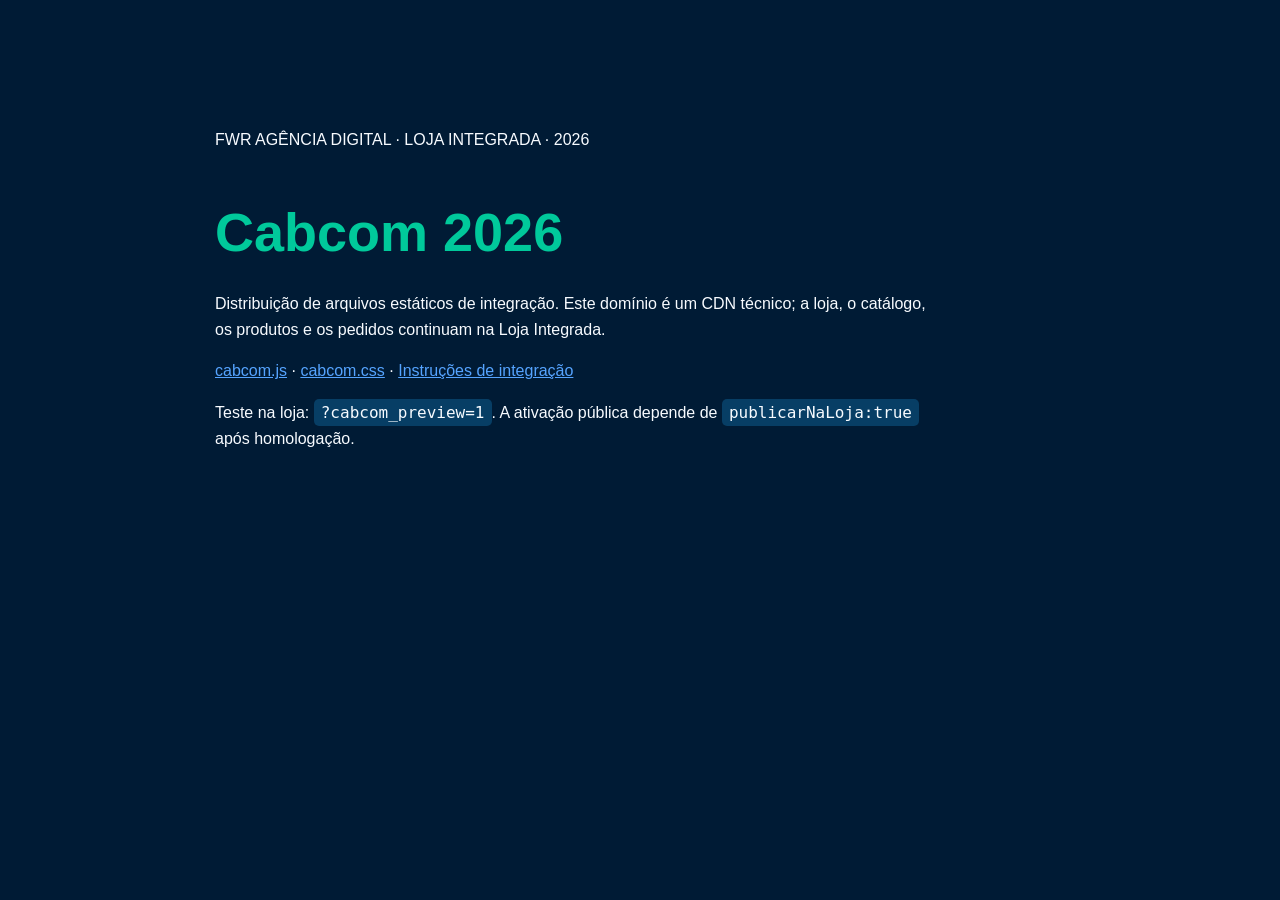
<file: Cabcom/index.html>
<!doctype html><html lang="pt-BR"><head><meta charset="utf-8"><meta name="viewport" content="width=device-width,initial-scale=1"><meta name="robots" content="noindex,nofollow"><title>Cabcom 2026 | FWR Agência Digital</title><style>body{margin:0;background:#001b35;color:#f7fbff;font:16px/1.6 Arial,sans-serif}.wrap{max-width:850px;margin:9vh auto;padding:30px}h1{font-size:clamp(34px,5vw,54px);color:#00c99b;margin-bottom:5px}a{color:#55a4ff}p{max-width:720px}code{background:#073e65;padding:4px 7px;border-radius:5px}</style></head><body><main class="wrap"><p>FWR AGÊNCIA DIGITAL · LOJA INTEGRADA · 2026</p><h1>Cabcom 2026</h1><p>Distribuição de arquivos estáticos de integração. Este domínio é um CDN técnico; a loja, o catálogo, os produtos e os pedidos continuam na Loja Integrada.</p><p><a href="./cabcom.js">cabcom.js</a> · <a href="./cabcom.css">cabcom.css</a> · <a href="./INTEGRACAO-LOJA-INTEGRADA.html">Instruções de integração</a></p><p>Teste na loja: <code>?cabcom_preview=1</code>. A ativação pública depende de <code>publicarNaLoja:true</code> após homologação.</p></main></body></html>
</file>
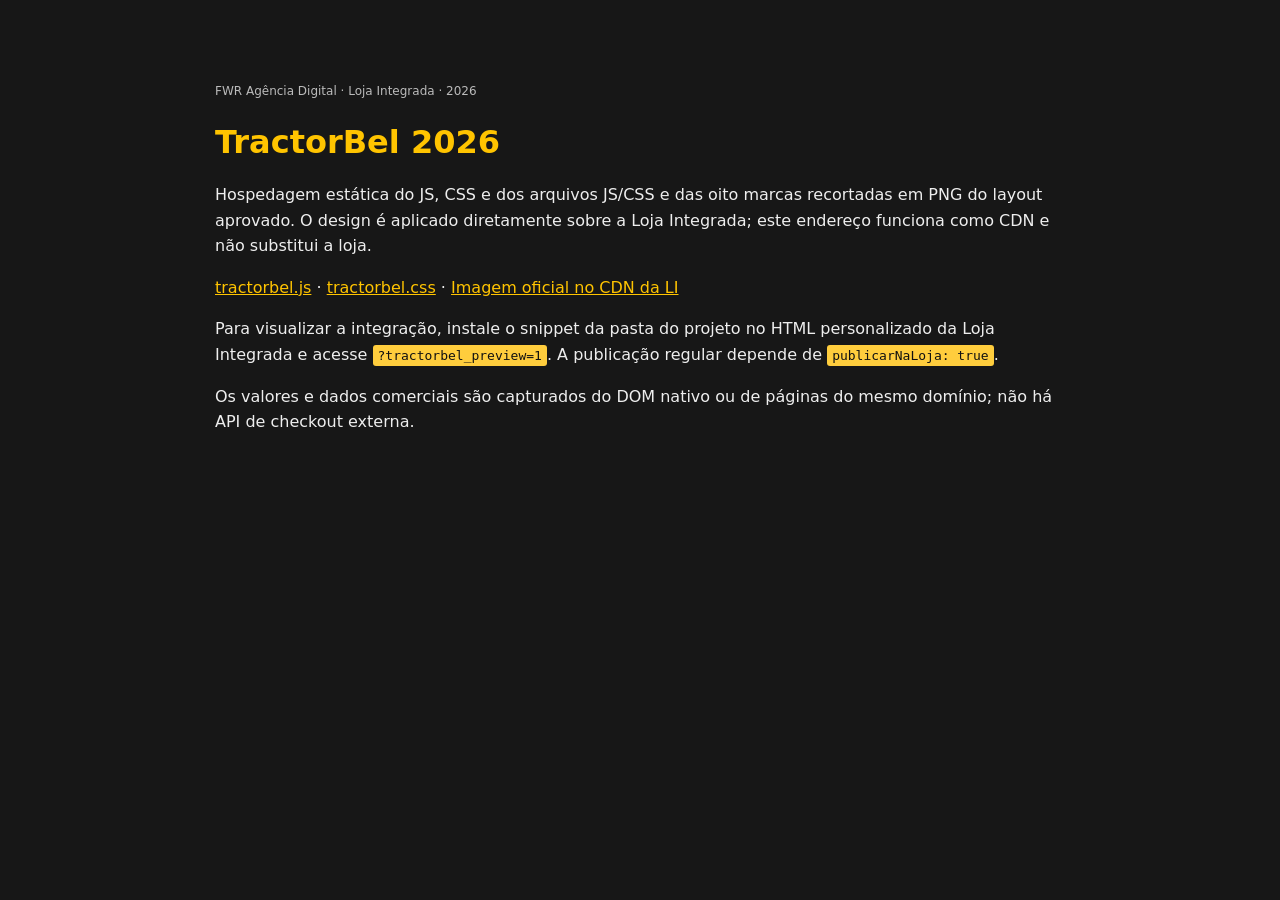
<file: TractorBel/index.html>
<!doctype html>
<html lang="pt-BR">
<head>
<meta charset="utf-8"><meta name="viewport" content="width=device-width,initial-scale=1">
<meta name="robots" content="noindex,nofollow">
<title>TractorBel 2026 · v1.9 — Arquivos de integração | FWR</title>
<style>body{font-family:system-ui,Arial,sans-serif;background:#171717;color:#eee;margin:0}.wrap{max-width:850px;margin:auto;padding:70px 25px}h1{color:#ffc400;font-size:32px}p{line-height:1.6}a{color:#ffc400}code{color:#111;background:#ffcd3d;padding:3px 5px;border-radius:3px}.tag{color:#bbb;font-size:12px}</style>
</head>
<body><main class="wrap"><p class="tag">FWR Agência Digital · Loja Integrada · 2026</p><h1>TractorBel 2026</h1><p>Hospedagem estática do JS, CSS e dos arquivos JS/CSS e das oito marcas recortadas em PNG do layout aprovado. O design é aplicado diretamente sobre a Loja Integrada; este endereço funciona como CDN e não substitui a loja.</p><p><a href="./tractorbel.js">tractorbel.js</a> · <a href="./tractorbel.css">tractorbel.css</a> · <a href="https://cdn.awsli.com.br/901/901888/arquivos/vendedores.jpg">Imagem oficial no CDN da LI</a></p><p>Para visualizar a integração, instale o snippet da pasta do projeto no HTML personalizado da Loja Integrada e acesse <code>?tractorbel_preview=1</code>. A publicação regular depende de <code>publicarNaLoja: true</code>.</p><p>Os valores e dados comerciais são capturados do DOM nativo ou de páginas do mesmo domínio; não há API de checkout externa.</p></main></body></html>
</file>
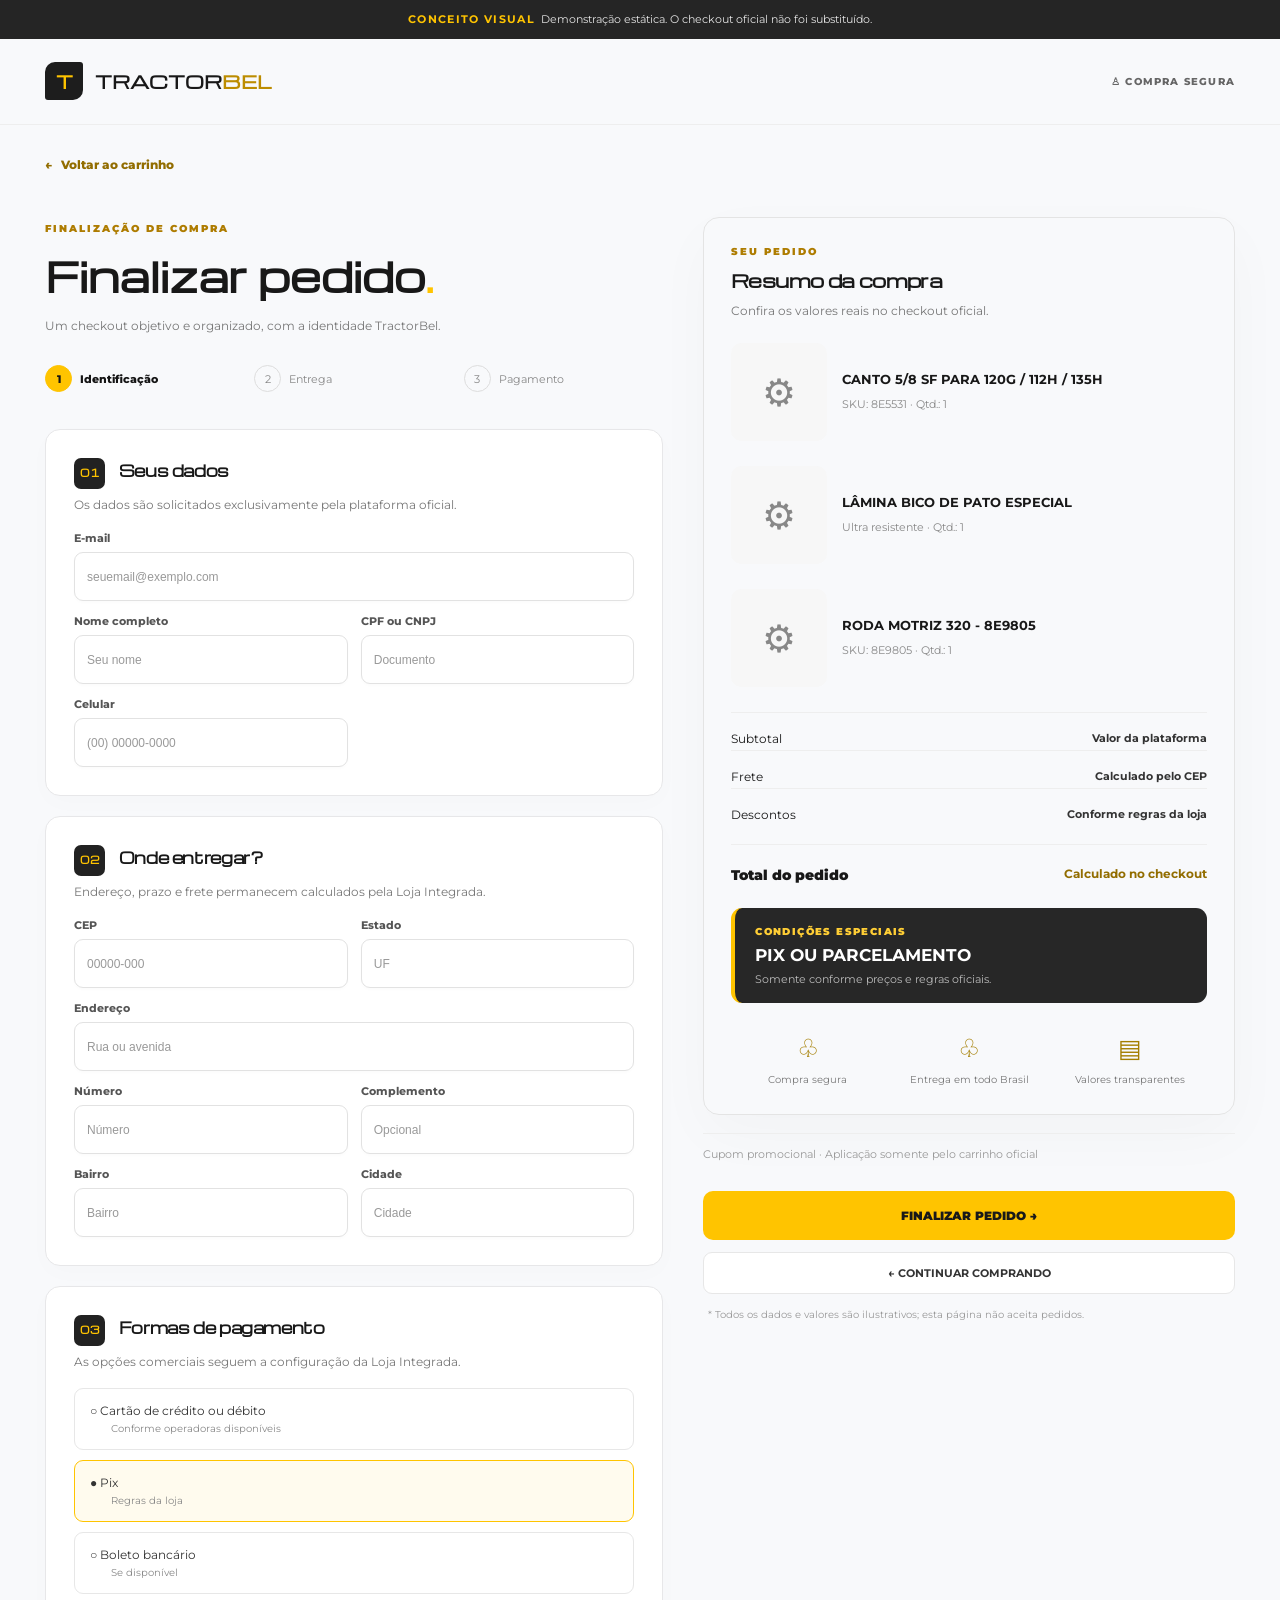
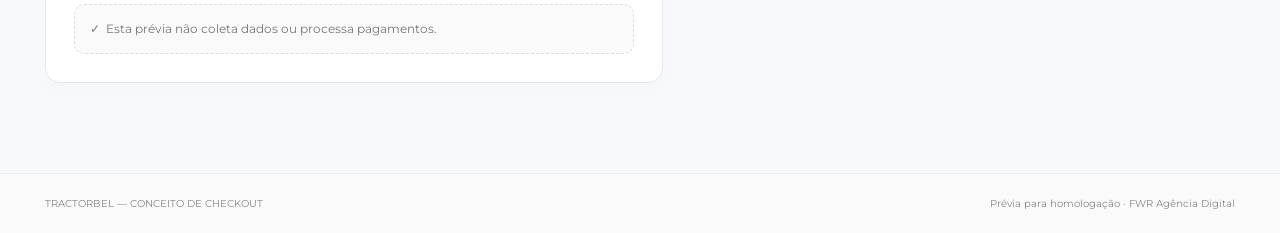
<file: TractorBel/checkout-preview.html>
<!doctype html>
<html lang="pt-BR"><head><meta charset="utf-8"><meta name="viewport" content="width=device-width,initial-scale=1">
<meta name="robots" content="noindex,nofollow"><title>TractorBel | Conceito visual de checkout</title>
<link rel="preconnect" href="https://fonts.googleapis.com">
<link rel="preconnect" href="https://fonts.gstatic.com" crossorigin>
<link href="https://fonts.googleapis.com/css2?family=Michroma&amp;family=Montserrat:ital,wght@0,100..900;1,100..900&amp;display=swap" rel="stylesheet">
<style>
:root{--y:#ffc400;--ink:#181818;--muted:#707070;--line:#e7e7e7}*{box-sizing:border-box}html{font-family:'Montserrat',Arial,sans-serif;-webkit-text-size-adjust:100%}body{margin:0;background:#fff;color:var(--ink)}a{color:inherit;text-decoration:none}.shell{width:min(1190px,calc(100% - 44px));margin:auto}.notice{background:#252525;color:#e3e3e3;padding:11px 20px;text-align:center;font-size:11px;line-height:1.5}.notice strong{color:var(--y);letter-spacing:.12em}.head{border-bottom:1px solid #eee}.head>div{height:85px;display:flex;align-items:center;justify-content:space-between}.brand{display:flex;gap:12px;align-items:center;letter-spacing:.12em;font-size:22px;font-weight:900}.brand i{font-style:normal;background:#1d1d1d;border-radius:10px 3px;width:38px;height:38px;display:grid;place-items:center;color:var(--y)}.brand b{color:#bc8c00}.secure{font-size:10px;letter-spacing:.12em;color:#666;font-weight:800}main{padding:32px 0 70px}.back{font-size:12px;font-weight:800;color:#926d00;margin:0 0 45px}.cols{display:grid;grid-template-columns:minmax(0,1fr) minmax(310px,420px);gap:clamp(36px,6vw,110px);align-items:start}.eyebrow{font-size:10px;font-weight:900;letter-spacing:.2em;color:#ae7c00}h1{font-size:clamp(33px,4vw,50px);letter-spacing:-.055em;margin:11px 0 10px;line-height:1.08}h1 em{color:var(--y);font-style:normal}.sub{font-size:12px;color:#777;line-height:1.55}.steps{display:flex;align-items:center;gap:10px;margin:30px 0 37px}.step{flex:1 1 0;display:flex;gap:8px;align-items:center;white-space:nowrap;font-size:11px;color:#888}.step span{display:grid;place-items:center;border:1px solid #ddd;border-radius:50%;width:27px;height:27px;flex:0 0 27px;font-size:11px}.step:first-child{color:#151515;font-weight:800}.step:first-child span{background:var(--y);border-color:var(--y)}.group{margin:0 0 32px}.group h2{font-size:18px;letter-spacing:-.025em;margin:0 0 7px}.group h2 i{display:inline-grid;place-items:center;font-style:normal;font-size:10px;background:#222;color:var(--y);width:31px;height:31px;border-radius:7px;margin-right:10px}.group p{margin:0 0 17px;font-size:12px;line-height:1.5;color:#777}.fields{display:grid;grid-template-columns:repeat(2,minmax(0,1fr));gap:13px}.fields label{display:block;font-size:11px;font-weight:750;color:#555}.fields label.wide{grid-column:1/-1}.fields input{width:100%;height:49px;margin-top:7px;padding:0 12px;border:1px solid #e2e2e2;border-radius:9px;background:#fff;color:#8a8a8a;box-shadow:0 2px 3px #00000004;font-size:12px;opacity:1;-webkit-text-fill-color:#999}.fields input::placeholder{color:#9a9a9a}.native{padding:15px;background:#fafafa;border:1px dashed #ddd;border-radius:10px;font-size:12px;color:#777;line-height:1.5}.cta{background:var(--y);border-radius:10px;min-height:57px;display:grid;place-items:center;text-align:center;font-weight:900;font-size:13px;color:#181818;opacity:.84;cursor:not-allowed;padding:12px}.footnote{text-align:center;font-size:10px;color:#888;line-height:1.5}.summary{padding:27px;border:1px solid #e4e4e4;border-radius:18px;box-shadow:0 20px 60px #00000007}.summary .eyebrow{display:block}.summary h2{font-size:22px;letter-spacing:-.035em;margin:9px 0}.summary .sub{margin:0 0 23px}.item{display:flex;align-items:center;gap:15px;padding:0 0 25px}.item .thumb{height:98px;width:96px;flex:0 0 96px;border-radius:10px;background:#f7f7f7;display:grid;place-items:center;font-size:38px;color:#888}.item strong{display:block;font-size:13px}.item small{display:block;font-size:11px;line-height:1.5;color:#888;margin-top:9px}.line{border-top:1px solid #eee;padding:18px 0 0;margin:0 0 4px;display:flex;justify-content:space-between;gap:12px;font-size:12px}.line strong{text-align:right;font-size:11px;max-width:60%;color:#333}.total{border-top:1px solid #eee;margin-top:22px;padding-top:21px;display:flex;justify-content:space-between;gap:12px;font-size:14px;font-weight:900}.total strong{font-size:12px;color:#926d00;text-align:right}.pix{margin-top:24px;background:#272727;border-radius:11px;border-left:4px solid var(--y);padding:17px 20px;color:#fff}.pix small{display:block;font-size:10px;letter-spacing:.14em;color:#ffce35;font-weight:900}.pix strong{display:block;font-size:17px;margin:7px 0}.pix p{margin:0;color:#bbb;font-size:11px}.trust{display:grid;grid-template-columns:repeat(3,1fr);gap:8px;margin-top:28px;text-align:center;color:#777;font-size:10px;line-height:1.4}.trust b{display:block;color:#a47e00;font-size:25px;font-weight:400;margin-bottom:7px}.alert{font-size:10px;color:#999;line-height:1.6;margin:13px 5px}.bottom{border-top:1px solid #eee;background:#fafafa;padding:23px 0;font-size:10px;color:#888}.bottom>div{display:flex;justify-content:space-between;flex-wrap:wrap;gap:10px}
@media(max-width:900px){.cols{grid-template-columns:minmax(0,1fr) minmax(280px,340px);gap:30px}.summary{padding:20px}}
@media(max-width:740px){.head>div{height:69px}.shell{width:min(650px,calc(100% - 30px))}.cols{display:flex;flex-direction:column;gap:35px}.cols>*{width:100%}.back{margin-bottom:28px}.steps{margin:25px 0 33px}.summary{padding:21px}main{padding:23px 0 47px}}
@media(max-width:430px){.brand{font-size:17px;gap:8px}.brand i{width:34px;height:34px}.secure{font-size:0}.secure:before{content:'🔒';font-size:17px}.step{font-size:9px;gap:6px}.step span{width:25px;height:25px;flex-basis:25px}.steps{gap:4px}h1{font-size:33px}.fields{gap:12px 10px}.item .thumb{width:76px;height:81px;flex-basis:76px}.trust{font-size:9px}}
html h1,html h2,html h3,html h4,html h5,html h6,html .brand{font-family:'Michroma',Arial,sans-serif!important;letter-spacing:0;line-height:1.45}html .brand{font-size:clamp(12px,1.4vw,18px)}html h1{font-size:clamp(24px,3.2vw,40px)}html .summary h2{font-size:18px}html .group h2{font-size:15px}@media(max-width:430px){html h1{font-size:23px}html .brand{font-size:11px}}

/* Referencia 2 colunas: dados à esquerda, resumo e CTA à direita */
body{background:#f8f9fb!important}
.cols{grid-template-columns:minmax(0,1fr) minmax(320px,.86fr);gap:clamp(20px,3.1vw,43px)}
.group{background:#fff;border:1px solid #e7e7e9;padding:clamp(17px,2.2vw,28px);border-radius:15px;margin:0 0 20px;box-shadow:0 7px 25px #00000004}
.summary{border-radius:16px}
.payment-choice{padding:14px 15px;border:1px solid #e7e7e7;border-radius:9px;margin:10px 0;color:#333;font-size:12px}
.payment-choice.active{border-color:#ffc400;background:#fffbee}
.payment-choice small{display:block;margin:4px 0 0 21px;color:#888;font-size:10px}
.preview-checkout-cta{background:#ffc400;border-radius:10px;margin-top:17px;padding:17px;text-align:center;font-weight:900;color:#191919;font-size:12px;cursor:not-allowed}
.preview-checkout-back{display:block;margin-top:12px;padding:13px;border:1px solid #e7e7e7;background:#fff;border-radius:9px;color:#333;text-align:center;font-weight:700;text-decoration:none;font-size:11px}
.preview-coupon{padding:13px 0;margin-top:18px;border-top:1px solid #eee;color:#999;font-size:11px}
@media(max-width:767px){.cols{grid-template-columns:minmax(0,1fr)}.group{padding:18px}.summary{padding:17px}}
</style></head><body>
<div class="notice"><strong>CONCEITO VISUAL</strong> &nbsp;Demonstração estática. O checkout oficial não foi substituído.</div>
<header class="head"><div class="shell"><a class="brand" href="https://www.lojatractorbel.com.br/" aria-label="Loja TractorBel"><i>T</i><span>TRACTOR<b>BEL</b></span></a><span class="secure">♙ COMPRA SEGURA</span></div></header>
<main class="shell"><div class="back"><a href="https://www.lojatractorbel.com.br/carrinho/index?tractorbel_preview=1">← &nbsp; Voltar ao carrinho</a></div><div class="cols">
<section><span class="eyebrow">FINALIZAÇÃO DE COMPRA</span><h1>Finalizar pedido<em>.</em></h1><p class="sub">Um checkout objetivo e organizado, com a identidade TractorBel.</p>
<div class="steps" aria-label="Etapas ilustrativas"><div class="step"><span>1</span> Identificação</div><div class="step"><span>2</span> Entrega</div><div class="step"><span>3</span> Pagamento</div></div>
<div class="group"><h2><i>01</i> Seus dados</h2><p>Os dados são solicitados exclusivamente pela plataforma oficial.</p><div class="fields">
<label class="wide">E-mail<input disabled placeholder="seuemail@exemplo.com"></label><label>Nome completo<input disabled placeholder="Seu nome"></label><label>CPF ou CNPJ<input disabled placeholder="Documento"></label><label>Celular<input disabled placeholder="(00) 00000-0000"></label></div></div>
<div class="group"><h2><i>02</i> Onde entregar?</h2><p>Endereço, prazo e frete permanecem calculados pela Loja Integrada.</p><div class="fields">
<label>CEP<input disabled placeholder="00000-000"></label><label>Estado<input disabled placeholder="UF"></label><label class="wide">Endereço<input disabled placeholder="Rua ou avenida"></label><label>Número<input disabled placeholder="Número"></label><label>Complemento<input disabled placeholder="Opcional"></label><label>Bairro<input disabled placeholder="Bairro"></label><label>Cidade<input disabled placeholder="Cidade"></label></div></div>
<div class="group"><h2><i>03</i> Formas de pagamento</h2><p>As opções comerciais seguem a configuração da Loja Integrada.</p><div class="payment-choice">○ Cartão de crédito ou débito<small>Conforme operadoras disponíveis</small></div><div class="payment-choice active">● Pix<small>Regras da loja</small></div><div class="payment-choice">○ Boleto bancário<small>Se disponível</small></div><div class="native">✓ &nbsp;Esta prévia não coleta dados ou processa pagamentos.</div></div>
</section>
<aside><div class="summary"><span class="eyebrow">SEU PEDIDO</span><h2>Resumo da compra</h2><p class="sub">Confira os valores reais no checkout oficial.</p>
<div class="item"><div class="thumb" aria-hidden="true">⚙</div><div><strong>CANTO 5/8 SF PARA 120G / 112H / 135H</strong><small>SKU: 8E5531 · Qtd.: 1</small></div></div><div class="item"><div class="thumb" aria-hidden="true">⚙</div><div><strong>LÂMINA BICO DE PATO ESPECIAL</strong><small>Ultra resistente · Qtd.: 1</small></div></div><div class="item"><div class="thumb" aria-hidden="true">⚙</div><div><strong>RODA MOTRIZ 320 - 8E9805</strong><small>SKU: 8E9805 · Qtd.: 1</small></div></div>
<div class="line"><span>Subtotal</span><strong>Valor da plataforma</strong></div><div class="line"><span>Frete</span><strong>Calculado pelo CEP</strong></div><div class="line"><span>Descontos</span><strong>Conforme regras da loja</strong></div><div class="total"><span>Total do pedido</span><strong>Calculado no checkout</strong></div>
<div class="pix"><small>CONDIÇÕES ESPECIAIS</small><strong>PIX OU PARCELAMENTO</strong><p>Somente conforme preços e regras oficiais.</p></div>
<div class="trust"><div><b>♧</b>Compra segura</div><div><b>♧</b>Entrega em todo Brasil</div><div><b>▤</b>Valores transparentes</div></div></div><div class="preview-coupon">Cupom promocional · Aplicação somente pelo carrinho oficial</div><div class="preview-checkout-cta" aria-disabled="true">FINALIZAR PEDIDO →</div><a class="preview-checkout-back" href="https://www.lojatractorbel.com.br/carrinho/index">← CONTINUAR COMPRANDO</a><p class="alert">* Todos os dados e valores são ilustrativos; esta página não aceita pedidos.</p></aside></div></main>
<footer class="bottom"><div class="shell"><span>TRACTORBEL — CONCEITO DE CHECKOUT</span><span>Prévia para homologação · FWR Agência Digital</span></div></footer>
</body></html>
</file>
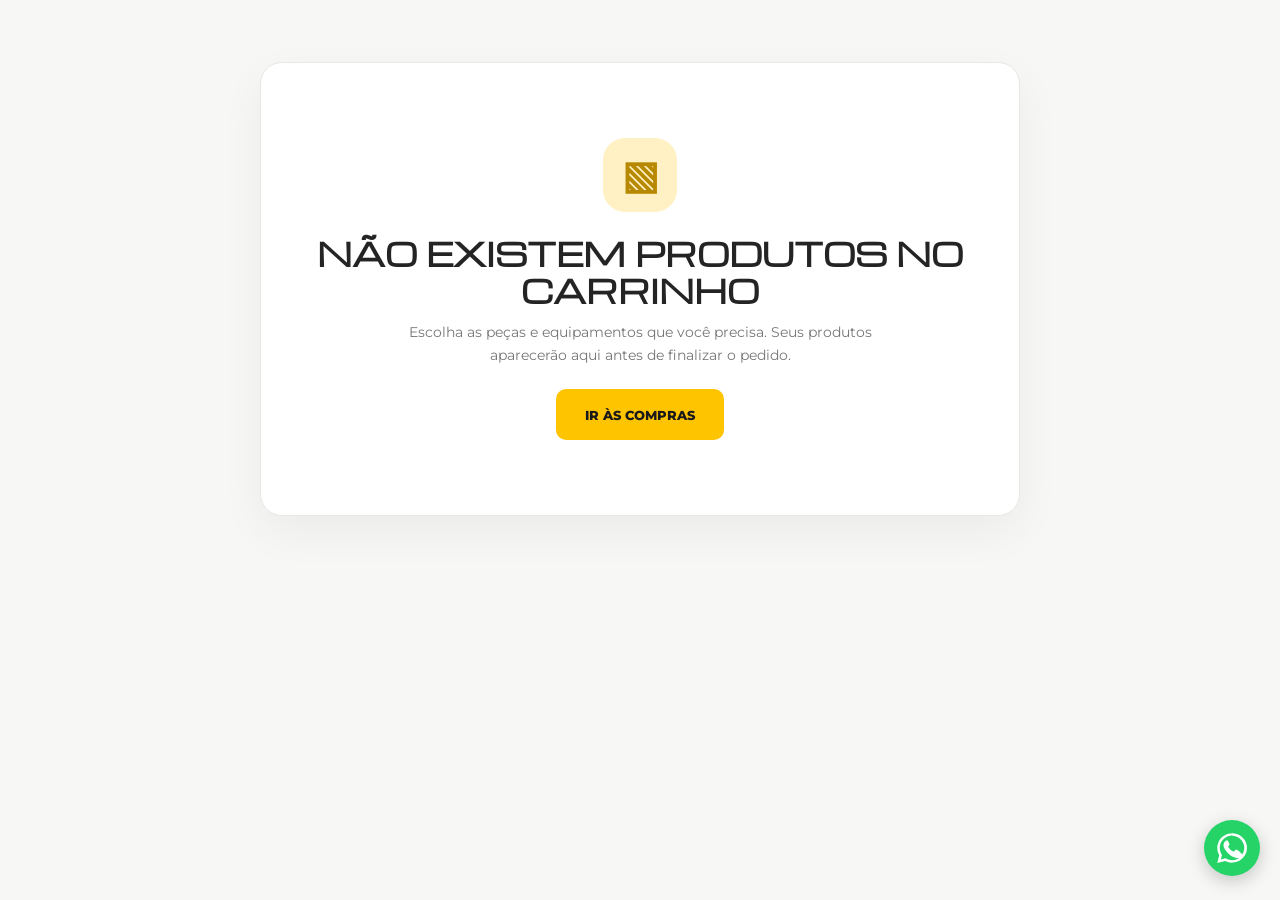
<file: TractorBel/tests/cart-empty-fixture-v115.html>
<!DOCTYPE html><html lang="pt-BR"><head><meta charset="utf-8"><meta name="viewport" content="width=device-width,initial-scale=1"><link rel="stylesheet" href="../tractorbel.css"><style>body{margin:0;font-family:Arial,sans-serif}</style></head><body class="pagina-carrinho"><main id="corpo"><div class="conteiner"><div class="secao-principal row-fluid sem-coluna"><div class="caixa-destaque"><h1>Não existem produtos no carrinho</h1><br><br><a href="/" class="botao principal">Ir às compras</a></div></div></div></main><script>window.TractorBelSettings={topo:{ativo:false},rodape:{ativo:false}};</script><script src="../tractorbel.js"></script></body></html>
</file>
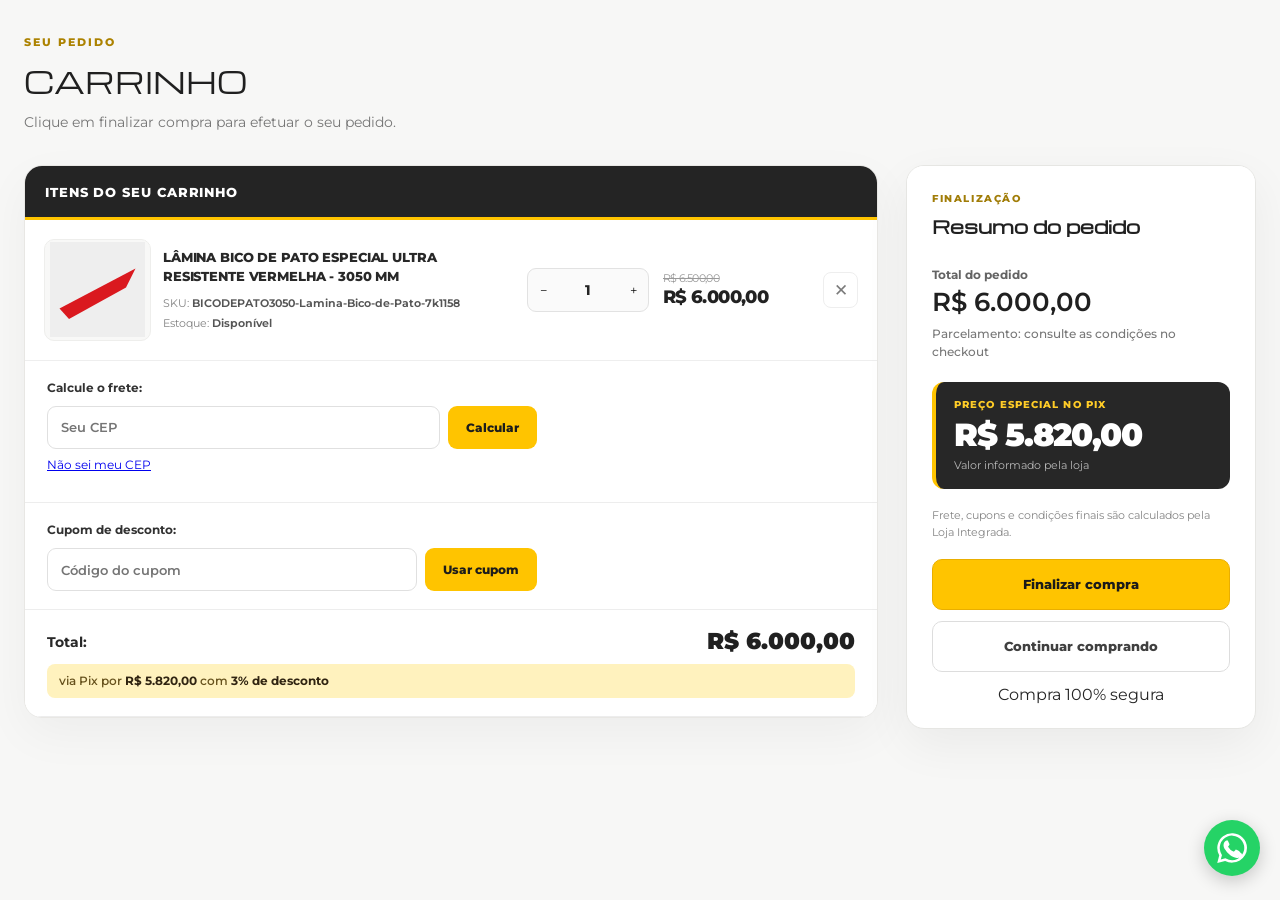
<file: TractorBel/tests/cart-fixture-v115.html>
<!DOCTYPE html><html lang="pt-BR"><head><meta charset="utf-8"><meta name="viewport" content="width=device-width,initial-scale=1"><title>Carrinho TractorBel — teste local</title><link rel="stylesheet" href="../tractorbel.css"><style>body{margin:0;font-family:Arial,sans-serif;color:#222} .conteiner{max-width:1200px;margin:auto} #corpo{padding:24px 0}.table{width:100%}.table td,.table th{padding:8px;border-bottom:1px solid #eee}.botao{display:inline-block;padding:12px;border:1px solid #ddd}.hidden-phone{display:table-row}.caixa-sombreada{padding:15px}.produto-info ul{padding-left:0;list-style:none}</style></head>
<body class="pagina-carrinho"><main id="corpo"><div class="conteiner"><div class="secao-principal row-fluid sem-coluna"><div class="finalizar-compra"><div class="cabecalho-interno row-fluid"><div class="span12"><h1 class="titulo cor-secundaria">Carrinho <small>Clique em finalizar compra para efetuar o seu pedido.</small></h1></div></div><div class="caixa-sombreada"><table class="table tabela-carrinho border-alpha"><thead><th colspan="2">Produto</th><th>Quantidade</th><th>Preço</th><th>Excluir</th></thead><tbody>
<tr data-produto-id="398845017" data-produto-quantidade="1"><td class="sem-borda conteiner-imagem"><div class="imagem"><a href="/lamina"><img src="data:image/svg+xml,%3Csvg xmlns='http://www.w3.org/2000/svg' width='100' height='100'%3E%3Crect width='100' height='100' fill='%23eeeeee'/%3E%3Cpath d='M10 70L90 28L80 48L20 81Z' fill='%23da191f'/%3E%3C/svg%3E" alt="Lâmina Vermelha"></a></div></td><td class="sem-borda"><div class="produto-info"><a href="/lamina" class="cor-secundaria">LÂMINA BICO DE PATO ESPECIAL ULTRA RESISTENTE VERMELHA - 3050 MM</a><ul><li><span>SKU: <strong>BICODEPATO3050-Lamina-Bico-de-Pato-7k1158</strong></span></li><li><span>Estoque: <strong>Disponível</strong></span></li></ul></div></td><td class="clearfix"><form action="/carrinho/produto/398845017/atualizar" method="post"><div class="quantidade"><a href="/quantidade/menos" class="cor-secundaria icon-minus">−</a><input type="hidden" name="quantidade_atual" value="1"><input type="text" class="input-mini" name="quantidade" value="1"><a href="/quantidade/mais" class="cor-secundaria icon-plus">+</a><button class="botao principal pequeno atualizar-quantidade">Atualizar quantidade</button></div></form></td><td class="col-item-unit-price" data-item-unit-valor="6000"><div class="preco-produto"><strong class="preco-promocional cor-principal titulo"><div class="preco-produto destaque-preco com-promocao"><div><s class="preco-venda titulo">R$ 6.500,00</s><strong class="preco-promocional cor-principal titulo">R$ 6.000,00</strong></div></div></strong></div></td><td><div class="excluir"><a href="/carrinho/produto/398845017/remover" class="icon-trash cor-secundaria">✕</a></div></td></tr>
<tr class="hidden-phone bg-dark"><td colspan="3">&nbsp;</td><td colspan="3"><div class="subtotal"><span>Subtotal:</span> <strong class="titulo cor-principal valor-subtotal" data-subtotal-valor="6000">R$ 6.000,00</strong></div></td></tr>
<tr class="bg-dark"><td colspan="3"><form class="form-horizontal" id="formCalcularFrete"><div class="control-group"><label class="control-label" for="calcularFrete"><b>Calcule o frete:</b></label><div class="controls"><div class="input-append"><input type="tel" id="calcularFrete" class="input-small input-cep" placeholder="Seu CEP"><button class="btn" id="btn-frete" type="submit">Calcular</button></div><span class="help-inline"><a href="/nao_sei_o_cep/">Não sei meu CEP</a></span></div></div></form></td><td colspan="2"><div class="formas-envio"><ul></ul></div></td></tr>
<tr class="bg-dark"><td colspan="3"><form class="form-horizontal" action="/carrinho/cupom/validar"><div class="control-group"><label for="usarCupom" class="control-label"><b>Cupom de desconto:</b></label><div class="controls"><div class="input-append"><input type="text" id="usarCupom" name="cupom" placeholder="Código do cupom"><button class="btn" id="btn-cupom" type="submit">Usar cupom</button></div></div></div></form></td><td colspan="3"></td></tr>
<tr class="bg-dark"><td colspan="6"><div class="total"><span>Total:</span> <strong class="titulo cor-principal valor-total" data-total-valor="6.000,00">R$ 6.000,00</strong></div><div class="valores-descontos"><div class="descontos avista"><span>via Pix por <strong class="cor-principal titulo font-15">R$ 5.820,00</strong> com <strong>3% de desconto</strong></span></div></div></td></tr>
</tbody></table></div><div id="li-box-payment-minimum-value" class="alert" style="display:none">Mensagem da plataforma</div><form action="/checkout/redirect/" method="post"><div class="acao-editar row-fluid"><div class="span12"><a href="/" class="botao">Continuar comprando</a><button class="botao principal grande" type="submit"><i class="icon-ok"></i> Finalizar compra</button></div><div class="selo-ssl hidden-phone">Compra 100% segura</div></div></form></div></div></div></main>
<script>window.TractorBelSettings={topo:{ativo:false},home:{ativo:false},rodape:{ativo:false},catalogo:{ativo:false},produto:{ativo:false}};document.addEventListener('submit',e=>{if(e.target.closest('form')){e.preventDefault();window.__lastForm=e.target.getAttribute('action')||e.target.id}},true);document.addEventListener('click',e=>{if(e.target.closest('.quantidade a,.excluir a')){e.preventDefault();window.__lastLink=e.target.closest('a').getAttribute('href')}},true)</script><script src="../tractorbel.js"></script></body></html>
</file>
<file: TractorBel/tractorbel.css>
@import url('https://fonts.googleapis.com/css2?family=Michroma&family=Montserrat:ital,wght@0,100..900;1,100..900&display=swap');
/* TractorBel 2026 - FWR Agencia Digital v1.9.0 - CSS escopado */
:root{--tb26-yellow:#ffbc00;--tb26-yellow-strong:#ffc400;--tb26-dark:#191919;--tb26-ink:#252525;--tb26-muted:#929292;--tb26-width:1760px;--tb26-gutter:clamp(16px,4vw,70px)}
.tb26-active{overflow-x:clip}
.tb26-active .tb26-home,.tb26-active .tb26-header,.tb26-active .tb26-footer{box-sizing:border-box;font-family:'Montserrat',Arial,sans-serif}
.tb26-active .tb26-home *, .tb26-active .tb26-header *, .tb26-active .tb26-footer *{box-sizing:border-box}
.tb26-active .tb26-home img,.tb26-active .tb26-header img,.tb26-active .tb26-footer img{max-width:100%;display:block}
.tb26-container{width:min(100%,calc(var(--tb26-width) + var(--tb26-gutter)*2));margin-inline:auto;padding-inline:var(--tb26-gutter)}
.tb26-with-header #cabecalho.tb26-native-header{display:none!important}
.tb26-with-home #corpo.tb26-native-home{display:none!important}
.tb26-with-footer #rodape.tb26-native-footer{display:none!important}
.tb26-active .tb26-home a:focus-visible,.tb26-active .tb26-header a:focus-visible,.tb26-active .tb26-header button:focus-visible,.tb26-active .tb26-home button:focus-visible,.tb26-active .tb26-footer a:focus-visible{outline:3px solid var(--tb26-yellow);outline-offset:3px}
.tb26-header{position:sticky;top:0;z-index:990;isolation:isolate;border-top:5px solid var(--tb26-yellow);background:#1d1d1d;color:#fff;min-height:118px}
.tb26-header__wrap{height:118px;display:flex;align-items:center;gap:clamp(20px,2.4vw,48px)}
.tb26-logo{flex:0 0 clamp(180px,15vw,270px);display:block}
.tb26-logo img{width:100%;height:auto;aspect-ratio:741/176;object-fit:contain}
.tb26-nav{display:flex;align-items:center;justify-content:space-between;flex:1;gap:clamp(8px,1vw,20px)}
.tb26-nav__link{font-size:clamp(10px,.8vw,14px);white-space:nowrap;line-height:1.2;text-decoration:none!important;color:#eee!important;padding:9px 0 11px;border-bottom:2px solid var(--tb26-yellow);transition:color .2s}
.tb26-nav__link:hover{color:var(--tb26-yellow)!important}
.tb26-actions{display:flex;align-items:center;gap:6px;flex:none}
.tb26-icon{width:33px;height:38px;display:grid;place-items:center;position:relative;border:0;background:transparent;cursor:pointer;color:var(--tb26-yellow);padding:3px;font-size:34px;font-weight:300;text-decoration:none!important}
.tb26-icon svg{width:27px;height:27px;fill:none;stroke:var(--tb26-yellow);stroke-linecap:round;stroke-linejoin:round;stroke-width:1.8}
.tb26-cart__count{position:absolute;top:-7px;right:-5px;background:#434343;color:#fff;border-radius:100px;font:11px/1 'Montserrat',Arial,sans-serif;padding:4px 5px;min-width:18px;text-align:center}
.tb26-mobile-toggle{display:none}
.tb26-search{position:absolute;right:max(20px,calc((100vw - var(--tb26-width))/2));top:100%;width:min(440px,calc(100vw - 30px));padding:13px;background:#202020;box-shadow:0 10px 30px #0006;display:none;gap:8px}
.tb26-search-visible .tb26-search{display:flex}
.tb26-search input{min-width:0;flex:1;height:44px;border:1px solid #555;background:#fff;color:#222;padding:10px 14px;font-size:15px;border-radius:2px}
.tb26-search button{background:var(--tb26-yellow);color:#131313;border:0;padding:9px 18px;font-weight:750;cursor:pointer}
.tb26-home{background:#fff;color:var(--tb26-ink);min-height:600px;overflow:hidden}
.tb26-brands{background:linear-gradient(180deg,#202020 0%,#292929 62%,#676767 100%);color:#fff;padding:20px 0 36px}
.tb26-brands__title{font-size:clamp(19px,2vw,38px);font-weight:400;text-align:center;letter-spacing:.01em;margin:0 0 21px;line-height:1.25;color:#fff}
.tb26-benefits{background:linear-gradient(#545454,#ededed);padding:27px 0 38px}
.tb26-benefits__grid{display:grid;grid-template-columns:repeat(4,1fr);gap:24px}
.tb26-benefits__item{display:flex;align-items:center;gap:9px;color:#e3e3e3;font:600 clamp(11px,.9vw,16px)/1.25 'Montserrat',Arial,sans-serif;text-transform:uppercase}
.tb26-benefits__item b{font-size:31px;font-weight:500;color:#e6e6e6;line-height:1}
.tb26-institutional-banner{padding-top:36px;padding-bottom:44px;position:relative;z-index:1}
.tb26-institutional-banner img{width:100%;height:auto;aspect-ratio:1719/402;object-fit:cover}
.tb26-section{padding-block:clamp(55px,6vw,105px)}
.tb26-title{display:table;position:relative;margin:0 auto clamp(34px,4vw,76px);color:#fff;font-size:clamp(20px,1.6vw,30px);font-weight:400;line-height:1.25;text-transform:uppercase;text-align:center;letter-spacing:-.03em}
.tb26-title:after{content:'';display:block;height:5px;width:33%;min-width:95px;background:var(--tb26-yellow);margin:14px auto 0}
.tb26-title--dark{color:#242424}
.tb26-title--left{margin-left:0;text-align:left}
.tb26-title--left:after{margin-left:0}
.tb26-carousel{background:#202020 var(--tb26-bg-featured,none) center/cover no-repeat}
.tb26-carousel__track{display:flex;gap:12px;overflow-x:auto;scrollbar-width:none;scroll-snap-type:x mandatory;overscroll-behavior-x:contain;scroll-behavior:smooth;padding:6px 0 8px}
.tb26-carousel__track::-webkit-scrollbar{display:none}
.tb26-product{display:flex;flex-flow:column nowrap;flex:0 0 calc((100% - 48px)/5);min-width:0;background:#fff;color:#242424!important;text-decoration:none!important;scroll-snap-align:start;position:relative;clip-path:polygon(0 0,100% 0,100% calc(100% - 18px),calc(100% - 18px) 100%,0 100%);transition:transform .2s}
.tb26-product:hover{transform:translateY(-3px)}
.tb26-product__image{width:100%;aspect-ratio:1/1;background:linear-gradient(125deg,#f9f9f9,#f0f0f0);display:grid;place-items:center;overflow:hidden}
.tb26-product__image img{width:100%;height:100%;object-fit:contain;padding:9px}
.tb26-product__details{padding:14px 14px 20px;flex:1;min-height:125px}
.tb26-product__title{margin:0 0 12px!important;font:750 clamp(11px,.84vw,14px)/1.25 'Montserrat',Arial,sans-serif!important;color:#353535!important;height:2.6em;overflow:hidden;display:-webkit-box;-webkit-box-orient:vertical;-webkit-line-clamp:2}
.tb26-product__price{display:block;font:900 clamp(18px,1.5vw,27px)/1.05 'Montserrat',Arial,sans-serif;color:#242424}
.tb26-product__pix{display:block;margin-top:5px;color:#777;font:400 12px/1.2 'Montserrat',Arial,sans-serif}
.tb26-product__consult{display:block;font:750 17px/1.1 'Montserrat',Arial,sans-serif;color:#333}
.tb26-product__cta{display:block;position:relative;background:var(--tb26-yellow);color:#252525;font-weight:600;font-size:clamp(12px,1vw,17px);padding:12px 16px;clip-path:polygon(0 0,60% 0,75% 100%,100% 100%,0 100%);margin-right:12px}
.tb26-carousel__controls{display:flex;justify-content:flex-end;gap:12px;margin-top:20px}
.tb26-arrow{border:2px solid var(--tb26-yellow);background:#222;color:var(--tb26-yellow);font:400 37px/1 'Montserrat',Arial,sans-serif;border-radius:50%;width:43px;height:43px;display:grid;place-items:center;cursor:pointer;padding:0 0 4px}
.tb26-categories{padding:clamp(60px,7vw,116px) 0;background-position:center;background-size:cover}
.tb26-categories__grid{display:grid;grid-template-columns:repeat(3,minmax(0,1fr));align-items:end;gap:clamp(24px,5.5vw,110px)}
.tb26-categories__card{display:block;transition:transform .2s ease;text-align:center}
.tb26-categories__card:hover{transform:translateY(-5px)}
.tb26-categories__card img{width:100%;height:auto;aspect-ratio:592/530;object-fit:contain}
.tb26-miniatures{padding:clamp(55px,5.5vw,105px) 0;background:#050505;color:#fff}
.tb26-miniatures .tb26-title{margin-bottom:40px}
.tb26-miniatures__layout{display:grid;grid-template-columns:36% minmax(0,64%);gap:20px;align-items:center;min-height:470px}
.tb26-miniatures__art{width:100%;height:100%;min-height:420px;background-position:left center;background-size:cover;background-repeat:no-repeat}
.tb26-miniatures__products{min-width:0}
.tb26-miniatures__products .tb26-section{padding:0;background:none}
.tb26-miniatures__products .tb26-title{display:none}
.tb26-miniatures__products .tb26-container{padding:0}
.tb26-miniatures__products .tb26-product{flex-basis:calc((100% - 24px)/3)}
.tb26-miniatures__fallback{display:block;padding:25px;font-size:18px;color:var(--tb26-yellow)!important;text-decoration:none}
.tb26-carousel--best{background:#222 var(--tb26-bg-best,none) center/cover no-repeat}
.tb26-solutions{padding:clamp(65px,7vw,130px) 0;background:#fff}
.tb26-solutions__grid{display:grid;grid-template-columns:repeat(4,minmax(0,1fr));gap:clamp(14px,2vw,38px);align-items:end}
.tb26-solutions__card{display:block;transition:transform .2s ease}
.tb26-solutions__card:hover{transform:translateY(-4px)}
.tb26-solutions__card img{width:100%;aspect-ratio:480/685;height:auto;object-fit:contain}
.tb26-company{background:linear-gradient(to bottom,#fff 0%,#fff 16%,#ffc400 16%,#ffc400 90%,#fff 90%);padding:0 0 70px}
.tb26-company__grid{display:grid;grid-template-columns:62% 36%;gap:2%;align-items:center}
.tb26-company__info{min-height:460px;background:#171717 var(--tb26-bg-company,none) center/cover no-repeat;padding:clamp(32px,4vw,70px);color:#ddd;display:flex;flex-direction:column;justify-content:center}
.tb26-company__info img{width:min(100%,530px);height:auto;aspect-ratio:698/103;margin-bottom:50px}
.tb26-company__info p{font:400 clamp(12px,1vw,16px)/1.65 'Montserrat',Arial,sans-serif;color:#eee;margin:0 0 22px}
.tb26-company__contact{position:relative;min-height:520px;max-width:490px;width:100%;margin:0 auto;display:flex;align-items:flex-end;overflow:hidden;border-radius:42px 40px 75px 40px;background:#222}
.tb26-company__contact>img{position:absolute;inset:0;width:100%;height:100%;object-fit:cover}
.tb26-company__contact-text{position:relative;z-index:1;display:flex;flex-direction:column;padding:38px clamp(22px,2vw,47px) 46px;color:#fff;width:100%;background:linear-gradient(transparent,#1e1e1ed1 18%,#1e1e1ee8 78%)}
.tb26-company__contact-text small{font-size:13px}
.tb26-company__contact-text h2{font-weight:400;font-size:clamp(27px,2.5vw,44px);line-height:1.1;color:var(--tb26-yellow);margin:4px 0 24px}
.tb26-company__contact-text a{color:#fff!important;text-decoration:none!important;font-size:clamp(11px,1vw,17px);padding:7px 0;overflow-wrap:anywhere}
.tb26-company__contact-text a:hover{color:var(--tb26-yellow)!important}
.tb26-instagram{padding:clamp(40px,6vw,90px) 0 clamp(65px,8vw,130px);background:#fff}
.tb26-instagram__feed{display:block;text-decoration:none}
.tb26-instagram__feed img{width:100%;height:auto;aspect-ratio:1720/522;object-fit:contain}
.tb26-footer{display:grid;grid-template-columns:28% 72%;background:#191919;color:#ececec;min-height:530px}
.tb26-footer__art{background-color:var(--tb26-yellow);background-size:cover;background-position:center;display:flex;align-items:flex-end;justify-content:center;min-height:530px}
.tb26-footer__social{padding:35px;color:#141414;font-size:13px;display:flex;gap:9px;align-items:center;flex-wrap:wrap}
.tb26-footer__social a{color:#141414!important;font-weight:800;text-decoration:none}
.tb26-footer__right{padding:90px clamp(25px,6vw,130px) 35px;display:flex;flex-direction:column;justify-content:space-between}
.tb26-footer__grid{display:grid;grid-template-columns:1fr 1fr 1.25fr;gap:clamp(24px,3vw,55px)}
.tb26-footer__col{display:flex;flex-direction:column;gap:22px;min-width:0}
.tb26-footer__col:not(:first-child){border-left:1px solid #9a7d38;padding-left:clamp(17px,3vw,55px)}
.tb26-footer__col h3{font-size:clamp(13px,1vw,18px);font-weight:600;color:var(--tb26-yellow);margin:0 0 9px;line-height:1.2}
.tb26-footer__col a{color:#eee!important;text-decoration:none!important;font:400 clamp(12px,.9vw,15px)/1.5 'Montserrat',Arial,sans-serif}
.tb26-footer__col a:hover{color:var(--tb26-yellow)!important}
.tb26-footer__col p{color:#bbb;font-size:12px;line-height:1.5;margin:0}
.tb26-footer__native-seals{display:flex;align-items:center;gap:8px;flex-wrap:wrap}
.tb26-footer__native-seals img{max-height:31px;max-width:65px;width:auto;height:auto;object-fit:contain}
.tb26-footer__bottom{display:flex;align-items:center;justify-content:space-between;gap:25px;color:#bbb;font:11px/1.4 'Montserrat',Arial,sans-serif;margin-top:45px}
.tb26-footer__bottom span{white-space:nowrap;color:#fff;font-weight:700}
@media(max-width:1450px){.tb26-header__wrap{gap:16px}.tb26-logo{flex-basis:210px}.tb26-nav{gap:9px}.tb26-nav__link{font-size:10px}.tb26-product{flex-basis:calc((100% - 36px)/4)}}
@media(max-width:1100px){.tb26-header,.tb26-header__wrap{min-height:85px}.tb26-header__wrap{height:85px}.tb26-logo{flex-basis:195px}.tb26-nav{position:absolute;top:100%;left:0;right:0;display:none;flex-direction:column;align-items:stretch;background:#191919;padding:18px var(--tb26-gutter) 25px;box-shadow:0 15px 20px #0005}.tb26-menu-open .tb26-nav{display:flex}.tb26-nav__link{font-size:14px;padding:14px 5px;border-bottom:1px solid #444}.tb26-actions{margin-left:auto}.tb26-mobile-toggle{display:grid;font-size:27px}.tb26-benefits__grid{grid-template-columns:repeat(2,1fr)}.tb26-product{flex-basis:calc((100% - 24px)/3)}.tb26-footer__right{padding:55px 30px}.tb26-footer__grid{gap:20px}.tb26-footer__col:not(:first-child){padding-left:18px}}
@media(max-width:767px){:root{--tb26-gutter:16px}.tb26-header,.tb26-header__wrap{min-height:72px}.tb26-header__wrap{height:72px;gap:8px}.tb26-logo{flex-basis:clamp(160px,47vw,205px)}.tb26-icon{width:30px;height:34px;font-size:29px}.tb26-account{display:none}.tb26-header__wrap{gap:5px}.tb26-icon svg{width:25px;height:25px}.tb26-brands{padding:25px 0 18px}.tb26-brands__title{font-size:clamp(18px,5vw,24px);margin-bottom:20px}.tb26-benefits{padding:18px 0;background:#454545}.tb26-benefits__grid{grid-template-columns:repeat(2,minmax(0,1fr));gap:16px}.tb26-benefits__item{font-size:10px;gap:5px}.tb26-benefits__item b{font-size:23px}.tb26-institutional-banner{padding-top:25px;padding-bottom:24px}.tb26-institutional-banner img{aspect-ratio:1719/402;min-height:130px;object-position:center}.tb26-section{padding-block:42px}.tb26-title{font-size:20px;margin-bottom:28px}.tb26-title:after{height:4px;margin-top:10px}.tb26-product{flex-basis:clamp(180px,68vw,250px)}.tb26-product__title{font-size:12px!important}.tb26-product__details{min-height:120px}.tb26-product__price{font-size:22px}.tb26-product__cta{font-size:14px}.tb26-categories{padding:48px 0}.tb26-categories__grid{grid-template-columns:repeat(3,minmax(0,1fr));gap:6px}.tb26-categories__card img{width:100%}.tb26-miniatures{padding:45px 0}.tb26-miniatures__layout{grid-template-columns:1fr;gap:20px;min-height:0}.tb26-miniatures__art{min-height:220px;background-position:left center;background-size:cover}.tb26-miniatures__products .tb26-product{flex-basis:clamp(170px,65vw,255px)}.tb26-solutions{padding:50px 0}.tb26-solutions__grid{display:grid;grid-auto-flow:column;grid-auto-columns:clamp(180px,62vw,270px);grid-template-columns:none;overflow-x:auto;scroll-snap-type:x mandatory;padding-bottom:12px;gap:18px}.tb26-solutions__card{scroll-snap-align:start}.tb26-company{padding:30px 0 45px}.tb26-company__grid{grid-template-columns:1fr;gap:20px}.tb26-company__info{min-height:330px;padding:32px 24px}.tb26-company__info img{margin-bottom:25px}.tb26-company__contact{max-width:440px;min-height:550px}.tb26-instagram{padding:40px 0 65px}.tb26-instagram__feed{width:100%;overflow:hidden}.tb26-instagram__feed img{width:200%;max-width:none!important;aspect-ratio:1720/522}.tb26-footer{grid-template-columns:1fr}.tb26-footer__art{min-height:220px;background-position:center 35%;background-size:cover}.tb26-footer__social{padding:22px}.tb26-footer__right{padding:42px 23px 28px}.tb26-footer__grid{grid-template-columns:repeat(2,minmax(0,1fr));gap:30px 20px}.tb26-footer__col:not(:first-child){border-left:0;padding-left:0}.tb26-footer__secure{grid-column:1/-1}.tb26-footer__col{gap:15px}.tb26-footer__bottom{align-items:flex-start;flex-direction:column;margin-top:38px;gap:12px}}
@media(max-width:390px){.tb26-logo{flex-basis:151px}.tb26-header__wrap{padding-inline:12px}.tb26-actions{gap:1px}.tb26-benefits__item{font-size:9px}.tb26-brands__title{font-size:17px}}
@media(prefers-reduced-motion:reduce){.tb26-active .tb26-home *,.tb26-active .tb26-header *{scroll-behavior:auto!important;transition:none!important;animation:none!important}}

/* === Motion System v1.1 | fade-in sob demanda, sem deslocar o layout === */
/* Somente componentes criados pela TractorBel; nada da vitrine nativa e afetado. */
.tb26-motion-ready .tb26-reveal{
  transition-property:opacity,transform;
  transition-duration:var(--tb26-reveal-duration,740ms);
  transition-timing-function:cubic-bezier(.22,1,.36,1);
  transition-delay:var(--tb26-reveal-delay,0ms);
}
.tb26-motion-ready .tb26-reveal:not(.tb26-visible){
  opacity:0;
  transform:translate3d(0,var(--tb26-reveal-distance,25px),0);
}
.tb26-motion-ready .tb26-reveal.tb26-visible{
  opacity:1;
  transform:translate3d(0,0,0);
}
/* Microinteracoes so em dispositivos com hover, sem animacao infinita. */
@media (hover:hover) and (pointer:fine){
  .tb26-hover-motion .tb26-product__image img{
    transition:transform .5s cubic-bezier(.22,1,.36,1);
  }
  .tb26-hover-motion .tb26-product:hover .tb26-product__image img{transform:scale(1.055)}
  .tb26-hover-motion .tb26-product__cta{overflow:hidden}
  .tb26-hover-motion .tb26-product__cta::after{
    content:"";position:absolute;inset:-50% -40%;pointer-events:none;
    background:linear-gradient(100deg,transparent 40%,#fff8 50%,transparent 60%);
    transform:translateX(-130%) skewX(-12deg);
    transition:transform .7s cubic-bezier(.22,1,.36,1)
  }
  .tb26-hover-motion .tb26-product:hover .tb26-product__cta::after{transform:translateX(130%) skewX(-12deg)}
  .tb26-hover-motion .tb26-arrow{transition:background-color .25s ease,color .25s ease,transform .25s ease}
  .tb26-hover-motion .tb26-arrow:hover{background:var(--tb26-yellow);color:#161616;transform:scale(1.06)}
  .tb26-hover-motion .tb26-categories__card img,
  .tb26-hover-motion .tb26-solutions__card img{transition:filter .35s ease}
  .tb26-hover-motion .tb26-categories__card:hover img,
  .tb26-hover-motion .tb26-solutions__card:hover img{filter:brightness(1.075)}
  /* Preserva os hovers existentes mesmo apos o fade-in controlar transform. */
  .tb26-motion-ready .tb26-product.tb26-visible:hover{transform:translate3d(0,-4px,0)}
  .tb26-motion-ready .tb26-categories__card.tb26-visible:hover{transform:translate3d(0,-6px,0)}
  .tb26-motion-ready .tb26-solutions__card.tb26-visible:hover{transform:translate3d(0,-5px,0)}
}
@media(prefers-reduced-motion:reduce){
  .tb26-motion-ready .tb26-reveal,
  .tb26-motion-ready .tb26-reveal:not(.tb26-visible),
  .tb26-motion-ready .tb26-reveal.tb26-visible{opacity:1!important;transform:none!important;transition:none!important;animation:none!important}
  .tb26-hover-motion .tb26-product__image img,
  .tb26-hover-motion .tb26-arrow,
  .tb26-hover-motion .tb26-product__cta::after{transition:none!important;transform:none!important}
  .tb26-hover-motion .tb26-product__cta::after{content:none!important}
}

/* TractorBel v1.3 - Drawer de carrinho nativo LI. Isolado para não alterar checkout. */
.tb26-cart-drawer,.tb26-cart-drawer *{box-sizing:border-box}
.tb26-cart-drawer{position:fixed;inset:0;z-index:2147483000;visibility:hidden;pointer-events:none;font-family:'Montserrat',Arial,sans-serif;color:#242424}
.tb26-cart-drawer.is-open{visibility:visible;pointer-events:auto}
.tb26-cart-drawer__backdrop{position:absolute;inset:0;width:100%;height:100%;border:0;background:rgba(10,10,10,.63);opacity:0;transition:opacity .28s ease;cursor:pointer}
.tb26-cart-drawer.is-open .tb26-cart-drawer__backdrop{opacity:1}
.tb26-cart-drawer__panel{position:absolute;right:0;top:0;height:100%;height:100dvh;width:min(100%,460px);display:flex;flex-direction:column;background:#fff;box-shadow:-16px 0 56px rgba(0,0,0,.22);transform:translate3d(102%,0,0);transition:transform .34s cubic-bezier(.2,.75,.25,1);outline:none;overflow:hidden}
.tb26-cart-drawer.is-open .tb26-cart-drawer__panel{transform:translate3d(0,0,0)}
.tb26-cart-drawer__head{flex:none;display:flex;justify-content:space-between;align-items:flex-start;gap:18px;padding:26px 26px 21px;border-top:5px solid var(--tb26-yellow,#ffbc00);border-bottom:1px solid #efefef;background:#1d1d1d;color:#fff}
.tb26-cart-drawer__titles{min-width:0}
.tb26-cart-drawer__eyebrow{font-size:10px;font-weight:800;color:var(--tb26-yellow,#ffbc00);letter-spacing:2.2px}
.tb26-cart-drawer__title{font-size:24px;line-height:1.12;color:#fff;margin:8px 0 6px;font-weight:850}
.tb26-cart-drawer__subtitle{font-size:12px;line-height:1.5;color:#d1d1d1;margin:0}
.tb26-cart-drawer__close{flex:none;width:38px;height:38px;display:grid;place-items:center;background:transparent;border:1px solid #555;border-radius:50%;font:normal 30px/1 'Montserrat',Arial,sans-serif;color:#fff;cursor:pointer;transition:background .2s,border-color .2s,transform .2s}
.tb26-cart-drawer__close:hover{background:#3a3a3a;border-color:var(--tb26-yellow,#ffbc00);transform:rotate(90deg)}
.tb26-cart-drawer__body{flex:1;min-height:0;overflow-y:auto;overscroll-behavior:contain;padding:8px 24px 24px;background:#fff}
.tb26-cart-drawer__list{display:flex;flex-direction:column}
.tb26-cart-drawer__item{display:grid;grid-template-columns:88px minmax(0,1fr);gap:16px;align-items:center;padding:22px 0;border-bottom:1px solid #ededed;min-width:0}
.tb26-cart-drawer__image{height:88px;width:88px;background:#f7f7f7;border:1px solid #eee;border-radius:8px;display:grid;place-items:center;color:#aaa;font-size:29px;overflow:hidden}
.tb26-cart-drawer__image img{width:100%;height:100%;object-fit:contain;display:block}
.tb26-cart-drawer__info{display:flex;flex-direction:column;gap:8px;min-width:0}
.tb26-cart-drawer__item-title{color:#222;font-weight:750;font-size:13px;line-height:1.45;text-decoration:none;overflow-wrap:anywhere}
.tb26-cart-drawer__item-title:hover{color:#b38300}
.tb26-cart-drawer__qty{font-size:12px;color:#777}
.tb26-cart-drawer__price{font-size:16px;font-weight:850;color:#171717}
.tb26-cart-drawer__summary{display:flex;justify-content:space-between;align-items:center;gap:12px;margin-top:24px;padding:20px 16px;background:#f5f5f5;border-radius:8px;font-size:13px;color:#666}
.tb26-cart-drawer__summary strong{font-size:22px;font-weight:850;color:#181818;white-space:nowrap}
.tb26-cart-drawer__status{min-height:240px;display:flex;flex-direction:column;align-items:center;justify-content:center;text-align:center;gap:10px;padding:38px 20px;color:#383838}
.tb26-cart-drawer__status h3{font-size:19px;margin:4px 0;font-weight:850;line-height:1.25}
.tb26-cart-drawer__status p{font-size:13px;line-height:1.6;color:#777;margin:0;max-width:280px}
.tb26-cart-drawer__empty-icon{font-size:35px;color:#777}
.tb26-cart-drawer__spinner{height:32px;width:32px;border-radius:50%;border:3px solid #eee;border-top-color:var(--tb26-yellow,#ffbc00);animation:tb26-cart-spin .75s linear infinite}
@keyframes tb26-cart-spin{to{transform:rotate(360deg)}}
.tb26-cart-drawer__foot{flex:none;display:flex;flex-direction:column;gap:10px;padding:18px 24px max(22px,env(safe-area-inset-bottom));border-top:1px solid #ededed;background:#fff;box-shadow:0 -5px 17px #00000008}
.tb26-cart-drawer__note{font-size:11px;line-height:1.5;color:#858585;text-align:center;padding-bottom:4px}
.tb26-cart-drawer__checkout{display:flex;justify-content:center;align-items:center;min-height:52px;border:0;border-radius:4px;padding:13px 18px;background:var(--tb26-yellow,#ffbc00);font-size:13px;font-weight:900;letter-spacing:.03em;text-align:center;color:#181818!important;text-decoration:none!important;transition:background .2s,transform .2s}
.tb26-cart-drawer__checkout:hover{background:#f4ac00;transform:translateY(-1px)}
.tb26-cart-drawer__continue{min-height:42px;background:#fff;border:1px solid #ddd;border-radius:4px;color:#373737;font-size:12px;font-weight:750;cursor:pointer;transition:border-color .2s,background .2s}
.tb26-cart-drawer__continue:hover{border-color:#999;background:#fafafa}
.tb26-cart-drawer a:focus-visible,.tb26-cart-drawer button:focus-visible{outline:3px solid var(--tb26-yellow,#ffbc00);outline-offset:3px}
.tb26-cart__count[hidden]{display:none!important}
@media(max-width:767px){.tb26-cart-drawer__panel{width:min(100%,420px)}.tb26-cart-drawer__head{padding:22px 20px 19px}.tb26-cart-drawer__body{padding:6px 18px 20px}.tb26-cart-drawer__foot{padding:15px 18px max(18px,env(safe-area-inset-bottom))}.tb26-cart-drawer__item{grid-template-columns:74px minmax(0,1fr);gap:13px}.tb26-cart-drawer__image{width:74px;height:74px}}
@media(prefers-reduced-motion:reduce){.tb26-cart-drawer__backdrop,.tb26-cart-drawer__panel,.tb26-cart-drawer__close,.tb26-cart-drawer__checkout{transition:none!important}.tb26-cart-drawer__spinner{animation:none!important}}

/* === TractorBel 1.4 | Navegacao nativa, sticky header e subtotal/parcelamento === */
.tb26-header{box-shadow:0 0 0 transparent;transition:box-shadow .23s ease,background .23s ease}
.tb26-header.is-scrolled{box-shadow:0 12px 24px rgba(0,0,0,.27);background:#191919}
.tb26-nav{min-width:0}
.tb26-nav__group{position:relative;display:flex;align-items:center;min-width:0;flex:none}
.tb26-nav__group>.tb26-nav__link{display:block;max-width:100%}
.tb26-nav__toggle{flex:none;margin-left:3px;width:18px;height:26px;padding:0;background:transparent;border:0;color:var(--tb26-yellow);display:grid;place-items:center;cursor:pointer}
.tb26-nav__toggle svg{width:15px;height:15px;transition:transform .22s ease}
.tb26-nav__group.is-expanded .tb26-nav__toggle svg{transform:rotate(180deg)}
.tb26-nav__submenu{position:absolute;z-index:999;left:0;top:100%;display:none;list-style:none;margin:0;padding:22px;box-shadow:0 22px 45px rgba(0,0,0,.36);background:#202020;border-top:3px solid var(--tb26-yellow);color:#fff;width:min(720px,calc(100vw - 42px));max-height:min(68vh,660px);overflow-y:auto;overscroll-behavior:contain;grid-template-columns:repeat(3,minmax(0,1fr));gap:6px 20px}
.tb26-nav__group:nth-last-child(-n+3)>.tb26-nav__submenu{left:auto;right:0}
.tb26-nav__group.is-expanded>.tb26-nav__submenu,.tb26-nav__group:focus-within>.tb26-nav__submenu{display:grid}
@media(hover:hover) and (pointer:fine){.tb26-nav__group:hover>.tb26-nav__submenu{display:grid}}
.tb26-nav__submenu-item{list-style:none;min-width:0;padding:0;margin:0}
.tb26-nav__submenu-link{display:block;padding:10px 7px;color:#e9e9e9!important;font:500 12px/1.25 'Montserrat',Arial,sans-serif;text-decoration:none!important;border-bottom:1px solid #373737;white-space:normal;overflow-wrap:anywhere}
.tb26-nav__submenu-link:hover,.tb26-nav__submenu-link:focus-visible{color:var(--tb26-yellow)!important;background:#2c2c2c}
.tb26-nav__sublist{list-style:none;margin:0;padding:0 0 4px 10px;border-left:1px solid #444}
.tb26-nav__sublist .tb26-nav__submenu-link{font-size:11px}
.tb26-nav__submenu::-webkit-scrollbar{width:7px}.tb26-nav__submenu::-webkit-scrollbar-thumb{background:#655316;border-radius:7px}
.tb26-benefits__icon{display:inline-grid;place-items:center;flex:none;width:32px;height:32px;color:#e3e3e3}
.tb26-benefits__icon svg{display:block;width:30px;height:30px}
.tb26-cart-drawer__foot .tb26-cart-drawer__summary{margin:0;padding:15px 14px;align-items:center}
.tb26-cart-drawer__foot .tb26-cart-drawer__summary strong{font-size:24px}
.tb26-cart-drawer__pending{font-size:12px;color:#666;font-weight:650}
.tb26-cart-drawer__installments{display:flex;align-items:flex-start;gap:9px;padding:2px 7px 5px;color:#444;font:650 12px/1.45 'Montserrat',Arial,sans-serif}
.tb26-cart-drawer__installments-icon{font-size:18px;line-height:1.1;color:#b68800}
.tb26-cart-drawer__note{padding-bottom:0}
@media(min-width:1281px){
 .tb26-nav__group>.tb26-nav__link{font-size:clamp(10px,.72vw,13px)}
 .tb26-header__wrap{gap:clamp(10px,1.7vw,34px)}
}
@media(max-width:1279px){
 .tb26-header,.tb26-header__wrap{min-height:85px}
 .tb26-header__wrap{height:85px}
 .tb26-logo{flex-basis:195px}
 .tb26-nav{position:absolute;top:100%;left:0;right:0;display:none;flex-direction:column;align-items:stretch;justify-content:flex-start;gap:0;background:#1b1b1b;padding:10px var(--tb26-gutter) 26px;max-height:calc(100dvh - 85px);overflow-y:auto;overscroll-behavior:contain;box-shadow:0 20px 30px rgba(0,0,0,.4)}
 .tb26-menu-open .tb26-nav{display:flex}
 .tb26-nav__group{width:100%;display:grid;grid-template-columns:minmax(0,1fr) 42px;border-bottom:1px solid #393939;align-items:center}
 .tb26-nav__group>.tb26-nav__link{font-size:14px;padding:15px 5px;border:0;white-space:normal}
 .tb26-nav__toggle{width:42px;height:42px;margin:0;border:1px solid #474747;border-radius:4px}
 .tb26-nav__toggle svg{width:20px;height:20px}
 .tb26-nav__submenu{grid-column:1/-1;position:static;left:auto!important;right:auto!important;width:100%;max-height:none;display:none!important;grid-template-columns:repeat(2,minmax(0,1fr));padding:8px 9px 16px;margin-bottom:9px;box-shadow:none;border-top:1px solid #574913;background:#242424;overflow:visible;gap:2px 10px}
 .tb26-nav__group.is-expanded>.tb26-nav__submenu{display:grid!important}
 .tb26-nav__group:not(.is-expanded):focus-within>.tb26-nav__submenu{display:none!important}
 .tb26-mobile-toggle{display:grid}
}
@media(max-width:767px){
 .tb26-nav{max-height:calc(100dvh - 72px)}
 .tb26-nav__submenu{grid-template-columns:1fr}
 .tb26-nav__submenu-link{font-size:13px;padding:12px 9px}
 .tb26-cart-drawer__foot .tb26-cart-drawer__summary strong{font-size:21px}
 .tb26-benefits__icon{width:25px;height:25px}
 .tb26-benefits__icon svg{width:23px;height:23px}
}
@media(prefers-reduced-motion:reduce){.tb26-header,.tb26-nav__toggle svg{transition:none!important}}

/* Links de redes sociais são renderizados apenas com URL real da loja. */
.tb26-footer__social-icon{display:inline-flex;align-items:center;justify-content:center;padding:8px 10px;border:1px solid #3a3324;border-radius:50px;font-size:12px;text-decoration:none}
.tb26-footer__social-icon:hover{background:#191919;color:#ffbc00!important}

.tb26-miniatures__loading{display:block;padding:18px 10px;color:#d7d7d7;font-size:13px;min-height:70px}

/* === TractorBel 1.5 | Topo limpo e logo do painel da Loja Integrada === */
/* Essas áreas são independentes de #cabecalho, por isso a regra anterior
   que escondia só o header nativo deixava faixas acima da marca personalizada. */
body.tb26-with-header #bar-top,
body.tb26-with-header .barra-inicial,
body.tb26-with-header #full-page-loading{display:none!important}
.tb26-logo img{aspect-ratio:auto;max-height:88px;object-position:left center}
.tb26-logo__fallback{display:block;color:#fff;font:800 clamp(18px,1.8vw,27px)/1.05 'Montserrat',Arial,sans-serif;letter-spacing:-.02em}
@media(max-width:767px){.tb26-logo img{max-height:63px}.tb26-logo__fallback{font-size:18px}}


/* === TractorBel 1.6 | Carrossel de marcas com PNGs individuais === */
.tb26-brands{padding:clamp(23px,2.5vw,43px) 0 clamp(26px,2.9vw,46px)}
.tb26-brands__title{margin-bottom:clamp(18px,2.2vw,33px)}
.tb26-brands__frame{min-width:0;position:relative}
.tb26-brands__track{
  --tb26-brand-gap:clamp(9px,1.5vw,24px);
  display:flex;gap:var(--tb26-brand-gap);align-items:center;
  overflow-x:auto;scroll-behavior:smooth;scroll-snap-type:x mandatory;
  overscroll-behavior-inline:contain;-webkit-overflow-scrolling:touch;
  scrollbar-width:none;min-width:0;touch-action:pan-x;
  padding:2px 1px 7px;outline-offset:3px;
}
.tb26-brands__track::-webkit-scrollbar{display:none}
.tb26-brands__item{
  flex:0 0 calc((100% - 7 * var(--tb26-brand-gap)) / 8);
  min-width:0;scroll-snap-align:start;aspect-ratio:1/1;
  display:grid;place-items:center;overflow:hidden;
}
.tb26-brands__item img{display:block;width:100%;height:100%;max-width:160px;max-height:160px;object-fit:contain;transition:transform .32s ease;}
@media(hover:hover){.tb26-brands__item:hover img{transform:translateY(-3px) scale(1.045)}}
.tb26-brands__fallback{display:grid;place-items:center;width:100%;height:100%;border-radius:50%;background:#ffc400;color:#141414;text-align:center;font:800 clamp(11px,1.1vw,16px)/1.1 'Montserrat',Arial,sans-serif;padding:7px}
.tb26-brands__controls{display:flex;align-items:center;justify-content:center;gap:20px;margin-top:12px;min-height:32px}
.tb26-brands__arrow{width:36px;height:36px;border:1.5px solid var(--tb26-yellow);background:transparent;color:var(--tb26-yellow);border-radius:50%;font:400 27px/30px 'Montserrat',Arial,sans-serif;cursor:pointer;display:grid;place-items:center;transition:background .2s,color .2s}
.tb26-brands__arrow:hover:not(:disabled){background:var(--tb26-yellow);color:#1e1e1e}
.tb26-brands__arrow:disabled{opacity:.3;cursor:default}
.tb26-brands__status{font:500 11px/1.3 'Montserrat',Arial,sans-serif;color:#d4d4d4;min-width:122px;text-align:center}
@media(max-width:1199px){
 .tb26-brands__item{flex-basis:calc((100% - 4 * var(--tb26-brand-gap)) / 5)}
}
@media(max-width:767px){
 .tb26-brands{padding:24px 0 22px}
 .tb26-brands__title{margin-bottom:18px;font-size:clamp(16px,4.2vw,22px)}
 .tb26-brands__track{--tb26-brand-gap:8px;}
 .tb26-brands__item{flex-basis:calc((100% - 2 * var(--tb26-brand-gap)) / 3);scroll-snap-align:none}
 .tb26-brands__item:nth-child(3n + 1){scroll-snap-align:start}
 .tb26-brands__item img{width:100%;height:100%;transform:none}
 .tb26-brands__controls{margin-top:10px}
}
@media(prefers-reduced-motion:reduce){.tb26-brands__track{scroll-behavior:auto}.tb26-brands__item img{transition:none!important;transform:none!important}}

/* === TractorBel 1.7 | Sequencia aprovada: marcas, beneficios, institucional === */
.tb26-intro{
  background:linear-gradient(to bottom,
    #242424 0%,#292929 19%,#626262 31%,#9a9a9a 49%,
    #dfdfdf 74%,#2b2b2b 74%,#292929 100%);
  isolation:isolate;padding-bottom:clamp(22px,3.8vw,64px);
}
.tb26-intro>.tb26-brands{background:transparent;padding-top:clamp(22px,2.2vw,36px);padding-bottom:clamp(24px,3.3vw,52px)}
.tb26-intro>.tb26-benefits{background:transparent;padding:clamp(5px,1.1vw,14px) 0 clamp(38px,4.5vw,80px)}
.tb26-intro .tb26-benefits__grid{gap:clamp(14px,2vw,30px)}
.tb26-intro .tb26-benefits__item{color:#e3e3e3;font-weight:500;line-height:1.32}
.tb26-intro .tb26-benefits__icon{color:#eee}
.tb26-institutional-banner{padding-top:0;padding-bottom:0;position:relative;z-index:1}
.tb26-institutional-banner__art{position:relative;isolation:isolate;aspect-ratio:1719/402;min-height:270px;overflow:hidden;background:#241c12}
.tb26-institutional-banner__art>img{
  display:block;width:100%;height:100%;position:absolute;inset:0;
  object-fit:cover;object-position:center;aspect-ratio:auto;
}
.tb26-institutional-banner__copy{
  position:absolute;z-index:1;top:50%;left:clamp(20px,9%,165px);
  transform:translateY(-50%);width:min(40%,510px);color:#f8f8f8;
  text-shadow:0 1px 2px #1118;
}
.tb26-institutional-banner__title{
  font:400 clamp(19px,1.72vw,31px)/1.33 'Montserrat',Arial,sans-serif;
  letter-spacing:.005em;color:var(--tb26-yellow-strong);margin:0 0 clamp(14px,1.5vw,26px);
}
.tb26-institutional-banner__description{
  font:400 clamp(12px,.98vw,17px)/1.5 'Montserrat',Arial,sans-serif;
  color:#e7e5e3;margin:0;letter-spacing:.006em;
}
.tb26-institutional-banner__description strong{color:#fff;font-weight:700}
@media(max-width:1100px){
 .tb26-intro .tb26-benefits__grid{grid-template-columns:repeat(2,minmax(0,1fr))}
 .tb26-institutional-banner__copy{left:5%;width:min(45%,460px)}
}
@media(max-width:767px){
 .tb26-intro{
   background:linear-gradient(to bottom,#262626 0%,#343434 24%,#777 44%,#a4a4a4 63%,#292929 73%,#232323 100%);
   padding-bottom:22px;
 }
 .tb26-intro>.tb26-brands{padding:24px 0 20px}
 .tb26-intro>.tb26-benefits{padding:14px 0 32px}
 .tb26-intro .tb26-benefits__grid{gap:14px 8px;grid-template-columns:repeat(2,minmax(0,1fr))}
 .tb26-intro .tb26-benefits__item{font-size:clamp(9px,2.6vw,12px);gap:7px}
 .tb26-intro .tb26-benefits__icon{width:23px;height:23px}
 .tb26-institutional-banner{padding:0 12px}
 .tb26-institutional-banner__art{aspect-ratio:auto;min-height:390px}
 .tb26-institutional-banner__art>img{object-position:64% center;filter:brightness(.8)}
 .tb26-institutional-banner__art::after{
   content:"";position:absolute;z-index:0;inset:0;
   background:linear-gradient(90deg,#100b09e8 0%,#100b09cc 44%,#100b0999 72%,#100b0926 100%);
 }
 .tb26-institutional-banner__copy{left:clamp(17px,5vw,35px);right:clamp(15px,5vw,35px);width:auto;top:50%}
 .tb26-institutional-banner__title{font-size:clamp(20px,5vw,27px);line-height:1.26;margin-bottom:18px}
 .tb26-institutional-banner__description{font-size:clamp(12px,3.2vw,15px);line-height:1.55}
}
@media(max-width:370px){
 .tb26-institutional-banner__art{min-height:430px}
 .tb26-intro .tb26-benefits__grid{gap:13px 5px}
}
@media(prefers-reduced-motion:reduce){.tb26-institutional-banner__art,.tb26-institutional-banner__copy{transition:none!important}}

/* Tablet: nao permitir que o aspect-ratio do banner ultrapasse a largura disponivel. */
@media (min-width:768px) and (max-width:1199px){
 .tb26-institutional-banner__art{width:100%;min-width:0;aspect-ratio:auto;min-height:clamp(290px,35vw,390px)}
 .tb26-institutional-banner__copy{width:min(48%,460px)}
}
.tb26-brands__controls[hidden]{display:none!important}
/* Altura previsivel em larguras intermediarias: a proporcao fotografica nao define largura minima. */
.tb26-institutional-banner__art{width:100%;min-width:0;aspect-ratio:auto;height:clamp(270px,22.5vw,390px)}
@media(max-width:767px){.tb26-institutional-banner__art{height:auto}}

/* === TractorBel v1.8: pagina de produto premium sem substituir os controles LI === */
.tb26-with-pdp{--tb26-pdp-line:#eceae5;--tb26-pdp-bg:#f6f5f2;--tb26-pdp-accent:#ffbf00}
.tb26-with-pdp #corpo{background:#fff!important;color:#252525;overflow:visible}
.tb26-with-pdp #corpo>.conteiner{width:min(100%,1760px)!important;max-width:1760px!important;box-sizing:border-box;padding:30px clamp(16px,3.5vw,50px) 90px!important;margin:0 auto!important}
.tb26-with-pdp #corpo .secao-principal{margin:0!important}
.tb26-with-pdp #corpo .tb26-pdp{width:100%!important;max-width:none!important;min-width:0;float:none!important;margin:0!important}
.tb26-with-pdp .tb26-pdp__breadcrumbs{margin:0 0 26px!important;padding:0!important;width:100%;background:none!important;border:0!important;float:none!important;font:500 13px/1.4 'Montserrat',Arial,sans-serif}
.tb26-with-pdp .tb26-pdp__breadcrumbs ul{display:flex!important;align-items:center;gap:13px;flex-wrap:wrap;margin:0!important;padding:0!important;list-style:none!important;background:none!important;border:0!important}
.tb26-with-pdp .tb26-pdp__breadcrumbs li{float:none!important;color:#858585;font-size:13px!important;margin:0!important}
.tb26-with-pdp .tb26-pdp__breadcrumbs li:not(:first-child)::before{content:'›';margin-right:12px;color:#b7b3ac;font-weight:800}
.tb26-with-pdp .tb26-pdp__breadcrumbs a{color:#5b5b5b!important;text-decoration:none!important}
.tb26-with-pdp .tb26-pdp__breadcrumbs a:hover{color:#b38500!important}
.tb26-with-pdp .tb26-pdp__grid{display:grid!important;grid-template-columns:minmax(0,1.07fr) minmax(0,.93fr)!important;align-items:start!important;gap:clamp(24px,4.6vw,72px)!important;margin:0!important;width:100%!important}
.tb26-with-pdp .tb26-pdp__grid::before,.tb26-with-pdp .tb26-pdp__grid::after{content:none!important;display:none!important}
.tb26-with-pdp .tb26-pdp__grid>.span6{display:block!important;float:none!important;clear:none!important;width:100%!important;max-width:none!important;margin:0!important;min-width:0!important;position:relative}
.tb26-with-pdp .tb26-pdp__media,.tb26-with-pdp .tb26-pdp__details{box-sizing:border-box}
.tb26-with-pdp .tb26-pdp__image-stage{position:relative!important;box-sizing:border-box;width:100%;min-height:370px;display:grid!important;place-items:center;background:var(--tb26-pdp-bg)!important;border:1px solid #eeede9;border-radius:16px;overflow:hidden;padding:clamp(18px,3vw,44px)!important}
.tb26-with-pdp .tb26-pdp__image-stage > div{width:100%;height:100%;min-width:0;display:grid;place-items:center}
.tb26-with-pdp .tb26-pdp__image-stage #imagemProduto{display:block!important;position:static!important;opacity:1!important;visibility:visible!important;width:100%!important;max-width:100%!important;height:auto!important;max-height:min(65vh,620px)!important;min-height:240px;aspect-ratio:1/1;object-fit:contain;object-position:center;mix-blend-mode:multiply;transition:transform .3s ease;box-shadow:none!important;border:0!important;background:transparent!important}
@media(hover:hover) and (prefers-reduced-motion:no-preference){.tb26-with-pdp .tb26-pdp__image-stage:hover #imagemProduto{transform:scale(1.025)}}
.tb26-with-pdp .tb26-pdp__zoom-button{position:absolute;z-index:2;right:17px;bottom:17px;width:42px;height:42px;display:grid;place-items:center;border:1px solid #dedbd4;border-radius:50%;background:#fff;color:#1b1b1b;font:600 22px/1 'Montserrat',Arial,sans-serif;box-shadow:0 5px 18px #00000010;cursor:zoom-in;transition:background .2s}
.tb26-with-pdp .tb26-pdp__zoom-button:hover{background:var(--tb26-pdp-accent)}
.tb26-with-pdp .tb26-pdp__media .produto-thumbs{margin:15px 0 0!important}
.tb26-with-pdp .tb26-pdp__media .produto-thumbs:not(.tb26-pdp__has-thumbs){display:none!important}
.tb26-with-pdp .tb26-pdp__media .produto-thumbs.tb26-pdp__has-thumbs{display:block!important;visibility:visible!important}
.tb26-with-pdp .tb26-pdp__media .produto-thumbs .miniaturas{display:flex!important;gap:10px;flex-wrap:nowrap;overflow-x:auto;scroll-snap-type:x mandatory;list-style:none!important;padding:4px!important;margin:0!important}
.tb26-with-pdp .tb26-pdp__media .produto-thumbs .miniaturas li{list-style:none!important;flex:0 0 84px!important;width:84px!important;height:84px!important;float:none!important;margin:0!important;scroll-snap-align:start}
.tb26-with-pdp .tb26-pdp__media .produto-thumbs .miniaturas a{display:grid!important;place-items:center;width:84px!important;height:84px!important;padding:7px!important;background:#fafaf9!important;border:1px solid #e9e8e5!important;border-radius:10px;box-sizing:border-box;cursor:pointer}
.tb26-with-pdp .tb26-pdp__media .produto-thumbs .miniaturas a:hover,.tb26-with-pdp .tb26-pdp__media .produto-thumbs .miniaturas a.tb26-pdp__thumb-current{border-color:#1e1e1e!important;box-shadow:0 0 0 1px #1e1e1e}
.tb26-with-pdp .tb26-pdp__media .produto-thumbs .miniaturas img{display:block;max-width:100%;max-height:100%;object-fit:contain}
.tb26-with-pdp .tb26-pdp__media .produto-compartilhar{border:0!important;background:transparent!important;margin:13px 0 0;padding:0!important;opacity:.82}
.tb26-with-pdp .tb26-pdp__purchase{width:100%;margin:0!important;padding:clamp(20px,2.4vw,35px)!important;box-sizing:border-box;border:1px solid #ecebe7;border-radius:16px;background:#fff;box-shadow:0 20px 50px #16161608}
.tb26-with-pdp .tb26-pdp__headline{margin:0 0 22px!important;padding:0!important}
.tb26-with-pdp .tb26-pdp__headline h1.nome-produto{font:750 clamp(23px,2.15vw,35px)/1.22 'Montserrat',Arial,sans-serif!important;letter-spacing:-.025em!important;color:#1f1f1f!important;text-transform:none!important;margin:0 0 12px!important;max-width:32ch}
.tb26-with-pdp .tb26-pdp__headline .codigo-produto{font:500 12px/1.5 'Montserrat',Arial,sans-serif!important;color:#929292!important;display:flex;gap:8px;align-items:center;flex-wrap:wrap;margin:0!important}
.tb26-with-pdp .tb26-pdp__headline .codigo-produto b{font-weight:500!important}
.tb26-with-pdp .tb26-pdp__headline .codigo-produto span{font-size:12px!important;color:#858585!important}
.tb26-with-pdp .tb26-pdp__details .acoes-produto{margin:0!important;padding:0!important;border:0!important;background:none!important;box-shadow:none!important}
.tb26-with-pdp .tb26-pdp__price{padding:19px 0 22px!important;margin:0 0 17px!important;border-top:1px solid var(--tb26-pdp-line)!important;border-bottom:1px solid var(--tb26-pdp-line)!important;background:transparent!important}
.tb26-with-pdp .tb26-pdp__price > div{margin:0!important;padding:0!important}
.tb26-with-pdp .tb26-pdp__price s.preco-venda{display:block!important;font:400 15px/1.5 'Montserrat',Arial,sans-serif!important;color:#9b9b9b!important;margin-bottom:4px}
.tb26-with-pdp .tb26-pdp__price strong.preco-promocional{display:block!important;font:850 clamp(34px,3.3vw,51px)/1.16 'Montserrat',Arial,sans-serif!important;letter-spacing:-.035em!important;color:#181818!important;margin:0!important}
.tb26-with-pdp .tb26-pdp__price .desconto-a-vista{display:inline-flex!important;align-items:baseline;gap:5px;flex-wrap:wrap;margin:13px 0 0!important;padding:9px 12px!important;background:#fff8dd!important;border-radius:8px;color:#4a3b09!important;font:500 14px/1.35 'Montserrat',Arial,sans-serif!important}
.tb26-with-pdp .tb26-pdp__price .desconto-a-vista strong{color:#1f1f1f!important;font-weight:800!important;font-size:17px!important}
.tb26-with-pdp .tb26-pdp__details .acoes-produto .comprar{display:flex!important;align-items:stretch;flex-direction:column;gap:12px;margin:15px 0 0!important;width:100%}
.tb26-with-pdp .tb26-pdp__details .comprar .botao-comprar{position:relative;display:flex!important;align-items:center;justify-content:center;gap:10px;box-sizing:border-box;width:100%!important;min-height:60px!important;background:#ffbe00!important;border:1px solid #ffbe00!important;border-radius:10px!important;color:#151515!important;text-align:center!important;font:800 16px/1.25 'Montserrat',Arial,sans-serif!important;letter-spacing:.02em;text-transform:uppercase;box-shadow:none!important;text-decoration:none!important;transition:background .2s,transform .2s}
.tb26-with-pdp .tb26-pdp__details .comprar .botao-comprar:hover{background:#ffd242!important;transform:translateY(-1px)}
.tb26-with-pdp .tb26-pdp__details .comprar .botao-comprar i{font-size:19px;color:inherit!important}
.tb26-with-pdp .tb26-pdp__availability{display:flex!important;gap:5px;align-items:center;font:500 13px/1.3 'Montserrat',Arial,sans-serif!important;color:#555!important;margin:0!important}
.tb26-with-pdp .tb26-pdp__availability b{color:#237c43!important;font-weight:750}
.tb26-with-pdp .tb26-pdp__assurance{display:flex;flex-wrap:wrap;gap:8px 18px;padding:12px 0 1px;color:#757575;font:500 12px/1.35 'Montserrat',Arial,sans-serif}
.tb26-with-pdp .tb26-pdp__assurance span::first-letter{color:#aa8200}
.tb26-with-pdp .tb26-pdp__payments{margin:18px 0 0!important;border:1px solid #e9e8e5!important;border-radius:10px;overflow:hidden;background:#fafaf9!important;padding:0!important}
.tb26-with-pdp .tb26-pdp__payment-toggle{display:flex;align-items:center;justify-content:space-between;gap:12px;width:100%;min-height:54px;padding:12px 16px;border:0;background:transparent;color:#303030;font:700 13px/1.3 'Montserrat',Arial,sans-serif;text-align:left;cursor:pointer}
.tb26-with-pdp .tb26-pdp__payment-toggle::after{content:'+';color:#222;font-size:23px;font-weight:400;line-height:1}
.tb26-with-pdp .tb26-pdp__payment-toggle[aria-expanded=true]::after{content:'−'}
.tb26-with-pdp .tb26-pdp__payments ul.accordion{padding:0 15px 15px!important;margin:0!important;border:0!important;list-style:none}
.tb26-with-pdp .tb26-pdp__payments ul.accordion[hidden]{display:none!important}
.tb26-with-pdp .tb26-pdp__payments ul.accordion>li{display:flex;align-items:center;justify-content:space-between;margin:0!important;padding:8px 0!important;border-top:1px solid #eae9e6!important;background:transparent!important}
.tb26-with-pdp .tb26-pdp__payments ul.accordion img{max-height:25px;width:auto;max-width:100px;object-fit:contain}
.tb26-with-pdp .tb26-pdp__payments .cep{padding:14px 16px!important;border-top:1px solid #eae9e6!important;margin:0!important;min-width:0;box-sizing:border-box}
.tb26-with-pdp .tb26-pdp__payments #formCalcularCep{margin:0!important}
.tb26-with-pdp .tb26-pdp__payments input[type=text],.tb26-with-pdp .tb26-pdp__details select,.tb26-with-pdp .tb26-pdp__details input[type=number]{border:1px solid #deddd9!important;border-radius:8px!important;background:#fff!important;min-height:41px!important;padding:8px 12px!important;color:#252525!important;box-sizing:border-box}
.tb26-with-pdp .tb26-pdp__details .atributos,.tb26-with-pdp .tb26-pdp__details .variacoes{margin:14px 0!important}
.tb26-with-pdp .tb26-pdp__details .atributos label,.tb26-with-pdp .tb26-pdp__details .variacoes label{font:700 13px/1.4 'Montserrat',Arial,sans-serif;color:#333}
.tb26-with-pdp .tb26-pdp__tabs{margin-top:clamp(38px,5vw,76px)!important;padding:clamp(20px,3vw,40px)!important;border:1px solid #eeece7;border-radius:16px;background:#fff}
.tb26-with-pdp .tb26-pdp__tabs .tab-pane{font:400 15px/1.7 'Montserrat',Arial,sans-serif!important;color:#444!important;overflow-wrap:anywhere}
.tb26-with-pdp .tb26-pdp__description [style*="font-size"]{font-size:inherit!important}
.tb26-with-pdp .tb26-pdp__tabs h2,.tb26-with-pdp .tb26-pdp__tabs h3{color:#202020!important;font-weight:800!important}
.tb26-pdp__lightbox{position:fixed;inset:0;z-index:20000;display:flex;align-items:center;justify-content:center;padding:clamp(18px,5vw,65px);background:#111e;box-sizing:border-box}
.tb26-pdp__lightbox img{max-width:100%;max-height:88vh;object-fit:contain;background:#fff;border-radius:12px;box-shadow:0 20px 90px #0007}
.tb26-pdp__lightbox-close{position:absolute;top:clamp(12px,3vw,30px);right:clamp(12px,3vw,30px);width:46px;height:46px;display:grid;place-items:center;border:0;border-radius:50%;font:400 34px/1 'Montserrat',Arial,sans-serif;background:#fff;color:#111;cursor:pointer}
.tb26-pdp-zoom-open{overflow:hidden!important}
.tb26-pdp__mobile-bar{display:none!important}
.tb26-with-pdp .tb26-pdp :is(button,a,input,select):focus-visible{outline:3px solid #e4aa00!important;outline-offset:3px}
@media(max-width:1000px){
 .tb26-with-pdp #corpo>.conteiner{padding:24px 20px 65px!important}
 .tb26-with-pdp .tb26-pdp__grid{grid-template-columns:minmax(0,1fr) minmax(0,1fr)!important;gap:24px!important}
 .tb26-with-pdp .tb26-pdp__purchase{padding:22px!important}
 .tb26-with-pdp .tb26-pdp__headline h1.nome-produto{font-size:25px!important}
 .tb26-with-pdp .tb26-pdp__price strong.preco-promocional{font-size:36px!important}
 .tb26-with-pdp .tb26-pdp__image-stage{min-height:290px}
}
@media(max-width:767px){
 .tb26-with-pdp #corpo>.conteiner{padding:18px 15px 95px!important}
 .tb26-with-pdp .tb26-pdp__breadcrumbs{margin-bottom:15px!important}
 .tb26-with-pdp .tb26-pdp__grid{grid-template-columns:minmax(0,1fr)!important;gap:16px!important}
 .tb26-with-pdp .tb26-pdp__image-stage{min-height:280px;padding:15px!important;border-radius:12px}
 .tb26-with-pdp .tb26-pdp__image-stage #imagemProduto{aspect-ratio:1/1;min-height:0!important;max-height:400px!important}
 .tb26-with-pdp .tb26-pdp__zoom-button{right:11px;bottom:11px;width:39px;height:39px}
 .tb26-with-pdp .tb26-pdp__media .produto-thumbs .miniaturas li,.tb26-with-pdp .tb26-pdp__media .produto-thumbs .miniaturas a{width:69px!important;height:69px!important;flex-basis:69px!important}
 .tb26-with-pdp .tb26-pdp__purchase{padding:21px 18px!important;border-radius:12px}
 .tb26-with-pdp .tb26-pdp__headline h1.nome-produto{font-size:clamp(22px,5.8vw,28px)!important}
 .tb26-with-pdp .tb26-pdp__price{margin-bottom:10px!important;padding:15px 0 20px!important}
 .tb26-with-pdp .tb26-pdp__price strong.preco-promocional{font-size:clamp(35px,9vw,43px)!important}
 .tb26-with-pdp .tb26-pdp__tabs{margin-top:38px!important;padding:18px!important}
 .tb26-with-pdp .tb26-pdp__description{font-size:14px!important}
 .tb26-with-pdp .tb26-pdp__details .comprar .botao-comprar{min-height:53px!important}
 .tb26-with-pdp.tb26-pdp-mobile-fixed #corpo{padding-bottom:90px!important}
 .tb26-with-pdp .tb26-pdp__mobile-bar{position:fixed!important;z-index:920;display:flex!important;align-items:center;justify-content:space-between;gap:12px;bottom:0;left:0;right:0;width:100%;min-height:76px;background:#fff;border-top:1px solid #e4e3df;box-shadow:0 -4px 24px #00000012;padding:10px 14px calc(10px + env(safe-area-inset-bottom))!important;box-sizing:border-box;transform:translateY(115%);visibility:hidden;transition:transform .24s ease,visibility .24s}
 .tb26-with-pdp .tb26-pdp__mobile-bar--visible{visibility:visible;transform:translateY(0)}
 .tb26-pdp__mobile-info{display:flex;flex-direction:column;gap:2px;min-width:0}
 .tb26-pdp__mobile-info small{font:500 11px/1.2 'Montserrat',Arial,sans-serif;color:#777}
 .tb26-pdp__mobile-price{font:850 clamp(17px,5.2vw,23px)/1.15 'Montserrat',Arial,sans-serif;color:#222;white-space:nowrap}
 .tb26-pdp__mobile-cta{border:0;background:#ffbf00;color:#111;font:800 13px/1.25 'Montserrat',Arial,sans-serif;padding:14px 21px;min-height:46px;border-radius:8px;white-space:nowrap;cursor:pointer}
 .tb26-pdp__mobile-cta:disabled{opacity:.5;cursor:not-allowed}
 .tb26-cart-drawer.tb26-cart-drawer--open~.tb26-pdp__mobile-bar{visibility:hidden!important}
}
@media(max-width:360px){.tb26-with-pdp .tb26-pdp__mobile-bar{gap:8px;padding-inline:10px!important}.tb26-pdp__mobile-cta{padding-inline:13px}}
@media(prefers-reduced-motion:reduce){.tb26-pdp__image-stage img,.tb26-pdp__mobile-bar,.tb26-pdp__zoom-button{transition:none!important;transform:none!important}}

/* CEP oficial LI: botao com hierarquia visual equivalente ao CTA. */
.tb26-with-pdp .tb26-pdp__payments .cep .form-inline,.tb26-with-pdp .tb26-pdp__payments .cep .input-append{display:flex!important;align-items:stretch;gap:8px;flex-wrap:wrap;max-width:100%;margin:0!important}
.tb26-with-pdp .tb26-pdp__payments .cep input[type=text]{flex:1 1 150px;min-width:0;max-width:100%;font:500 13px 'Montserrat',Arial,sans-serif!important}
.tb26-with-pdp .tb26-pdp__payments .cep button,.tb26-with-pdp .tb26-pdp__payments .cep .botao{min-height:41px!important;display:inline-grid;place-items:center;border:0!important;background:#252525!important;color:#fff!important;padding:9px 16px!important;border-radius:8px!important;font:700 12px/1.2 'Montserrat',Arial,sans-serif!important;cursor:pointer;box-sizing:border-box}
.tb26-with-pdp .tb26-pdp__payments .cep button:hover,.tb26-with-pdp .tb26-pdp__payments .cep .botao:hover{background:#444!important}
.tb26-with-pdp .tb26-pdp__payments .cep label{display:block;font:700 12px/1.45 'Montserrat',Arial,sans-serif;color:#555;margin-bottom:9px}
.tb26-with-pdp .tb26-pdp__description p,.tb26-with-pdp .tb26-pdp__description li{font-size:15px!important;line-height:1.7!important;color:#444}
.tb26-with-pdp .tb26-pdp__description ul,.tb26-with-pdp .tb26-pdp__description ol{padding-left:23px!important;margin:10px 0 20px!important}
.tb26-with-pdp .tb26-pdp__description h3,.tb26-with-pdp .tb26-pdp__description h4{font-size:18px!important;margin-top:24px!important;margin-bottom:12px!important}
/* TractorBel PDP 1.10 (base v1.9) — destaque verdadeiro do Pix e informacoes rapidas. */
.tb26-with-pdp .tb26-pdp__pix-feature[hidden],
.tb26-with-pdp .tb26-pdp__pix-saving[hidden]{display:none!important}
.tb26-with-pdp .tb26-pdp__pix-feature{
  display:flex;flex-direction:column;gap:5px;margin:2px 0 0;padding:23px 25px 21px;
  border:1px solid #efdc9a;border-left:5px solid #ffbf00;border-radius:13px;
  background:linear-gradient(117deg,#fff9e8 0%,#fffcf2 68%,#fff 100%);
  color:#161616;box-shadow:0 4px 14px rgba(119,91,8,.05);box-sizing:border-box;
}
.tb26-with-pdp .tb26-pdp__pix-eyebrow{
  font:800 11px/1.4 'Montserrat',Arial,sans-serif;letter-spacing:.105em;color:#6f5700;text-transform:uppercase;
}
.tb26-with-pdp .tb26-pdp__pix-number{
  display:block;font:850 clamp(37px,3.6vw,53px)/1.08 'Montserrat',Arial,sans-serif;
  letter-spacing:-.055em;color:#151515!important;white-space:nowrap;font-variant-numeric:tabular-nums;
}
.tb26-with-pdp .tb26-pdp__pix-caption{font:500 12px/1.45 'Montserrat',Arial,sans-serif;color:#665b3c}
.tb26-with-pdp .tb26-pdp__pix-saving{align-self:flex-start;margin-top:6px;padding:5px 9px;
  background:#f5e7b6;border-radius:6px;color:#4d3d00;font:700 11px/1.3 'Montserrat',Arial,sans-serif;
}
/* O preco anterior e o valor normal continuam presentes, mas secundarios ao Pix. */
.tb26-with-pdp .tb26-pdp--pix-active .tb26-pdp__price{
  padding:9px 0 14px!important;margin:0 0 8px!important;
  border-top:0!important;border-bottom:1px solid #eee9dd!important;
}
.tb26-with-pdp .tb26-pdp--pix-active .tb26-pdp__price > div{
  display:flex!important;flex-wrap:wrap;align-items:baseline;gap:6px 13px!important;
}
.tb26-with-pdp .tb26-pdp--pix-active .tb26-pdp__price strong.preco-promocional{
  display:inline-flex!important;align-items:baseline;gap:6px;
  font:700 19px/1.4 'Montserrat',Arial,sans-serif!important;letter-spacing:-.01em!important;color:#404040!important;
}
.tb26-with-pdp .tb26-pdp--pix-active .tb26-pdp__price strong.preco-promocional::before{
  content:'ou';font:500 13px/1.4 'Montserrat',Arial,sans-serif;color:#757575;
}
.tb26-with-pdp .tb26-pdp--pix-active .tb26-pdp__price s.preco-venda{
  display:inline!important;font:400 12px/1.35 'Montserrat',Arial,sans-serif!important;color:#999!important;order:2;
}
.tb26-with-pdp .tb26-pdp--pix-active .tb26-pdp__price .desconto-a-vista{display:none!important}
.tb26-with-pdp .tb26-pdp__details .comprar{margin-top:8px!important}
.tb26-with-pdp .tb26-pdp__after-buy{margin:19px 0 0;padding:0;border:0;min-width:0}
.tb26-with-pdp .tb26-pdp__quick-title{
  margin:0 0 10px!important;padding:0!important;
  font:750 13px/1.35 'Montserrat',Arial,sans-serif!important;color:#202020!important;
}
.tb26-with-pdp .tb26-pdp__quick-grid{
  display:grid;grid-template-columns:repeat(1,minmax(0,1fr));gap:0;
  padding:3px 13px;border:1px solid #eae9e5;border-radius:12px;background:#fafaf8;
}
.tb26-with-pdp .tb26-pdp__quick-item{
  display:flex;align-items:center;gap:12px;min-width:0;padding:10px 0;
}
.tb26-with-pdp .tb26-pdp__quick-item+.tb26-pdp__quick-item{border-top:1px solid #eeece7}
.tb26-with-pdp .tb26-pdp__icon{
  width:35px;height:35px;flex:0 0 35px;display:grid;place-items:center;
  border-radius:9px;color:#3a300e;background:#fff0c4;
}
.tb26-with-pdp .tb26-pdp__icon svg{width:19px;height:19px;display:block}
.tb26-with-pdp .tb26-pdp__quick-item-text{display:flex;flex-direction:column;gap:2px;min-width:0}
.tb26-with-pdp .tb26-pdp__quick-item-text strong{font:700 12px/1.35 'Montserrat',Arial,sans-serif;color:#292929!important}
.tb26-with-pdp .tb26-pdp__quick-item-text span{font:400 11.5px/1.4 'Montserrat',Arial,sans-serif;color:#777}
.tb26-with-pdp .tb26-pdp__disclosures{margin-top:16px;border-top:1px solid #eae8e2}
.tb26-with-pdp .tb26-pdp__disclosure{border-bottom:1px solid #eae8e2;padding:0!important;margin:0!important;background:none!important}
.tb26-with-pdp .tb26-pdp__disclosure>summary{
  position:relative;display:flex;align-items:center;justify-content:space-between;gap:12px;
  min-height:47px;box-sizing:border-box;padding:13px 28px 13px 0;
  font:700 12.5px/1.35 'Montserrat',Arial,sans-serif!important;color:#303030!important;
  cursor:pointer;list-style:none;
}
.tb26-with-pdp .tb26-pdp__disclosure>summary::-webkit-details-marker{display:none}
.tb26-with-pdp .tb26-pdp__disclosure>summary::after{
  content:'+';position:absolute;right:3px;top:50%;transform:translateY(-50%);
  font:400 23px/1 'Montserrat',Arial,sans-serif;color:#927200;
}
.tb26-with-pdp .tb26-pdp__disclosure[open]>summary::after{content:'−'}
.tb26-with-pdp .tb26-pdp__disclosure-body{
  padding:0 3px 17px 0;color:#606060;font:400 12.5px/1.63 'Montserrat',Arial,sans-serif;
  overflow-wrap:anywhere;
}
.tb26-with-pdp .tb26-pdp__disclosure-body p{margin:0 0 10px!important;font:inherit!important;color:inherit!important}
.tb26-with-pdp .tb26-pdp__feature-list{list-style:none;margin:10px 0 12px!important;padding:0!important}
.tb26-with-pdp .tb26-pdp__feature-list li{position:relative;padding:4px 0 4px 18px;color:#4f4f4f}
.tb26-with-pdp .tb26-pdp__feature-list li::before{content:'✓';position:absolute;left:0;color:#987300;font-weight:800}
.tb26-with-pdp .tb26-pdp__small-link,
.tb26-with-pdp .tb26-pdp__text-action{
  display:inline-flex;align-items:center;gap:4px;border:0;padding:0;
  background:transparent;text-decoration:underline;text-underline-offset:3px;
  color:#6f5500!important;font:750 12px/1.5 'Montserrat',Arial,sans-serif!important;
  cursor:pointer;
}
.tb26-with-pdp .tb26-pdp__small-link:hover,.tb26-with-pdp .tb26-pdp__text-action:hover{color:#141414!important}
.tb26-with-pdp #descricao{scroll-margin-top:150px}
.tb26-with-pdp .tb26-pdp__payments{margin-top:17px!important}
.tb26-with-pdp .tb26-pdp__details :is(.tb26-pdp__disclosure>summary,.tb26-pdp__text-action,.tb26-pdp__small-link):focus-visible{
  outline:3px solid #ffbf00!important;outline-offset:3px;border-radius:2px;
}
@media (min-width:1250px){
  .tb26-with-pdp .tb26-pdp__quick-grid{grid-template-columns:repeat(3,minmax(0,1fr));gap:0;padding:9px 8px}
  .tb26-with-pdp .tb26-pdp__quick-item{display:flex;align-items:flex-start;flex-direction:column;gap:6px;padding:5px 10px}
  .tb26-with-pdp .tb26-pdp__quick-item+.tb26-pdp__quick-item{border-top:0;border-left:1px solid #eeece7}
  .tb26-with-pdp .tb26-pdp__quick-item-text strong{font-size:11px}
  .tb26-with-pdp .tb26-pdp__quick-item-text span{font-size:10.5px}
}
@media(max-width:767px){
  .tb26-with-pdp .tb26-pdp__pix-feature{padding:19px 19px 17px}
  .tb26-with-pdp .tb26-pdp__pix-number{font-size:clamp(34px,9vw,45px)!important}
  .tb26-with-pdp .tb26-pdp__quick-grid{padding:0 11px}
  .tb26-with-pdp .tb26-pdp__quick-item{padding:9px 0}
  .tb26-with-pdp .tb26-pdp__after-buy{margin-top:16px}
  .tb26-with-pdp .tb26-pdp__quick-title{font-size:13px!important}
  .tb26-with-pdp .tb26-pdp__disclosures{margin-top:13px}
  .tb26-with-pdp .tb26-pdp__disclosure>summary{min-height:47px}
  .tb26-with-pdp .tb26-pdp__mobile-info small{color:#78600b}
  .tb26-with-pdp .tb26-pdp__mobile-cta{background:#ffbf00}
}
@media(max-width:360px){
  .tb26-with-pdp .tb26-pdp__pix-number{font-size:34px!important;letter-spacing:-.04em}
  .tb26-with-pdp .tb26-pdp__pix-feature{padding:16px}
}
@media(prefers-reduced-motion:reduce){
  .tb26-with-pdp .tb26-pdp__pix-feature,
  .tb26-with-pdp .tb26-pdp__disclosure{transition:none!important}
}

/* TractorBel PDP v1.10: informacoes importantes sob a galeria no desktop.
   No mobile, o proprio JS devolve o unico bloco para depois do CTA. */
.tb26-with-pdp .tb26-pdp__quick-panel{min-width:0;box-sizing:border-box;max-width:100%}
@media(min-width:768px){
  .tb26-with-pdp .tb26-pdp__media > .tb26-pdp__quick-panel{
    margin:20px 0 0;padding:17px 18px 18px;background:#fff;
    border:1px solid #eceae5;border-radius:14px;
  }
  .tb26-with-pdp .tb26-pdp__media > .tb26-pdp__quick-panel .tb26-pdp__quick-title{margin-bottom:12px!important}
}
@media(max-width:767px){
  .tb26-with-pdp .tb26-pdp__after-buy > .tb26-pdp__quick-panel{
    margin:0;padding:0;background:transparent;border:0;border-radius:0;
  }
}

/* TractorBel v1.13 — Cards de categoria e busca alinhados com a vitrine aprovada.
   Escopo isolado: somente listagens nativas melhoradas pelo JS.
   Mantem preços, Pix, links, estoque, ordenacao e paginacao da Loja Integrada. */
.tb26-with-catalog #corpo #listagemProdutos.tb26-catalog{
  margin-top:24px!important;border:0!important;background:transparent!important;
  width:100%!important;min-width:0!important;
}
.tb26-with-catalog #listagemProdutos.tb26-catalog > ul[data-produtos-linha]{
  display:grid!important;grid-template-columns:repeat(4,minmax(0,1fr))!important;
  gap:18px!important;align-items:stretch!important;
  width:100%!important;min-width:0!important;
  padding:0!important;margin:0!important;list-style:none!important;
}
/* Nao altera a estrutura de linhas utilizada pelos filtros ou pela paginacao. */
.tb26-with-catalog #listagemProdutos.tb26-catalog > ul[data-produtos-linha] > li.listagem-linha,
.tb26-with-catalog #listagemProdutos.tb26-catalog > ul[data-produtos-linha] > li.listagem-linha > ul{
  display:contents!important;
}
.tb26-with-catalog #listagemProdutos.tb26-catalog .listagem-linha::before,
.tb26-with-catalog #listagemProdutos.tb26-catalog .listagem-linha::after,
.tb26-with-catalog #listagemProdutos.tb26-catalog .listagem-linha > ul::before,
.tb26-with-catalog #listagemProdutos.tb26-catalog .listagem-linha > ul::after{
  display:none!important;content:none!important;
}
.tb26-with-catalog #listagemProdutos.tb26-catalog > ul[data-produtos-linha] > li.listagem-linha > ul > li{
  float:none!important;clear:none!important;display:block!important;
  width:100%!important;max-width:none!important;min-width:0!important;
  box-sizing:border-box!important;margin:0!important;padding:0!important;list-style:none!important;
}
/* CARD: a geometria reproduz a vitrine, com imagem, conteudo, preco e rodape. */
.tb26-with-catalog #listagemProdutos.tb26-catalog .listagem-item.tb26-catalog-card{
  position:relative!important;isolation:isolate;
  display:flex!important;flex-direction:column!important;
  width:100%!important;height:100%!important;min-width:0!important;
  box-sizing:border-box!important;padding:0!important;margin:0!important;
  background:#fff!important;color:#232323!important;
  border:1px solid #e5e4e1!important;border-radius:0!important;
  overflow:hidden!important;box-shadow:0 5px 16px rgba(0,0,0,.075)!important;
  clip-path:polygon(0 0,100% 0,100% calc(100% - 17px),calc(100% - 17px) 100%,0 100%);
  transition:transform .24s ease,box-shadow .24s ease,opacity .45s ease!important;
}
.tb26-with-catalog #listagemProdutos.tb26-catalog .tb26-catalog-card .imagem-produto{
  position:relative!important;display:grid!important;place-items:center!important;
  width:100%!important;height:auto!important;aspect-ratio:1.12/1!important;
  flex:0 0 auto!important;box-sizing:border-box!important;
  margin:0!important;padding:clamp(10px,1.15vw,18px)!important;
  border:0!important;border-bottom:1px solid #efeeeb!important;
  background:linear-gradient(145deg,#fdfdfd,#f4f4f4)!important;
  overflow:hidden!important;
}
.tb26-with-catalog #listagemProdutos.tb26-catalog .tb26-catalog-card .imagem-produto img{
  display:block!important;position:static!important;width:100%!important;height:100%!important;
  max-width:100%!important;max-height:100%!important;min-height:0!important;
  padding:0!important;margin:0!important;object-fit:contain!important;
  opacity:1!important;visibility:visible!important;
  transition:transform .3s ease!important;
}
.tb26-with-catalog #listagemProdutos.tb26-catalog .tb26-catalog-card > a.produto-sobrepor{
  position:absolute!important;top:0!important;left:0!important;right:0!important;
  bottom:auto!important;z-index:2!important;display:block!important;
  width:100%!important;height:auto!important;aspect-ratio:1.12/1!important;
  background:none!important;box-shadow:none!important;cursor:pointer!important;
}
/* Conteudo flexivel: preco e CTA sao ancorados na base de cada card. */
.tb26-with-catalog #listagemProdutos.tb26-catalog .tb26-catalog-card .info-produto{
  position:relative!important;display:flex!important;flex-direction:column!important;
  flex:1 1 auto!important;box-sizing:border-box!important;
  width:100%!important;min-width:0!important;margin:0!important;
  padding:14px clamp(12px,1vw,17px) 15px!important;
  background:#fff!important;text-align:left!important;
}
.tb26-with-catalog #listagemProdutos.tb26-catalog .tb26-catalog-card a.nome-produto{
  display:-webkit-box!important;-webkit-box-orient:vertical!important;-webkit-line-clamp:2!important;
  overflow:hidden!important;max-height:2.8em!important;min-height:2.8em!important;
  box-sizing:content-box!important;margin:0 0 17px!important;padding:0!important;
  color:#292929!important;font:750 clamp(12px,.89vw,15px)/1.4 'Montserrat',Arial,sans-serif!important;
  text-align:left!important;text-transform:uppercase!important;text-decoration:none!important;
}
.tb26-with-catalog #listagemProdutos.tb26-catalog .tb26-catalog-card .info-produto > div:not(.produto-sku):not(.trustvox-stars):last-child{
  display:block!important;width:100%!important;min-width:0!important;
  margin-top:auto!important;
}
.tb26-with-catalog #listagemProdutos.tb26-catalog .tb26-catalog-card .preco-produto{
  position:relative!important;display:flex!important;flex-direction:column!important;
  align-items:flex-start!important;justify-content:flex-end!important;
  width:100%!important;min-width:0!important;height:auto!important;min-height:78px!important;
  box-sizing:border-box!important;margin:0!important;padding:0!important;
  background:transparent!important;border:0!important;text-align:left!important;
}
.tb26-with-catalog #listagemProdutos.tb26-catalog .tb26-catalog-card .preco-produto > div{
  width:100%!important;min-width:0!important;padding:0!important;margin:0!important;
}
.tb26-with-catalog #listagemProdutos.tb26-catalog .tb26-catalog-card .preco-produto .preco-venda{
  display:block!important;color:#929292!important;margin:0 0 5px!important;
  font:400 11.5px/1.25 'Montserrat',Arial,sans-serif!important;text-decoration:line-through!important;
}
.tb26-with-catalog #listagemProdutos.tb26-catalog .tb26-catalog-card .preco-produto .preco-promocional{
  display:block!important;max-width:100%!important;min-width:0!important;
  margin:0!important;padding:0!important;color:#202020!important;
  font:850 clamp(18px,1.65vw,27px)/1.16 'Montserrat',Arial,sans-serif!important;
  letter-spacing:-.038em!important;font-variant-numeric:tabular-nums!important;
  white-space:normal!important;overflow-wrap:normal!important;
  word-break:normal!important;hyphens:none!important;
}
.tb26-with-catalog #listagemProdutos.tb26-catalog .tb26-catalog-card .desconto-a-vista{
  display:block!important;max-width:100%!important;margin:6px 0 0!important;
  padding:0!important;background:none!important;color:#747474!important;
  font:400 11.5px/1.4 'Montserrat',Arial,sans-serif!important;
  white-space:normal!important;
}
.tb26-with-catalog #listagemProdutos.tb26-catalog .tb26-catalog-card .desconto-a-vista strong{
  font-weight:750!important;color:#373737!important;
}
/* Acoes nativas: nao deixar botoes pretos/sobrepostos ocuparem o preco. */
.tb26-with-catalog #listagemProdutos.tb26-catalog .tb26-catalog-card > .acoes-produto{
  position:relative!important;inset:auto!important;z-index:3!important;
  display:flex!important;flex:0 0 53px!important;align-items:stretch!important;
  float:none!important;clear:both!important;
  width:100%!important;height:53px!important;min-height:53px!important;
  margin:0!important;padding:0!important;box-sizing:border-box!important;
  background:#fff!important;border:0!important;border-radius:0!important;
  overflow:hidden!important;opacity:1!important;visibility:visible!important;
  transform:none!important;box-shadow:none!important;
}
.tb26-with-catalog #listagemProdutos.tb26-catalog .tb26-catalog-card > .acoes-produto > a.tb26-catalog__cta{
  position:relative!important;inset:auto!important;z-index:4!important;
  display:flex!important;align-items:center!important;justify-content:flex-start!important;
  width:85%!important;height:53px!important;min-height:53px!important;
  box-sizing:border-box!important;margin:0!important;padding:0 16px!important;
  color:#1d1d1d!important;background:#ffbf00!important;border:0!important;
  border-radius:0!important;box-shadow:none!important;text-shadow:none!important;
  clip-path:polygon(0 0,79% 0,100% 100%,0 100%);
  font:800 clamp(12px,.9vw,15px)/1.1 'Montserrat',Arial,sans-serif!important;
  text-align:left!important;text-transform:uppercase!important;text-decoration:none!important;
  white-space:nowrap!important;transform:none!important;opacity:1!important;
  transition:filter .2s ease!important;
}
.tb26-with-catalog #listagemProdutos.tb26-catalog .tb26-catalog-card > .acoes-produto > a.tb26-catalog__cta:hover{filter:brightness(1.075)!important}
/* Esconde apenas apresentacao: preserva DOM, handlers nativos e valores. */
.tb26-with-catalog #listagemProdutos.tb26-catalog .tb26-catalog__native-hidden,
.tb26-with-catalog #listagemProdutos.tb26-catalog .bandeiras-produto,
.tb26-with-catalog #listagemProdutos.tb26-catalog .produto-selo,
.tb26-with-catalog #listagemProdutos.tb26-catalog .selos,
.tb26-with-catalog #listagemProdutos.tb26-catalog .tag-promocao,
.tb26-with-catalog #listagemProdutos.tb26-catalog .botao-favorito,
.tb26-with-catalog #listagemProdutos.tb26-catalog .botao-comparar,
.tb26-with-catalog #listagemProdutos.tb26-catalog .lista-favoritos,
.tb26-with-catalog #listagemProdutos.tb26-catalog .favoritos,
.tb26-with-catalog #listagemProdutos.tb26-catalog .quick-view,
.tb26-with-catalog #listagemProdutos.tb26-catalog .tb26-catalog-card > .acoes-produto-responsiva,
.tb26-with-catalog #listagemProdutos.tb26-catalog .tb26-catalog-card .acoes-produto > a.botao:not(.tb26-catalog__cta){
  display:none!important;opacity:0!important;visibility:hidden!important;
}
.tb26-with-catalog #listagemProdutos.tb26-catalog .tb26-catalog-card--pending{
  opacity:0!important;transform:translateY(16px)!important;
  transition-delay:var(--tb26-catalog-delay,0ms)!important;
}
.tb26-with-catalog #listagemProdutos.tb26-catalog .tb26-catalog-card--ready{
  opacity:1!important;transform:translateY(0)!important;
}
@media(hover:hover) and (prefers-reduced-motion:no-preference){
  .tb26-with-catalog #listagemProdutos.tb26-catalog .tb26-catalog-card:hover{
    transform:translateY(-3px)!important;box-shadow:0 13px 29px rgba(0,0,0,.16)!important;
  }
  .tb26-with-catalog #listagemProdutos.tb26-catalog .tb26-catalog-card:hover .imagem-produto img{
    transform:scale(1.035)!important;
  }
}
@media(max-width:1199px){
  .tb26-with-catalog #listagemProdutos.tb26-catalog > ul[data-produtos-linha]{
    grid-template-columns:repeat(3,minmax(0,1fr))!important;gap:14px!important;
  }
}
@media(max-width:899px){
  .tb26-with-catalog #listagemProdutos.tb26-catalog > ul[data-produtos-linha]{
    grid-template-columns:repeat(2,minmax(0,1fr))!important;gap:12px!important;
  }
  .tb26-with-catalog #listagemProdutos.tb26-catalog .tb26-catalog-card a.nome-produto{
    font-size:12px!important;min-height:2.8em!important;margin-bottom:12px!important;
  }
  .tb26-with-catalog #listagemProdutos.tb26-catalog .tb26-catalog-card .preco-produto .preco-promocional{
    font-size:clamp(17px,2.6vw,23px)!important;
  }
  .tb26-with-catalog #listagemProdutos.tb26-catalog .tb26-catalog-card > .acoes-produto,
  .tb26-with-catalog #listagemProdutos.tb26-catalog .tb26-catalog-card > .acoes-produto > a.tb26-catalog__cta{
    height:46px!important;min-height:46px!important;
  }
  .tb26-with-catalog #listagemProdutos.tb26-catalog .tb26-catalog-card > .acoes-produto{flex-basis:46px!important}
}
@media(max-width:480px){
  .tb26-with-catalog #listagemProdutos.tb26-catalog > ul[data-produtos-linha]{gap:10px!important}
  .tb26-with-catalog #listagemProdutos.tb26-catalog .tb26-catalog-card .info-produto{
    padding:11px 10px 12px!important;
  }
  .tb26-with-catalog #listagemProdutos.tb26-catalog .tb26-catalog-card a.nome-produto{
    font-size:11.5px!important;
  }
  .tb26-with-catalog #listagemProdutos.tb26-catalog .tb26-catalog-card .preco-produto .preco-promocional{
    font-size:clamp(16px,4.25vw,20px)!important;
  }
  .tb26-with-catalog #listagemProdutos.tb26-catalog .tb26-catalog-card .desconto-a-vista{font-size:10.5px!important}
  .tb26-with-catalog #listagemProdutos.tb26-catalog .tb26-catalog-card > .acoes-produto > a.tb26-catalog__cta{
    width:92%!important;padding:0 11px!important;font-size:11px!important;
  }
}
@media(max-width:359px){
  .tb26-with-catalog #listagemProdutos.tb26-catalog > ul[data-produtos-linha]{grid-template-columns:1fr!important}
  .tb26-with-catalog #listagemProdutos.tb26-catalog .tb26-catalog-card .imagem-produto,
  .tb26-with-catalog #listagemProdutos.tb26-catalog .tb26-catalog-card > a.produto-sobrepor{aspect-ratio:1.32/1!important}
  .tb26-with-catalog #listagemProdutos.tb26-catalog .tb26-catalog-card .preco-produto .preco-promocional{font-size:26px!important}
}
@media(prefers-reduced-motion:reduce){
  .tb26-with-catalog #listagemProdutos.tb26-catalog .tb26-catalog-card{
    opacity:1!important;transform:none!important;transition:none!important;
  }
  .tb26-with-catalog #listagemProdutos.tb26-catalog .tb26-catalog-card .imagem-produto img{transition:none!important;transform:none!important}
}


/* TractorBel v1.14 — barra de resumo NATIVA #resumo-produto (apenas PDP em preview/ativa).
   A LI fornece preço, Pix e CTA. O JS insere somente a identidade visual/miniatura. */
.tb26-with-pdp #resumo-produto.tb26-resumo-enhanced{
  position:fixed!important;left:0!important;right:0!important;bottom:0!important;
  width:100%!important;margin:0!important;box-sizing:border-box!important;
  z-index:850!important;background:linear-gradient(112deg,#252525 0%,#161616 100%)!important;
  border:0!important;border-top:3px solid #ffbd00!important;
  box-shadow:0 -18px 45px rgba(0,0,0,.23)!important;
  opacity:0!important;visibility:hidden!important;pointer-events:none!important;
  transform:translate3d(0,110%,0)!important;
  transition:transform .32s cubic-bezier(.22,1,.36,1),opacity .24s ease,visibility .24s!important;
}
.tb26-with-pdp #resumo-produto.tb26-resumo-enhanced.tb26-resumo--visible{
  opacity:1!important;visibility:visible!important;pointer-events:auto!important;
  transform:translate3d(0,0,0)!important;
}
.tb26-with-pdp #resumo-produto.tb26-resumo-enhanced>.conteiner{
  width:min(100%,1480px)!important;max-width:1480px!important;
  margin-inline:auto!important;padding:0 clamp(18px,3.3vw,52px)!important;
  box-sizing:border-box!important;
}
.tb26-with-pdp #resumo-produto.tb26-resumo-enhanced .produto-flutuante{
  display:grid!important;grid-template-columns:minmax(0,1fr) auto!important;
  align-items:center!important;gap:clamp(18px,3vw,48px)!important;
  width:100%!important;min-height:100px!important;box-sizing:border-box!important;
  padding:12px 0!important;margin:0!important;background:transparent!important;
}
.tb26-with-pdp #resumo-produto .tb26-resumo__identity{
  display:flex!important;align-items:center!important;gap:16px!important;
  flex:1 1 auto!important;min-width:0!important;
}
.tb26-with-pdp #resumo-produto .tb26-resumo__thumb{
  width:72px!important;height:72px!important;flex:0 0 72px!important;
  display:grid!important;place-items:center!important;overflow:hidden!important;
  padding:5px!important;box-sizing:border-box!important;
  border-radius:9px!important;background:#fff!important;border:1px solid #ffffff35!important;
}
.tb26-with-pdp #resumo-produto .tb26-resumo__thumb img,
.tb26-with-pdp #resumo-produto .tb26-resumo__thumb .image img{
  width:100%!important;height:100%!important;max-height:100%!important;max-width:100%!important;
  margin:0!important;object-fit:contain!important;display:block!important;
}
.tb26-with-pdp #resumo-produto .tb26-resumo__meta{
  display:flex!important;flex-direction:column!important;justify-content:center!important;
  gap:7px!important;min-width:0!important;line-height:1.3!important;
}
.tb26-with-pdp #resumo-produto .tb26-resumo__name{
  display:-webkit-box!important;-webkit-box-orient:vertical!important;-webkit-line-clamp:2!important;
  overflow:hidden!important;max-width:44ch!important;margin:0!important;
  color:#fff!important;font:750 clamp(12px,.92vw,15px)/1.34 'Montserrat',Arial,sans-serif!important;
  text-transform:uppercase!important;letter-spacing:.012em!important;
}
.tb26-with-pdp #resumo-produto .tb26-resumo__brand{
  color:#ffcf42!important;letter-spacing:.11em!important;
  font:750 10px/1.25 'Montserrat',Arial,sans-serif!important;
}
.tb26-with-pdp #resumo-produto .produto-flutuante .acoes-produto.tb26-resumo__actions{
  float:none!important;position:static!important;display:flex!important;flex-flow:row nowrap!important;
  align-items:center!important;justify-content:flex-end!important;
  gap:clamp(15px,2vw,32px)!important;min-width:0!important;
  padding:0!important;margin:0!important;width:auto!important;height:auto!important;
  background:none!important;border:0!important;box-shadow:none!important;
}
.tb26-with-pdp #resumo-produto .produto-flutuante .abriga-precos{
  float:none!important;flex:0 1 auto!important;min-width:0!important;
  margin:0!important;padding:0!important;text-align:right!important;
}
.tb26-with-pdp #resumo-produto .produto-flutuante .preco-produto.tb26-resumo__prices{
  display:flex!important;flex-direction:column-reverse!important;
  justify-content:center!important;gap:5px!important;align-items:flex-end!important;
  float:none!important;min-width:0!important;width:auto!important;margin:0!important;
  background:transparent!important;padding:0!important;border:0!important;
}
.tb26-with-pdp #resumo-produto .produto-flutuante .preco-produto .desconto-a-vista{
  display:flex!important;align-items:baseline!important;justify-content:flex-end!important;
  flex-wrap:wrap!important;gap:6px!important;
  margin:0!important;padding:0!important;
  font-size:0!important;line-height:1.12!important;color:transparent!important;
  background:transparent!important;white-space:normal!important;
}
.tb26-with-pdp #resumo-produto .preco-produto .desconto-a-vista::before{
  content:'NO PIX';display:inline-block;align-self:center;
  color:#ffcd36!important;background:#ffc3001c!important;border:1px solid #ffc30044!important;
  padding:5px 7px;border-radius:4px;font:750 9px/1 'Montserrat',Arial,sans-serif!important;letter-spacing:.055em;
}
.tb26-with-pdp #resumo-produto .preco-produto .desconto-a-vista strong{
  display:inline!important;color:#ffca18!important;
  font:900 clamp(21px,2.15vw,30px)/1.15 'Montserrat',Arial,sans-serif!important;
  font-variant-numeric:tabular-nums!important;letter-spacing:-.025em!important;
  white-space:nowrap!important;
}
.tb26-with-pdp #resumo-produto .produto-flutuante .preco-produto>div{
  display:flex!important;align-items:baseline!important;justify-content:flex-end!important;gap:7px!important;
  margin:0!important;padding:0!important;white-space:nowrap!important;
}
.tb26-with-pdp #resumo-produto .produto-flutuante .preco-produto .preco-promocional{
  font:600 clamp(12px,1.02vw,15px)/1.2 'Montserrat',Arial,sans-serif!important;
  color:#d3d3d3!important;margin:0!important;
}
.tb26-with-pdp #resumo-produto .produto-flutuante .preco-produto .preco-venda{
  font:400 10px/1.25 'Montserrat',Arial,sans-serif!important;color:#888!important;
  margin:0!important;text-decoration:line-through!important;
}
.tb26-with-pdp #resumo-produto .produto-flutuante .comprar{
  float:none!important;display:flex!important;align-items:center!important;justify-content:center!important;
  min-width:0!important;width:auto!important;margin:0!important;padding:0!important;
}
.tb26-with-pdp #resumo-produto .produto-flutuante a.botao-comprar.tb26-resumo__buy{
  display:flex!important;align-items:center!important;justify-content:center!important;gap:9px!important;
  width:clamp(155px,12vw,200px)!important;min-width:0!important;height:56px!important;
  box-sizing:border-box!important;padding:0 20px!important;margin:0!important;
  border:0!important;border-radius:8px!important;background:#ffc000!important;
  color:#181818!important;box-shadow:0 7px 18px #0005!important;
  text-transform:uppercase!important;text-decoration:none!important;white-space:nowrap!important;
  font:850 14px/1.1 'Montserrat',Arial,sans-serif!important;
  transition:background .2s ease,transform .2s ease!important;
}
.tb26-with-pdp #resumo-produto .produto-flutuante a.botao-comprar.tb26-resumo__buy:hover{
  background:#ffd448!important;transform:translateY(-2px)!important;
}
.tb26-with-pdp #resumo-produto .produto-flutuante a.botao-comprar.tb26-resumo__buy i{
  color:inherit!important;font-size:19px!important;margin:0!important;
}
.tb26-with-pdp #resumo-produto .produto-flutuante .comprar .disponibilidade-produto{display:none!important}
.tb26-with-pdp #resumo-produto a:focus-visible{outline:3px solid #fff!important;outline-offset:3px!important}
/* A barra nativa e intencionalmente apenas desktop. Mantem a barra mobile do TractorBel. */
@media(max-width:767px){
  .tb26-with-pdp #resumo-produto.tb26-resumo-enhanced{display:none!important}
  .tb26-with-pdp .tb26-pdp__mobile-bar{
    background:linear-gradient(115deg,#252525,#171717)!important;
    border-top:3px solid #ffc000!important;box-shadow:0 -10px 35px #0004!important;
    min-height:80px!important;padding:11px 16px calc(11px + env(safe-area-inset-bottom))!important;
  }
  .tb26-with-pdp .tb26-pdp__mobile-info small{color:#bcbcbc!important;font-size:10px!important;font-weight:650!important;text-transform:uppercase!important;letter-spacing:.035em!important}
  .tb26-with-pdp .tb26-pdp__mobile-price{color:#ffca18!important;font-size:clamp(18px,4.7vw,23px)!important;font-variant-numeric:tabular-nums!important}
  .tb26-with-pdp .tb26-pdp__mobile-cta{
    background:#ffc000!important;color:#171717!important;border-radius:7px!important;
    min-height:48px!important;font:850 13px/1.1 'Montserrat',Arial,sans-serif!important;
    box-shadow:0 4px 13px #0003!important;
  }
  .tb26-with-pdp.tb26-pdp-mobile-fixed #corpo{padding-bottom:105px!important}
}
@media(max-width:420px){
  .tb26-with-pdp .tb26-pdp__mobile-bar{gap:10px!important;padding-inline:12px!important}
  .tb26-with-pdp .tb26-pdp__mobile-cta{padding:13px 16px!important;min-width:112px!important}
}
@media(prefers-reduced-motion:reduce){
  .tb26-with-pdp #resumo-produto.tb26-resumo-enhanced,
  .tb26-with-pdp #resumo-produto .produto-flutuante a.botao-comprar.tb26-resumo__buy{transition:none!important}
}

/* Tablets 768–991px: mantém a barra nativa compacta, sem lacuna de CTA. */
@media (min-width:768px) and (max-width:991px){
  .tb26-with-pdp #resumo-produto.tb26-resumo-enhanced.hidden-tablet{display:block!important}
  .tb26-with-pdp #resumo-produto.tb26-resumo-enhanced>.conteiner{padding:0 18px!important}
  .tb26-with-pdp #resumo-produto .produto-flutuante{gap:12px!important}
  .tb26-with-pdp #resumo-produto .tb26-resumo__thumb{width:56px!important;height:56px!important;flex-basis:56px!important}
  .tb26-with-pdp #resumo-produto .tb26-resumo__identity{gap:10px!important}
  .tb26-with-pdp #resumo-produto .tb26-resumo__name{font-size:11px!important;max-width:27ch!important}
  .tb26-with-pdp #resumo-produto .tb26-resumo__brand{font-size:8px!important}
  .tb26-with-pdp #resumo-produto .produto-flutuante .acoes-produto.tb26-resumo__actions{gap:12px!important}
  .tb26-with-pdp #resumo-produto .preco-produto .desconto-a-vista strong{font-size:20px!important}
  .tb26-with-pdp #resumo-produto .produto-flutuante a.botao-comprar.tb26-resumo__buy{width:132px!important;height:50px!important;font-size:12px!important}
}
/* Em peças sem desconto Pix, mantém o preço de venda como valor principal. */
.tb26-with-pdp #resumo-produto.tb26-resumo--no-pix .preco-produto .preco-promocional{
  color:#ffca18!important;font-size:clamp(21px,2.1vw,29px)!important;font-weight:850!important;
}


/* ========================================================
   TractorBel 2026 | v1.15 | Carrinho Loja Integrada
   Apenas visual. Mantem DOM, links, formularios e checkout.
   ======================================================== */
body.tb26-with-cart { --tb26-cart-accent:#ffc400; --tb26-cart-ink:#222; --tb26-cart-muted:#747474; --tb26-cart-surface:#fff; background:#f7f7f6; }
body.tb26-with-cart #corpo { padding:36px 0 76px!important; background:#f7f7f6!important; }
body.tb26-with-cart #corpo>.conteiner { width:min(1320px,calc(100% - 48px))!important; max-width:1320px!important; padding:0!important; margin:0 auto!important; box-sizing:border-box!important; }
body.tb26-with-cart #corpo .tb26-cart-page { float:none!important; width:100%!important; margin:0!important; min-height:200px; }
body.tb26-with-cart #corpo .tb26-cart { display:grid!important; grid-template-columns:minmax(0,1fr) minmax(305px,350px); gap:24px 28px; align-items:start; }
body.tb26-with-cart #corpo .tb26-cart__headline { grid-column:1/-1; float:none!important; margin:0!important; padding:0 0 8px!important; }
body.tb26-with-cart #corpo .tb26-cart__headline .span12 {float:none!important;width:100%!important;margin:0!important;}
body.tb26-with-cart #corpo .tb26-cart__heading-eyebrow {display:block;color:#ac8200;font:800 11px/1.2 'Montserrat',Arial,sans-serif;letter-spacing:.18em;margin:0 0 12px;}
body.tb26-with-cart #corpo .tb26-cart__headline h1 {font:800 clamp(25px,3vw,38px)/1.1 'Montserrat',Arial,sans-serif!important;color:#202020!important;letter-spacing:-.035em;margin:0!important;padding:0!important;text-transform:uppercase;}
body.tb26-with-cart #corpo .tb26-cart__headline h1 small {display:block!important;margin:10px 0 0!important;font:400 14px/1.5 'Montserrat',Arial,sans-serif!important;color:#767676!important;text-transform:none;letter-spacing:0;}
body.tb26-with-cart #corpo .tb26-cart__main {grid-column:1;min-width:0;background:#fff!important;border:1px solid #e8e7e4!important;border-radius:18px!important;box-shadow:0 16px 48px rgba(0,0,0,.045)!important;overflow:hidden!important;padding:0!important;margin:0!important;}
body.tb26-with-cart #corpo .tb26-cart__table {display:block!important;width:100%!important;margin:0!important;background:#fff!important;border:0!important;border-collapse:separate!important;border-spacing:0!important;table-layout:auto!important;}
body.tb26-with-cart #corpo .tb26-cart__table>thead {display:block!important;background:#242424!important;padding:17px 20px 15px!important;border-bottom:3px solid var(--tb26-cart-accent)!important;}
body.tb26-with-cart #corpo .tb26-cart__table>thead th {display:none!important;}
body.tb26-with-cart #corpo .tb26-cart__table>thead:before {content:'ITENS DO SEU CARRINHO';display:block;font:800 13px/1.4 'Montserrat',Arial,sans-serif;letter-spacing:.07em;color:#fff;}
body.tb26-with-cart #corpo .tb26-cart__table>tbody {display:block!important;width:100%!important;}
body.tb26-with-cart #corpo .tb26-cart__table>tbody>tr.tb26-cart__item {display:grid!important;grid-template-columns:105px minmax(0,1fr) minmax(112px,122px) minmax(120px,146px) 35px;gap:14px;align-items:center;min-width:0;padding:19px!important;margin:0!important;background:#fff!important;border-bottom:1px solid #eee!important;box-sizing:border-box!important;}
body.tb26-with-cart #corpo .tb26-cart__table .tb26-cart__item>td {border:0!important;padding:0!important;margin:0!important;background:transparent!important;display:block!important;float:none!important;width:auto!important;min-width:0!important;box-sizing:border-box!important;text-align:left!important;vertical-align:middle!important;}
body.tb26-with-cart #corpo .tb26-cart__item .conteiner-imagem .imagem {display:flex!important;align-items:center!important;justify-content:center!important;width:100%!important;height:100px!important;background:#f8f8f7!important;border:1px solid #eeeeec!important;border-radius:10px!important;overflow:hidden!important;margin:0!important;}
body.tb26-with-cart #corpo .tb26-cart__item .conteiner-imagem .imagem>a {display:flex;align-items:center;justify-content:center;width:100%;height:100%;}
body.tb26-with-cart #corpo .tb26-cart__item .conteiner-imagem img {width:100%!important;height:100%!important;max-width:95%!important;max-height:95%!important;object-fit:contain!important;transition:transform .25s ease;}
body.tb26-with-cart #corpo .tb26-cart__item .conteiner-imagem a:hover img {transform:scale(1.04)}
body.tb26-with-cart #corpo .tb26-cart__item .produto-info {display:flex!important;flex-direction:column;gap:10px;min-width:0!important;width:100%!important;margin:0!important;}
body.tb26-with-cart #corpo .tb26-cart__item .produto-info>a {font:800 13px/1.5 'Montserrat',Arial,sans-serif!important;color:#282828!important;text-decoration:none!important;letter-spacing:-.01em;text-transform:uppercase;overflow-wrap:anywhere;}
body.tb26-with-cart #corpo .tb26-cart__item .produto-info>a:hover {color:#b38600!important}
body.tb26-with-cart #corpo .tb26-cart__item .produto-info ul {display:flex!important;flex-wrap:wrap;gap:5px 14px;list-style:none!important;margin:0!important;padding:0!important;}
body.tb26-with-cart #corpo .tb26-cart__item .produto-info li {padding:0!important;margin:0!important;font:400 10.5px/1.4 'Montserrat',Arial,sans-serif!important;color:#838383!important;max-width:100%;overflow-wrap:anywhere;}
body.tb26-with-cart #corpo .tb26-cart__item .produto-info li strong {font-weight:650;color:#555;}
body.tb26-with-cart #corpo .tb26-cart__item .quantidade {display:flex!important;align-items:center!important;justify-content:space-between!important;height:42px!important;max-width:124px;border:1px solid #e2e2e2;border-radius:9px;background:#fafafa!important;position:relative;margin:0!important;}
body.tb26-with-cart #corpo .tb26-cart__item .quantidade>a {flex:0 0 30px;display:flex!important;align-items:center;justify-content:center;min-height:40px!important;min-width:30px!important;margin:0!important;float:none!important;color:#232323!important;font-size:13px!important;text-decoration:none!important;}
body.tb26-with-cart #corpo .tb26-cart__item .quantidade>a:hover {background:#fff0ba;color:#1b1b1b!important;}
body.tb26-with-cart #corpo .tb26-cart__item .quantidade input[name="quantidade"] {box-sizing:border-box!important;width:41px!important;height:39px!important;min-width:0!important;min-height:39px!important;float:none!important;border:0!important;box-shadow:none!important;background:transparent!important;margin:0!important;padding:0!important;text-align:center!important;font:750 14px/1 'Montserrat',Arial,sans-serif!important;color:#242424!important;}
body.tb26-with-cart #corpo .tb26-cart__item .quantidade button.atualizar-quantidade {font-size:11px!important;}
body.tb26-with-cart #corpo .tb26-cart__item .col-item-unit-price .preco-produto {margin:0!important;padding:0!important;border:0!important;white-space:normal!important;text-align:left!important;}
body.tb26-with-cart #corpo .tb26-cart__item .col-item-unit-price .preco-venda {display:block!important;font:400 11px/1.3 'Montserrat',Arial,sans-serif!important;color:#999!important;text-decoration:line-through;}
body.tb26-with-cart #corpo .tb26-cart__item .col-item-unit-price .preco-promocional {font:800 clamp(16px,1.4vw,20px)/1.25 'Montserrat',Arial,sans-serif!important;letter-spacing:-.035em!important;color:#222!important;white-space:normal!important;overflow-wrap:normal!important;}
body.tb26-with-cart #corpo .tb26-cart__item .col-item-unit-price .preco-promocional .preco-promocional {display:inline!important;}
body.tb26-with-cart #corpo .tb26-cart__item .excluir {display:flex;align-items:center;justify-content:center;float:none!important;margin:0!important;}
body.tb26-with-cart #corpo .tb26-cart__item .excluir a {display:flex!important;align-items:center!important;justify-content:center!important;width:34px!important;height:34px!important;border:1px solid #eeeeee!important;border-radius:8px!important;color:#7b7b7b!important;font-size:17px!important;background:#fff!important;text-decoration:none!important;}
body.tb26-with-cart #corpo .tb26-cart__item .excluir a:hover {border-color:#ffc400!important;color:#ae4600!important;background:#fff7d7!important;}
/* Cada formulario nativo continua dentro da tabela, com seus identificadores intactos. */
body.tb26-with-cart #corpo .tb26-cart__table>tbody>tr.tb26-cart__subtotal-row,
body.tb26-with-cart #corpo .tb26-cart__table>tbody>tr.tb26-cart__shipping-row,
body.tb26-with-cart #corpo .tb26-cart__table>tbody>tr.tb26-cart__coupon-row,
body.tb26-with-cart #corpo .tb26-cart__table>tbody>tr.tb26-cart__total-row {display:block!important;margin:0!important;padding:18px 22px!important;border-bottom:1px solid #ededed!important;background:#fff!important;box-sizing:border-box!important;}
body.tb26-with-cart #corpo .tb26-cart__table>tbody>tr[class*="tb26-cart__"]>td {display:block!important;box-sizing:border-box!important;padding:0!important;border:0!important;background:transparent!important;float:none!important;width:100%!important;text-align:left!important;}
body.tb26-with-cart #corpo .tb26-cart__table .tb26-cart__subtotal-row {background:#f9f9f8!important;}
body.tb26-with-cart #corpo .tb26-cart__table .tb26-cart__subtotal-row td:first-child:empty {display:none!important;}
body.tb26-with-cart #corpo .tb26-cart__table .subtotal {display:flex!important;justify-content:space-between!important;align-items:center!important;margin:0!important;padding:0!important;float:none!important;gap:10px;font:550 13px 'Montserrat',Arial,sans-serif!important;color:#5f5f5f!important;}
body.tb26-with-cart #corpo .tb26-cart__table .subtotal strong {font-size:18px!important;color:#262626!important;font-weight:800!important;}
body.tb26-with-cart #corpo .tb26-cart__shipping-row form,
body.tb26-with-cart #corpo .tb26-cart__coupon-row form {margin:0!important;width:100%!important;}
body.tb26-with-cart #corpo .tb26-cart__shipping-row .control-group,
body.tb26-with-cart #corpo .tb26-cart__coupon-row .control-group {margin:0!important;}
body.tb26-with-cart #corpo .tb26-cart__shipping-row .control-label,
body.tb26-with-cart #corpo .tb26-cart__coupon-row .control-label {display:block!important;width:auto!important;float:none!important;text-align:left!important;margin:0 0 10px!important;padding:0!important;color:#323232!important;font:750 12px/1.45 'Montserrat',Arial,sans-serif!important;}
body.tb26-with-cart #corpo .tb26-cart__shipping-row .controls,
body.tb26-with-cart #corpo .tb26-cart__coupon-row .controls {width:auto!important;float:none!important;margin:0!important;padding:0!important;text-align:left!important;}
body.tb26-with-cart #corpo .tb26-cart__shipping-row .input-append,
body.tb26-with-cart #corpo .tb26-cart__coupon-row .input-append {display:flex!important;width:100%!important;max-width:490px;align-items:stretch!important;gap:8px!important;margin:0!important;flex-wrap:wrap;}
body.tb26-with-cart #corpo .tb26-cart__shipping-row input,
body.tb26-with-cart #corpo .tb26-cart__coupon-row input {flex:1 1 170px!important;min-width:0!important;height:43px!important;box-sizing:border-box!important;border:1px solid #e0e0e0!important;border-radius:9px!important;background:#fff!important;font:600 13px 'Montserrat',Arial,sans-serif!important;color:#272727!important;padding:0 13px!important;margin:0!important;box-shadow:none!important;}
body.tb26-with-cart #corpo .tb26-cart__shipping-row #btn-frete,
body.tb26-with-cart #corpo .tb26-cart__coupon-row #btn-cupom {height:43px!important;flex:0 0 auto!important;box-sizing:border-box!important;padding:0 18px!important;border:0!important;border-radius:9px!important;color:#1c1c1c!important;background:var(--tb26-cart-accent)!important;font:800 12px 'Montserrat',Arial,sans-serif!important;box-shadow:none!important;margin:0!important;}
body.tb26-with-cart #corpo .tb26-cart__shipping-row .help-inline {display:block!important;margin:8px 0 0!important;padding:0!important;font-size:12px!important;}
body.tb26-with-cart #corpo .tb26-cart__shipping-row .formas-envio {margin:12px 0 0!important;}
body.tb26-with-cart #corpo .tb26-cart__shipping-row .formas-envio ul {padding:0!important;margin:0!important;}
body.tb26-with-cart #corpo .tb26-cart__table .tb26-cart__total-row {background:#f8f8f7!important;}
body.tb26-with-cart #corpo .tb26-cart__table .total {display:flex!important;justify-content:space-between;align-items:center;gap:12px;text-align:left!important;padding:0!important;margin:0!important;font:700 14px 'Montserrat',Arial,sans-serif!important;color:#282828!important;}
body.tb26-with-cart #corpo .tb26-cart__table .total strong {font:900 23px/1.2 'Montserrat',Arial,sans-serif!important;color:#202020!important;white-space:normal!important;}
body.tb26-with-cart #corpo .tb26-cart__table .valores-descontos {margin-top:8px!important;padding:0!important;}
body.tb26-with-cart #corpo .tb26-cart__table .descontos.avista {display:block!important;padding:8px 12px!important;border-radius:8px!important;background:#fff2be!important;color:#66511c!important;font:550 12px/1.5 'Montserrat',Arial,sans-serif!important;}
body.tb26-with-cart #corpo .tb26-cart__table .descontos.avista strong {color:#302411!important;}
/* Checkout da plataforma: formulario e botao originais, apenas novo container e design. */
body.tb26-with-cart #corpo .tb26-cart__checkout {grid-column:2;grid-row:2;display:block!important;align-self:start;position:sticky;top:145px;min-width:0!important;margin:0!important;padding:0!important;background:#fff!important;border:1px solid #e6e6e3!important;border-radius:18px!important;overflow:hidden!important;box-shadow:0 16px 48px rgba(0,0,0,.055)!important;}
body.tb26-with-cart #corpo .tb26-cart__summary {padding:26px 25px 18px!important;box-sizing:border-box!important;background:#fff!important;}
body.tb26-with-cart #corpo .tb26-cart__summary-kicker {display:block;font:800 10px/1.4 'Montserrat',Arial,sans-serif!important;letter-spacing:.16em;color:#a17d08!important;margin:0 0 7px!important;}
body.tb26-with-cart #corpo .tb26-cart__summary-title {font:800 21px/1.2 'Montserrat',Arial,sans-serif!important;color:#202020!important;margin:0 0 27px!important;padding:0!important;}
body.tb26-with-cart #corpo .tb26-cart__summary-line {display:flex!important;align-items:center;justify-content:space-between;gap:14px;padding:0 0 20px;margin:0 0 17px;border-bottom:1px solid #eaeaea;font:550 12px/1.4 'Montserrat',Arial,sans-serif!important;color:#777!important;}
body.tb26-with-cart #corpo .tb26-cart__summary-line strong {font:800 14px/1.4 'Montserrat',Arial,sans-serif!important;color:#222!important;white-space:nowrap!important;}
body.tb26-with-cart #corpo .tb26-cart__summary-total {display:flex!important;flex-direction:column;gap:7px;margin:0 0 18px!important;}
body.tb26-with-cart #corpo .tb26-cart__summary-total span {font:700 12px/1.3 'Montserrat',Arial,sans-serif!important;color:#646464!important;}
body.tb26-with-cart #corpo .tb26-cart__summary-total-value {font:900 clamp(25px,2.7vw,34px)/1.13 'Montserrat',Arial,sans-serif!important;color:#202020!important;letter-spacing:-.04em;}
body.tb26-with-cart #corpo .tb26-cart__summary-pix {background:#272727!important;border-radius:12px!important;padding:16px 18px!important;margin:0 0 18px!important;border-left:4px solid var(--tb26-cart-accent)!important;color:#fff!important;}
body.tb26-with-cart #corpo .tb26-cart__summary-pix[hidden] {display:none!important;}
body.tb26-with-cart #corpo .tb26-cart__summary-pix-label {font:800 10px/1.4 'Montserrat',Arial,sans-serif!important;letter-spacing:.11em!important;color:#ffcc27!important;margin:0 0 4px!important;}
body.tb26-with-cart #corpo .tb26-cart__summary-pix-value {display:block!important;font:900 clamp(24px,2.6vw,32px)/1.16 'Montserrat',Arial,sans-serif!important;letter-spacing:-.04em;color:#fff!important;}
body.tb26-with-cart #corpo .tb26-cart__summary-pix-detail {display:block!important;font:400 11px/1.4 'Montserrat',Arial,sans-serif!important;color:#b8b8b8!important;margin:5px 0 0!important;}
body.tb26-with-cart #corpo .tb26-cart__summary-note {font:400 11px/1.55 'Montserrat',Arial,sans-serif!important;color:#858585!important;margin:0!important;}
body.tb26-with-cart #corpo .tb26-cart__actions {margin:0!important;padding:0 25px 23px!important;float:none!important;width:auto!important;background:transparent!important;display:flex!important;flex-direction:column!important;gap:11px;}
body.tb26-with-cart #corpo .tb26-cart__actions>.span12 {display:flex!important;flex-direction:column-reverse!important;gap:11px;margin:0!important;width:100%!important;float:none!important;padding:0!important;}
body.tb26-with-cart #corpo .tb26-cart__actions .botao {display:flex!important;align-items:center!important;justify-content:center!important;width:100%!important;min-height:51px!important;height:auto!important;box-sizing:border-box!important;margin:0!important;text-decoration:none!important;text-shadow:none!important;border-radius:10px!important;font:800 13px/1.35 'Montserrat',Arial,sans-serif!important;}
body.tb26-with-cart #corpo .tb26-cart__actions .tb26-cart__finish {background:#ffc400!important;color:#1a1a1a!important;border:1px solid #e9ae00!important;box-shadow:none!important;order:2;}
body.tb26-with-cart #corpo .tb26-cart__actions .tb26-cart__finish:hover {background:#ffd54e!important;}
body.tb26-with-cart #corpo .tb26-cart__actions .tb26-cart__continue {background:#fff!important;color:#404040!important;border:1px solid #dddddd!important;order:1;}
/* v1.16.2: selo nativo em area propria, SEM cobrir Finalizar compra. */
body.tb26-with-cart #corpo .tb26-cart__checkout--with-seal .tb26-cart__actions {padding-bottom:0!important;}
body.tb26-with-cart #corpo .tb26-cart__seal-holder {
  display:flex!important;align-items:center!important;justify-content:center!important;
  flex-direction:column!important;position:relative!important;inset:auto!important;
  width:auto!important;max-width:100%!important;min-height:0!important;
  margin:13px 25px 24px!important;padding:0!important;float:none!important;
  clear:both!important;transform:none!important;box-sizing:border-box!important;
}
body.tb26-with-cart #corpo .tb26-cart__seal-holder .selo-ssl,
body.tb26-with-cart #corpo .tb26-cart__actions .selo-ssl {
  position:static!important;inset:auto!important;top:auto!important;right:auto!important;
  bottom:auto!important;left:auto!important;z-index:auto!important;float:none!important;
  display:flex!important;align-items:center!important;justify-content:center!important;
  width:auto!important;max-width:100%!important;min-height:0!important;height:auto!important;
  margin:0!important;padding:0!important;transform:none!important;text-align:center!important;
}
body.tb26-with-cart #corpo .tb26-cart__seal-holder .selo-ssl img,
body.tb26-with-cart #corpo .tb26-cart__actions .selo-ssl img {
  position:static!important;inset:auto!important;transform:none!important;
  display:block!important;max-width:min(100%,170px)!important;height:auto!important;
  margin:0 auto!important;float:none!important;
}
@media(max-width:660px){
  body.tb26-with-cart #corpo .tb26-cart__seal-holder {margin:12px 17px 20px!important;}
}
/* Carrinho vazio */
body.tb26-with-cart #corpo .tb26-cart-empty {display:flex!important;flex-direction:column;align-items:center;justify-content:center;gap:8px;background:#fff!important;max-width:760px;margin:26px auto 0!important;padding:clamp(34px,6vw,75px) 24px!important;border-radius:22px;border:1px solid #e8e8e5;box-shadow:0 16px 45px rgba(0,0,0,.05);text-align:center!important;box-sizing:border-box!important;}
body.tb26-with-cart #corpo .tb26-cart-empty__icon {width:74px;height:74px;border-radius:22px;background:#fff1c3;color:#b78900;display:flex;align-items:center;justify-content:center;font:800 39px/1 'Montserrat',Arial,sans-serif;margin-bottom:15px;}
body.tb26-with-cart #corpo .tb26-cart-empty__title {font:800 clamp(21px,3vw,31px)/1.2 'Montserrat',Arial,sans-serif!important;color:#242424!important;margin:0!important;text-transform:uppercase;}
body.tb26-with-cart #corpo .tb26-cart-empty__desc {font:400 14px/1.6 'Montserrat',Arial,sans-serif!important;color:#777!important;margin:4px 0 15px!important;max-width:480px;}
body.tb26-with-cart #corpo .tb26-cart-empty__button {display:flex!important;align-items:center;justify-content:center;background:#ffc400!important;border:0!important;border-radius:10px!important;color:#1a1a1a!important;min-height:51px!important;padding:0 29px!important;font:800 13px 'Montserrat',Arial,sans-serif!important;text-transform:uppercase;text-decoration:none!important;}
body.tb26-with-cart #corpo :is(a,button,input):focus-visible {outline:3px solid #ffbe00!important;outline-offset:3px!important;}
@media(max-width:1150px){
  body.tb26-with-cart #corpo .tb26-cart{grid-template-columns:minmax(0,1fr) minmax(275px,315px);gap:17px;}
  body.tb26-with-cart #corpo .tb26-cart__table>tbody>tr.tb26-cart__item{grid-template-columns:84px minmax(0,1fr) 100px 118px 32px;gap:8px;padding:15px!important;}
  body.tb26-with-cart #corpo .tb26-cart__item .conteiner-imagem .imagem {height:84px!important;}
  body.tb26-with-cart #corpo .tb26-cart__checkout {top:115px;}
}
@media(max-width:980px){
  body.tb26-with-cart #corpo .tb26-cart{display:flex!important;flex-direction:column;gap:20px;}
  body.tb26-with-cart #corpo .tb26-cart__headline,body.tb26-with-cart #corpo .tb26-cart__main,body.tb26-with-cart #corpo .tb26-cart__checkout{width:100%!important;box-sizing:border-box!important;}
  body.tb26-with-cart #corpo .tb26-cart__checkout{position:static!important;}
  body.tb26-with-cart #corpo .tb26-cart__summary{padding:23px!important;}
  body.tb26-with-cart #corpo .tb26-cart__summary-total{flex-direction:row;justify-content:space-between;align-items:center;}
  body.tb26-with-cart #corpo .tb26-cart__actions{padding:0 23px 23px!important;}
}
@media(max-width:660px){
  body.tb26-with-cart #corpo{padding:20px 0 42px!important;}
  body.tb26-with-cart #corpo>.conteiner{width:calc(100% - 24px)!important;}
  body.tb26-with-cart #corpo .tb26-cart__headline h1{font-size:25px!important;}
  body.tb26-with-cart #corpo .tb26-cart__headline h1 small{font-size:12px!important;}
  body.tb26-with-cart #corpo .tb26-cart__table>thead{padding:16px!important;}
  body.tb26-with-cart #corpo .tb26-cart__table>tbody>tr.tb26-cart__item{display:grid!important;grid-template-columns:110px minmax(0,1fr)!important;grid-template-areas:'image description' 'quantity price';position:relative;column-gap:12px;row-gap:12px;padding:15px!important;align-items:start;}
  body.tb26-with-cart #corpo .tb26-cart__item>td:nth-child(1){grid-area:image;}
  body.tb26-with-cart #corpo .tb26-cart__item>td:nth-child(2){grid-area:description;}
  body.tb26-with-cart #corpo .tb26-cart__item>td:nth-child(3){grid-area:quantity;}
  body.tb26-with-cart #corpo .tb26-cart__item>td:nth-child(4){grid-area:price;justify-self:end;text-align:right!important;}
  body.tb26-with-cart #corpo .tb26-cart__item>td:nth-child(5){grid-area:auto;position:absolute;right:12px;top:11px;z-index:1;}
  body.tb26-with-cart #corpo .tb26-cart__item .produto-info{padding-right:22px!important;}
  body.tb26-with-cart #corpo .tb26-cart__item .produto-info>a{font-size:12px!important;line-height:1.4!important;}
  body.tb26-with-cart #corpo .tb26-cart__item .produto-info li {font-size:10px!important;}
  body.tb26-with-cart #corpo .tb26-cart__item .conteiner-imagem .imagem{height:90px!important;}
  body.tb26-with-cart #corpo .tb26-cart__item .quantidade{max-width:124px!important;}
  body.tb26-with-cart #corpo .tb26-cart__item .col-item-unit-price .preco-promocional{font-size:17px!important;}
  body.tb26-with-cart #corpo .tb26-cart__table>tbody>tr.tb26-cart__subtotal-row,
  body.tb26-with-cart #corpo .tb26-cart__table>tbody>tr.tb26-cart__shipping-row,
  body.tb26-with-cart #corpo .tb26-cart__table>tbody>tr.tb26-cart__coupon-row,
  body.tb26-with-cart #corpo .tb26-cart__table>tbody>tr.tb26-cart__total-row{padding:18px 15px!important;}
  body.tb26-with-cart #corpo .tb26-cart__summary{padding:22px 17px!important;}
  body.tb26-with-cart #corpo .tb26-cart__actions{padding:0 17px 20px!important;}
  body.tb26-with-cart #corpo .tb26-cart__summary-title{margin-bottom:20px!important;}
}
@media(max-width:370px){
  body.tb26-with-cart #corpo .tb26-cart__table>tbody>tr.tb26-cart__item{grid-template-columns:105px minmax(0,1fr)!important;column-gap:9px;padding:12px!important;}
  body.tb26-with-cart #corpo .tb26-cart__item .conteiner-imagem .imagem{height:78px!important;}
  body.tb26-with-cart #corpo .tb26-cart__item .col-item-unit-price .preco-promocional{font-size:16px!important;}
}
@media(prefers-reduced-motion:reduce){body.tb26-with-cart #corpo .tb26-cart__item .conteiner-imagem img{transition:none!important}}

/* Ajuste seguro do botao nativo de atualizar quantidade: visivel apenas apos edicao. */
body.tb26-with-cart #corpo .tb26-cart__item .quantidade button.atualizar-quantidade{display:none!important;position:static!important;flex:0 0 100%!important;margin:6px 0 0!important;padding:8px 6px!important;min-width:0!important;max-width:100%!important;width:100%!important;height:auto!important;min-height:31px!important;border:0!important;border-radius:7px!important;background:#ffc400!important;color:#171717!important;font:700 10px/1.2 'Montserrat',Arial,sans-serif!important;white-space:normal!important;}
body.tb26-with-cart #corpo .tb26-cart__item .quantidade button.atualizar-quantidade.tb26-cart__update-visible{display:block!important;}
body.tb26-with-cart #corpo .tb26-cart__item .quantidade.tb26-cart__quantity-changed{height:auto!important;min-height:42px!important;flex-wrap:wrap!important;}
body.tb26-with-cart #corpo .tb26-cart__item .quantidade input[name="quantidade"]{flex:0 0 38px!important;min-width:38px!important;}
@media(max-width:660px){
body.tb26-with-cart #corpo .tb26-cart__item>td:nth-child(5){width:auto!important;max-width:38px!important;left:auto!important;right:12px!important;}
body.tb26-with-cart #corpo .tb26-cart__item .quantidade input[name="quantidade"]{flex:0 0 38px!important;min-width:38px!important;}
}
body.tb26-with-cart #corpo .tb26-cart-empty br {display:none!important}
@media(max-width:660px){body.tb26-with-cart #corpo .tb26-cart__item .produto-info {padding-right:38px!important;}}

/* ============================================================
   TractorBel v1.17.0 | Tipografia oficial FWR
   Corpo, menus, preco, CTA e formulario: Montserrat
   Titulos e nomes de produtos: Michroma
   Apenas na versao TractorBel ativa; icones da LI preservados.
   ============================================================ */
body.tb26-active {
  font-family:'Montserrat',Arial,sans-serif!important;
}
body.tb26-active :is(input:not([type="hidden"]),select,textarea,button) {
  font-family:'Montserrat',Arial,sans-serif!important;
}
/* Familia para titulos sem trocar icon fonts (FontAwesome/icon-*) */
body.tb26-active :is(h1,h2,h3,h4,h5,h6),
body.tb26-active :is(.tb26-title,.tb26-brands__title,.tb26-institutional-banner__title,
  .tb26-product__title,.tb26-cart-drawer__item-title,.tb26-cart-drawer__title,
  .tb26-cart-empty__title,.tb26-pdp__quick-title,.tb26-resumo__name),
body.tb26-active #corpo :is(h1,h2,h3,h4,h5,h6,
  .tb26-product__title,.nome-produto,.tb26-cart__summary-title,
  .tb26-cart-empty__title,.tb26-pdp__quick-title,.tb26-resumo__name) {
  font-family:'Michroma',Arial,sans-serif!important;
  letter-spacing:0!important;
  overflow-wrap:break-word;
}
/* Descricoes dentro do titulo e mensagens acessorias nao sao titulos. */
body.tb26-active :is(h1,h2,h3,h4,h5,h6) :is(small,.subtitulo,.subtitle),
body.tb26-active #corpo .tb26-cart__headline h1 small {
  font-family:'Montserrat',Arial,sans-serif!important;
  letter-spacing:normal!important;
}
/* Michroma e mais larga: preservar linhas, cards e breakpoints. */
body.tb26-active .tb26-title {
  font-size:clamp(16px,1.55vw,27px)!important;
  line-height:1.55!important;
  max-width:100%;
  letter-spacing:0!important;
}
body.tb26-active .tb26-brands__title {
  font-size:clamp(15px,1.5vw,26px)!important;
  line-height:1.55!important;
}
body.tb26-active .tb26-product__title {
  font-size:clamp(10px,.74vw,12px)!important;
  line-height:1.5!important;
  height:3em!important;
}
body.tb26-active #corpo .tb26-cart__headline h1 {
  font-size:clamp(21px,2.3vw,31px)!important;
  line-height:1.4!important;
}
body.tb26-active #corpo .tb26-cart__summary-title {
  font-size:clamp(15px,1.4vw,19px)!important;
  line-height:1.5!important;
}
body.tb26-active .tb26-cart-drawer__title {
  font-size:clamp(18px,2vw,24px)!important;
  line-height:1.45!important;
}
body.tb26-active #corpo .tb26-pdp__quick-title {
  font-size:clamp(11px,1vw,13px)!important;
  line-height:1.6!important;
}
body.tb26-active #corpo .tb26-resumo__name {
  font-size:clamp(10px,.8vw,13px)!important;
  line-height:1.45!important;
}
@media(max-width:767px) {
  body.tb26-active .tb26-title,
  body.tb26-active .tb26-brands__title {
    font-size:clamp(14px,4vw,19px)!important;
    line-height:1.6!important;
  }
  body.tb26-active #corpo .tb26-cart__headline h1 {
    font-size:clamp(18px,5vw,24px)!important;
  }
  body.tb26-active #corpo .tb26-pdp__headline h1,
  body.tb26-active #corpo .tb26-pdp h1 {
    font-size:clamp(18px,4.6vw,25px)!important;
    line-height:1.5!important;
  }
  body.tb26-active .tb26-product__title {
    font-size:10px!important;
    line-height:1.55!important;
    height:3.1em!important;
  }
}

/* Prioridade sobre font shorthand original de titulos h1 com #corpo. */
body.tb26-active.tb26-with-cart #corpo .tb26-cart__headline h1,
body.tb26-active.tb26-with-pdp #corpo .tb26-pdp__headline h1.nome-produto {
  font-family:'Michroma',Arial,sans-serif!important;
  font-weight:400!important;
  letter-spacing:0!important;
}
body.tb26-active.tb26-with-cart #corpo .tb26-cart__headline h1 small {
  font-family:'Montserrat',Arial,sans-serif!important;
  font-weight:400!important;
}


/* ======================================================================
 TRACTORBEL v1.18.0 | Menu, vitrine, cards, miniaturas, empresa, rodape
 Arquivo unico da camada visual; preservar estilos comerciais nativos.
 ====================================================================== */

/* NAV: canto amarelo em L, linha inferior fina e resposta ao hover. */
body.tb26-active .tb26-header .tb26-nav__link {
 position:relative;
 display:inline-flex;
 align-items:center;
 min-height:37px;
 padding:8px 10px 11px!important;
 border:0!important;
 line-height:1.35;
 text-decoration:none!important;
 color:#f8f8f8!important;
 transition:color .2s ease,background .2s ease;
}
body.tb26-active .tb26-header .tb26-nav__link::before {
 content:"";
 position:absolute;
 left:0;
 top:3px;
 width:3px;
 height:23px;
 background:var(--tb26-yellow);
 transition:height .2s ease;
}
body.tb26-active .tb26-header .tb26-nav__link::after {
 content:"";
 position:absolute;
 bottom:0;
 left:0;
 height:1px;
 width:100%;
 background:var(--tb26-yellow);
 transform:scaleX(.82);
 transform-origin:left;
 transition:height .2s ease,transform .2s ease;
}
body.tb26-active .tb26-header .tb26-nav__link:hover,
body.tb26-active .tb26-header .tb26-nav__link:focus-visible {
 color:var(--tb26-yellow)!important;
}
body.tb26-active .tb26-header .tb26-nav__link:hover::before,
body.tb26-active .tb26-header .tb26-nav__link:focus-visible::before {height:30px;}
body.tb26-active .tb26-header .tb26-nav__link:hover::after,
body.tb26-active .tb26-header .tb26-nav__link:focus-visible::after {
 height:2px;transform:scaleX(1);
}
/* Menu mobile em linha para preservar espaco de toque; sem decoracao lateral. */
@media(max-width:1100px) {
 body.tb26-active .tb26-header .tb26-nav__link {
  display:flex;min-height:44px;padding:11px 14px!important;
  border-bottom:1px solid #494949!important;
 }
 body.tb26-active .tb26-header .tb26-nav__link::before {
  height:22px;top:11px;
 }
 body.tb26-active .tb26-header .tb26-nav__link::after {display:none;}
}

/* TITULOS DAS VITRINES: risco fino + detalhe amarelo central aprovado. */
body.tb26-active .tb26-carousel:not(.tb26-miniatures__slider)>.tb26-container>.tb26-title {
 position:relative;
 display:table;
 margin-left:auto;
 margin-right:auto;
 margin-bottom:clamp(31px,3.3vw,55px)!important;
 padding-bottom:14px;
 text-align:center;
}
body.tb26-active .tb26-carousel:not(.tb26-miniatures__slider)>.tb26-container>.tb26-title::before {
 content:"";
 position:absolute;
 bottom:0;
 left:0;
 width:100%;
 height:1px;
 background:rgba(255,188,0,.48);
}
body.tb26-active .tb26-carousel:not(.tb26-miniatures__slider)>.tb26-container>.tb26-title::after {
 position:absolute;
 content:"";
 bottom:-3px;
 left:50%;
 transform:translateX(-50%);
 width:clamp(90px,38%,150px);
 min-width:0;
 height:6px;
 margin:0;
 background:var(--tb26-yellow);
}
/* A linha de miniaturas segue o eixo esquerdo e se estende sobre a vitrine. */
body.tb26-active .tb26-miniatures .tb26-container>.tb26-title {
 display:block;
 width:100%;
 padding-bottom:18px;
 margin-bottom:clamp(28px,3vw,45px)!important;
 text-align:left;
 border-bottom:1px solid rgba(255,188,0,.32);
}
body.tb26-active .tb26-miniatures .tb26-container>.tb26-title::after {
 content:"";
 width:clamp(120px,22vw,350px);
 min-width:0;
 height:5px;
 left:0;
 bottom:-3px;
 margin:0;
 transform:none;
 position:absolute;
}
body.tb26-active .tb26-miniatures .tb26-container>.tb26-title::before {display:none;}

/* PRODUTO: desconto comprovado pela diferenca entre preco normal e Pix nativo. */
body.tb26-active .tb26-product__image {position:relative;}
body.tb26-active .tb26-product__pix-discount,
body.tb26-active #corpo .tb26-catalog-card .tb26-catalog__pix-discount {
 position:absolute;
 z-index:3;
 top:11px;
 right:10px;
 display:block;
 width:max-content;
 max-width:calc(100% - 20px);
 padding:7px 9px;
 border-radius:3px;
 background:var(--tb26-yellow);
 color:#1b1b1b;
 font:800 clamp(9px,.7vw,12px)/1.3 'Montserrat',Arial,sans-serif!important;
 text-transform:uppercase;
 letter-spacing:.025em;
 pointer-events:none;
 box-shadow:0 2px 8px rgba(0,0,0,.1);
}
body.tb26-active #corpo .tb26-catalog-card {position:relative;}
body.tb26-active #corpo .tb26-catalog-card .tb26-catalog__pix-discount[hidden] {display:none!important;}
body.tb26-active .tb26-product__pix {line-height:1.5!important;min-height:1.5em;}

/* CARROSSEL: 3 conjuntos para volta continua, sem recarregar produtos. */
body.tb26-active .tb26-carousel__track {
 overflow-x:auto;
 scroll-snap-type:x mandatory;
 scroll-padding-inline:0;
 overscroll-behavior-inline:contain;
 scrollbar-width:none;
}
body.tb26-active .tb26-carousel__track .tb26-product--clone img {
 loading:lazy;
}
body.tb26-active .tb26-carousel__controls .tb26-arrow:focus-visible {
 outline:3px solid #fff;outline-offset:3px;
}

/* MINIATURAS: arte/trator mais proximo, sem sobrepor os cards. */
body.tb26-active .tb26-miniatures {
 padding-top:clamp(55px,5.5vw,92px);
 padding-bottom:clamp(65px,6vw,105px);
 overflow:hidden;
}
body.tb26-active .tb26-miniatures__layout {
 grid-template-columns:minmax(0,39fr) minmax(0,61fr);
 gap:clamp(18px,2vw,30px);
 align-items:center;
 min-height:clamp(500px,36vw,660px);
}
body.tb26-active .tb26-miniatures__art {
 min-height:clamp(460px,36vw,660px);
 background-position:54% 52%!important;
 background-size:160% auto!important;
}
body.tb26-active .tb26-miniatures__products {position:relative;z-index:1;min-width:0;}
body.tb26-active .tb26-miniatures__products .tb26-section {min-width:0;}
body.tb26-active .tb26-miniatures__products .tb26-product {flex-basis:calc((100% - 24px)/3);}
body.tb26-active .tb26-miniatures__products .tb26-product__title {overflow-wrap:anywhere;}

/* EMPRESA: fundo full-bleed da area institucional e card de contato elevado. */
body.tb26-active .tb26-company {
 position:relative;
 z-index:0;
 isolation:isolate;
 background:linear-gradient(to bottom,#fff 0%,#fff 28%,#ffc400 28%,#ffc400 88%,#fff 88%,#fff 100%);
 padding:40px 0 65px;
 overflow:hidden;
}
body.tb26-active .tb26-company::before {
 content:"";
 position:absolute;
 z-index:-1;
 top:27%;
 bottom:13%;
 left:0;
 width:68%;
 background-color:#1c1c1c;
 background-image:var(--tb26-bg-company,none);
 background-size:cover;
 background-position:center 44%;
 background-repeat:no-repeat;
}
body.tb26-active .tb26-company__grid {
 display:grid;
 grid-template-columns:minmax(0,1.7fr) minmax(330px,.9fr);
 column-gap:clamp(28px,4vw,75px);
 align-items:center;
 min-height:650px;
}
body.tb26-active .tb26-company__info {
 min-width:0;
 min-height:540px;
 background:none!important;
 padding:clamp(30px,4.2vw,75px) clamp(20px,3vw,58px) clamp(24px,3vw,45px) 0;
 justify-content:center;
}
body.tb26-active .tb26-company__info img {
 width:min(100%,550px);
 max-height:120px;
 object-fit:contain;
 margin:0 0 clamp(38px,4vw,65px);
}
body.tb26-active .tb26-company__info p {
 max-width:850px;
 font:400 clamp(12px,.96vw,15px)/1.85 'Montserrat',Arial,sans-serif!important;
 color:#f6f6f6;
 margin:0 0 clamp(17px,1.75vw,29px);
 text-shadow:0 1px 2px rgba(0,0,0,.4);
}
body.tb26-active .tb26-company__contact {
 position:relative;
 min-height:650px;
 max-width:none;
 width:100%;
 margin:0;
 border-radius:40px 42px 65px 28px;
 box-shadow:0 14px 32px rgba(0,0,0,.08);
}
body.tb26-active .tb26-company__contact>img {object-fit:cover;object-position:50% 30%;}
body.tb26-active .tb26-company__contact-text {
 width:100%;
 padding:35px clamp(23px,3vw,53px) 44px;
 background:linear-gradient(to bottom,transparent 0%,rgba(27,27,27,.24) 10%,rgba(25,25,25,.96) 38%,#1b1b1b 100%);
}
body.tb26-active .tb26-company__tagline {font-size:clamp(11px,.9vw,13px);}
body.tb26-active .tb26-company__contact-text h2 {
 font-size:clamp(23px,2.2vw,39px);
 font-weight:400;
 line-height:1.5;
 margin:0 0 14px;
}
body.tb26-active .tb26-company__contact-link {
 display:flex!important;
 align-items:center;
 gap:12px;
 min-height:51px;
 padding:4px 0!important;
 max-width:100%;
 text-decoration:none!important;
}
body.tb26-active .tb26-company__contact-icon {
 flex:0 0 22px;
 width:22px;
 color:var(--tb26-yellow);
 font:600 22px/1 'Montserrat',Arial,sans-serif;
 text-align:center;
}
body.tb26-active .tb26-company__contact-data {
 flex:1 1 auto;
 min-width:0;
 display:flex;
 flex-direction:column;
}
body.tb26-active .tb26-company__contact-data small {
 display:block;
 color:#ddd;
 font:400 11px/1.3 'Montserrat',Arial,sans-serif;
}
body.tb26-active .tb26-company__contact-data strong {
 display:block;
 color:#fff;
 font:600 clamp(11px,1vw,16px)/1.5 'Montserrat',Arial,sans-serif;
 overflow-wrap:anywhere;
}

/* RODAPE: faixa inferior separada, direitos e logotipo oficial da agencia. */
body.tb26-active .tb26-footer__bottom {
 grid-column:1/-1;
 width:100%;
 display:flex;
 align-items:center;
 justify-content:space-between;
 gap:20px;
 min-height:80px;
 margin:0!important;
 padding:20px clamp(22px,4.5vw,95px);
 box-sizing:border-box;
 background:#242424;
 color:#e9e9e9;
}
body.tb26-active .tb26-footer__legal-copy {
 font:400 clamp(10px,.9vw,13px)/1.5 'Montserrat',Arial,sans-serif;
 color:#ededed;
 max-width:1100px;
}
body.tb26-active .tb26-footer__agency {
 display:flex;
 flex:0 0 auto;
 justify-content:center;
 align-items:center;
 min-height:40px;
 max-width:150px;
 text-decoration:none!important;
 color:#fff!important;
}
body.tb26-active .tb26-footer__agency img {
 display:block;
 width:95px;
 max-height:44px;
 height:auto;
 object-fit:contain;
 filter:brightness(0) invert(1); /* selo da agencia branco no fundo escuro */
}
body.tb26-active .tb26-footer__agency span {font-weight:800;color:#fff;}

/* MOBILE E TABLET: equilibrio sem ocultar conteudo ou criar rolagem horizontal. */
@media(max-width:1100px) {
 body.tb26-active .tb26-miniatures__layout {grid-template-columns:minmax(0,36fr) minmax(0,64fr);min-height:440px;}
 body.tb26-active .tb26-miniatures__art {min-height:420px;background-size:168% auto!important;}
 body.tb26-active .tb26-company__grid {grid-template-columns:minmax(0,1.2fr) minmax(280px,1fr);gap:22px;min-height:530px;}
 body.tb26-active .tb26-company__contact {min-height:530px;}
 body.tb26-active .tb26-company__info {min-height:460px;}
}
@media(max-width:767px) {
 body.tb26-active .tb26-miniatures__layout {grid-template-columns:minmax(0,1fr);gap:8px;min-height:0;}
 body.tb26-active .tb26-miniatures__art {
   min-height:clamp(300px,85vw,450px);
   background-position:center 52%!important;
   background-size:130% auto!important;
 }
 body.tb26-active .tb26-miniatures__products {min-width:0;}
 body.tb26-active .tb26-miniatures__products .tb26-product {flex-basis:clamp(190px,65vw,245px);}
 body.tb26-active .tb26-company {
   padding:28px 0 60px;
   background:linear-gradient(to bottom,#1d1d1d 0%,#1d1d1d 59%,#ffc400 59%,#ffc400 90%,#fff 90%);
 }
 body.tb26-active .tb26-company::before {top:0;bottom:auto;width:100%;height:60%;background-position:center center;}
 body.tb26-active .tb26-company__grid {grid-template-columns:minmax(0,1fr);gap:10px;min-height:0;}
 body.tb26-active .tb26-company__info {
   min-height:0;
   padding:35px 8px 20px;
 }
 body.tb26-active .tb26-company__info img {width:min(100%,350px);margin:0 0 30px;}
 body.tb26-active .tb26-company__info p {font-size:12px;line-height:1.75;margin-bottom:15px;}
 body.tb26-active .tb26-company__contact {min-height:490px;max-width:420px;margin:8px auto 0;}
 body.tb26-active .tb26-company__contact-text {padding:22px 25px 30px;}
 body.tb26-active .tb26-company__contact-text h2 {font-size:clamp(20px,5vw,26px);}
 body.tb26-active .tb26-footer__bottom {flex-direction:column;align-items:center;text-align:center;gap:12px;padding:23px 18px;}
 body.tb26-active .tb26-footer__legal-copy {font-size:11px;}
}
@media(prefers-reduced-motion:reduce) {
 body.tb26-active .tb26-header .tb26-nav__link::before,
 body.tb26-active .tb26-header .tb26-nav__link::after {transition:none!important;}
}


/* ================================================================
 TractorBel v1.19.0 | TODAS AS PAGINAS ELEGIVEIS
 Camada visual compartilhada para qualquer rota carregada pelo tema,
 sem restringir ao nome da pagina (institucional, conta, login, etc).
 Os modulos especializados continuam aplicando estilos especificos.
 Integracoes de compra e checkout seguem exclusivamente nativas.
 ================================================================= */
body.tb26-active.tb26-all-pages {
  font-family:'Montserrat',Arial,sans-serif!important;
  color:var(--tb26-ink);
}
body.tb26-active.tb26-all-pages #corpo.tb26-universal__content {
  font-family:'Montserrat',Arial,sans-serif;
  min-width:0;
}
body.tb26-active.tb26-all-pages #corpo.tb26-universal__content :is(h1,h2,h3,h4,h5,h6) {
  font-family:'Michroma',Arial,sans-serif!important;
  letter-spacing:0!important;
  line-height:1.5;
  overflow-wrap:break-word;
}
body.tb26-active.tb26-all-pages #corpo.tb26-universal__content :is(input,textarea,select,button) {
  font-family:'Montserrat',Arial,sans-serif!important;
}
/* Rota sem modulo especifico: nao altera o DOM, formularios ou comportamento. */
body.tb26-active.tb26-generic-page #corpo.tb26-universal__content {
  background:#fff;
  min-height:45vh;
}
body.tb26-active.tb26-generic-page #corpo.tb26-universal__content > :is(.conteiner,.container),
body.tb26-active.tb26-generic-page #corpo.tb26-universal__content .secao-principal {
  min-width:0;
  box-sizing:border-box;
}
body.tb26-active.tb26-generic-page #corpo.tb26-universal__content :is(h1,.titulo-pagina) {
  color:#1b1b1b;
  font-family:'Michroma',Arial,sans-serif!important;
  font-weight:400!important;
  font-size:clamp(17px,2.2vw,28px)!important;
  line-height:1.6!important;
  margin-bottom:clamp(18px,2.3vw,32px);
}
body.tb26-active.tb26-generic-page #corpo.tb26-universal__content :is(h2,h3) {
  color:#222;
  font-size:clamp(14px,1.5vw,21px);
  line-height:1.55;
}
body.tb26-active.tb26-generic-page #corpo.tb26-universal__content :is(.breadcrumbs,.breadcrumb) {
  color:#777;
  font-family:'Montserrat',Arial,sans-serif!important;
  font-size:12px;
  line-height:1.6;
  overflow-wrap:anywhere;
}
body.tb26-active.tb26-generic-page #corpo.tb26-universal__content :is(.caixa-sombreada,.caixa-destaque,.box,.panel) {
  box-sizing:border-box;
  max-width:100%;
  border-radius:10px;
}
body.tb26-active.tb26-generic-page #corpo.tb26-universal__content
:is(input:not([type="hidden"]):not([type="checkbox"]):not([type="radio"]):not([type="file"]):not([type="submit"]),textarea,select) {
  box-sizing:border-box;
  max-width:100%;
  border-radius:7px;
  min-height:42px;
}
/* Acessibilidade visual; nao cria uma rotina paralela de login/compra. */
body.tb26-active.tb26-generic-page #corpo.tb26-universal__content :is(a,button,input,select,textarea):focus-visible {
  outline:2px solid #a27b00;
  outline-offset:2px;
}
body.tb26-active.tb26-generic-page #corpo.tb26-universal__content :is(img,video,iframe) {
  max-width:100%;
}
@media(max-width:767px){
  body.tb26-active.tb26-generic-page #corpo.tb26-universal__content :is(h1,.titulo-pagina) {
    font-size:clamp(16px,4.2vw,22px)!important;
  }
  body.tb26-active.tb26-generic-page #corpo.tb26-universal__content
  :is(input:not([type="hidden"]):not([type="checkbox"]):not([type="radio"]):not([type="file"]):not([type="submit"]),textarea,select) {
    font-size:16px;
    max-width:100%;
  }
}


/* ===============================================================
 TractorBel v1.20.0 — PAGINAS INTERNAS / CONTA / LOGIN / CADASTRO
 CSS de escopo sobre o DOM original, sem substituir forms, sessao,
 captcha, validacoes, links nem a listagem real dos pedidos.
 =============================================================== */
body.tb26-active.tb26-inner-ready {
 --tb-inner-yellow:#ffbc00;
 --tb-inner-black:#1d1d1d;
 --tb-inner-border:#e8e8e8;
 --tb-inner-max:1320px;
 --tb-inner-shadow:0 14px 36px rgba(0,0,0,.055);
 background:#fafafa;
 color:#242424;
}
body.tb26-active.tb26-inner-ready #corpo.tb26-inner {
 padding-block:clamp(19px,3vw,45px) clamp(55px,6vw,100px);
 width:100%;
 max-width:100%;
 background:#fafafa;
 overflow-x:clip;
}
body.tb26-active.tb26-inner-ready #corpo.tb26-inner .tb26-inner__native {
 box-sizing:border-box;
 min-width:0;
}
body.tb26-active.tb26-inner-ready .tb26-inner__banner {
 position:relative;
 isolation:isolate;
 display:grid;
 grid-template-columns:minmax(0,1fr) minmax(105px,190px);
 align-items:center;
 gap:15px;
 width:100%;
 min-height:clamp(172px,17vw,248px);
 margin:0 0 clamp(26px,3.3vw,46px);
 padding:clamp(24px,3.8vw,53px);
 overflow:hidden;
 border-radius:14px;
 border-left:5px solid var(--tb-inner-yellow);
 background:radial-gradient(circle at 86% 15%,rgba(255,189,0,.09),transparent 38%),linear-gradient(135deg,#171717,#292929 70%,#1c1c1c);
 box-shadow:0 18px 38px rgba(0,0,0,.12);
 color:#fff;
}
body.tb26-active.tb26-inner-ready .tb26-inner__banner::before {
 content:"";
 position:absolute;
 top:0;right:0;bottom:0;
 width:min(42%,300px);
 opacity:.5;
 background:repeating-linear-gradient(135deg,transparent 0 12px,rgba(255,188,0,.09) 12px 13px,transparent 13px 31px);
 pointer-events:none;
 z-index:-1;
}
body.tb26-active.tb26-inner-ready .tb26-inner__banner-copy {min-width:0;max-width:760px;}
body.tb26-active.tb26-inner-ready .tb26-inner__eyebrow {
 display:block;
 margin:0 0 14px;
 color:var(--tb-inner-yellow);
 font:800 clamp(10px,.8vw,12px)/1.5 'Montserrat',Arial,sans-serif!important;
 letter-spacing:.17em;
}
body.tb26-active.tb26-inner-ready .tb26-inner__banner-title {
 display:block;
 margin:0 0 10px;
 color:#fff;
 font:400 clamp(20px,2.35vw,34px)/1.48 'Michroma',Arial,sans-serif!important;
 letter-spacing:0;
 overflow-wrap:break-word;
}
body.tb26-active.tb26-inner-ready .tb26-inner__banner-desc {
 margin:0;
 max-width:620px;
 color:#ddd;
 font:400 clamp(12px,1vw,15px)/1.7 'Montserrat',Arial,sans-serif!important;
}
body.tb26-active.tb26-inner-ready .tb26-inner__banner-decor {
 position:relative;
 display:flex;
 flex-direction:column;
 align-items:center;
 justify-content:center;
 width:clamp(96px,13vw,160px);
 height:clamp(96px,13vw,160px);
 margin-left:auto;
 transform:rotate(-9deg);
 border:2px solid rgba(255,188,0,.55);
 border-radius:20px;
 color:var(--tb-inner-yellow);
 background:rgba(255,188,0,.045);
 box-shadow:inset 0 0 0 8px rgba(255,188,0,.035),0 0 0 8px rgba(255,188,0,.025);
}
body.tb26-active.tb26-inner-ready .tb26-inner__banner-mark {
 color:var(--tb-inner-yellow);
 font:400 clamp(38px,5vw,72px)/1 'Michroma',Arial,sans-serif!important;
}
body.tb26-active.tb26-inner-ready .tb26-inner__banner-since {
 margin-top:8px;
 color:#fff;
 font:800 9px/1.3 'Montserrat',Arial,sans-serif!important;
 letter-spacing:.15em;
}
body.tb26-active.tb26-inner-ready #corpo.tb26-inner .tb26-inner__native > :is(h1,h2),
body.tb26-active.tb26-inner-ready #corpo.tb26-inner .tb26-inner__native :is(.cabecalho-interno h1,.titulo-pagina) {
 color:var(--tb-inner-black);
 font-family:'Michroma',Arial,sans-serif!important;
 font-size:clamp(17px,1.8vw,25px)!important;
 line-height:1.6!important;
 margin-top:8px;
 margin-bottom:clamp(20px,2.6vw,33px);
 overflow-wrap:break-word;
}
body.tb26-active.tb26-inner-ready #corpo.tb26-inner :is(.caixa-sombreada,.caixa-destaque,.box,.well,.panel,.caixa-info,.dados-cliente) {
 box-sizing:border-box;
 max-width:100%;
 background-color:#fff;
 border:1px solid var(--tb-inner-border);
 border-radius:12px;
 box-shadow:var(--tb-inner-shadow);
}
body.tb26-active.tb26-inner-ready #corpo.tb26-inner .tb26-inner__form {
 box-sizing:border-box;
 min-width:0;
 max-width:100%;
 font-family:'Montserrat',Arial,sans-serif!important;
}
body.tb26-active.tb26-inner-ready #corpo.tb26-inner .tb26-inner__form :is(label,.control-label) {
 color:#343434;
 font:650 clamp(12px,.95vw,14px)/1.5 'Montserrat',Arial,sans-serif!important;
 white-space:normal;
}
body.tb26-active.tb26-inner-ready #corpo.tb26-inner .tb26-inner__form
:is(input:not([type="hidden"]):not([type="checkbox"]):not([type="radio"]):not([type="file"]):not([type="submit"]):not([type="button"]),select,textarea) {
 box-sizing:border-box;
 max-width:100%;
 min-height:48px;
 padding:11px 13px;
 border:1px solid #d9d9d9;
 border-radius:9px;
 background:#fff;
 color:#282828;
 box-shadow:none;
 line-height:1.4;
 font-family:'Montserrat',Arial,sans-serif!important;
 transition:border-color .18s ease,box-shadow .18s ease;
}
body.tb26-active.tb26-inner-ready #corpo.tb26-inner .tb26-inner__form
:is(input:not([type="hidden"]):not([type="checkbox"]):not([type="radio"]):not([type="file"]):not([type="submit"]):not([type="button"]),select,textarea):focus-visible {
 border-color:#ad8200;
 outline:2px solid #ad8200;
 outline-offset:1px;
}
body.tb26-active.tb26-inner-ready #corpo.tb26-inner .tb26-inner__form :is(input,select,textarea)[aria-invalid="true"],
body.tb26-active.tb26-inner-ready #corpo.tb26-inner .tb26-inner__form :is(input,select,textarea).error {
 border-color:#b82121;
}
/* Formulario, botoes e links mantem acao original da plataforma. */
body.tb26-active.tb26-inner-ready #corpo.tb26-inner :is(.botao.principal,.btn-primary,button[type="submit"].principal,input[type="submit"].principal) {
 box-sizing:border-box;
 max-width:100%;
 min-height:47px;
 padding:12px 20px;
 border:1px solid #dea800;
 border-radius:9px;
 background:var(--tb-inner-yellow);
 background-image:none;
 color:#161616;
 box-shadow:0 5px 13px rgba(0,0,0,.07);
 text-shadow:none;
 font:800 13px/1.45 'Montserrat',Arial,sans-serif!important;
 text-decoration:none!important;
 text-align:center;
 white-space:normal;
 transition:background .2s ease,box-shadow .2s ease;
}
body.tb26-active.tb26-inner-ready #corpo.tb26-inner :is(.botao.principal,.btn-primary,button[type="submit"].principal,input[type="submit"].principal):not(:disabled):hover {
 background:#ffd044;
 box-shadow:0 8px 19px rgba(0,0,0,.1);
}
body.tb26-active.tb26-inner-ready #corpo.tb26-inner :is(.botao,.btn,button) {
 border-radius:8px;
}
body.tb26-active.tb26-inner-ready #corpo.tb26-inner :is(a,button,input,select,textarea):focus-visible {
 outline:2px solid #a77d00;
 outline-offset:2px;
}
body.tb26-active.tb26-inner-ready #corpo.tb26-inner :is(.help-block,.help-inline,.error,.alert,.alert-error,.alert-danger,.sucesso,.erro) {
 max-width:100%;
 overflow-wrap:anywhere;
 line-height:1.65;
}
/* Navegacao nativa de minha conta e pedidos: tratamento de abas. */
body.tb26-active.tb26-inner-ready #corpo.tb26-inner .tb26-inner__navigation {
 box-sizing:border-box;
 display:flex;
 align-items:stretch;
 flex-wrap:wrap;
 gap:8px;
 max-width:100%;
 margin:0 0 25px!important;
 padding:5px!important;
 background:#fff;
 border:1px solid var(--tb-inner-border);
 border-radius:11px;
 box-shadow:0 6px 25px rgba(0,0,0,.035);
 list-style:none;
}
body.tb26-active.tb26-inner-ready #corpo.tb26-inner .tb26-inner__navigation :is(li,a) {
 min-width:0;
}
body.tb26-active.tb26-inner-ready #corpo.tb26-inner .tb26-inner__navigation a {
 display:flex;
 align-items:center;
 min-height:39px;
 padding:9px 14px;
 border-radius:7px;
 color:#313131!important;
 background:transparent;
 text-decoration:none!important;
 font:700 12px/1.4 'Montserrat',Arial,sans-serif!important;
 transition:background .18s,color .18s;
}
body.tb26-active.tb26-inner-ready #corpo.tb26-inner .tb26-inner__navigation a:hover,
body.tb26-active.tb26-inner-ready #corpo.tb26-inner .tb26-inner__navigation li.active a,
body.tb26-active.tb26-inner-ready #corpo.tb26-inner .tb26-inner__navigation .active {
 background:var(--tb-inner-yellow);
 color:#191919!important;
}
/* Historico de pedidos, produtos e dados do cliente: sem clonar linhas/valores. */
body.tb26-active.tb26-inner-ready #corpo.tb26-inner .tb26-inner__table {
 width:100%;
 max-width:100%;
 border:1px solid var(--tb-inner-border);
 border-collapse:separate;
 border-spacing:0;
 border-radius:10px;
 background:#fff;
}
body.tb26-active.tb26-inner-ready #corpo.tb26-inner .tb26-inner__table :is(th,td) {
 padding:clamp(10px,1.4vw,17px);
 border-bottom:1px solid #eee;
 vertical-align:middle;
 overflow-wrap:break-word;
 font-family:'Montserrat',Arial,sans-serif!important;
}
body.tb26-active.tb26-inner-ready #corpo.tb26-inner .tb26-inner__table th {
 background:#222;
 color:#fff;
 font-size:11px;
 font-weight:800;
 letter-spacing:.045em;
}
body.tb26-active.tb26-inner-ready #corpo.tb26-inner .tb26-inner__table :is(tr:last-child td,tr:last-child th) {
 border-bottom:0;
}
body.tb26-active.tb26-inner-ready #corpo.tb26-inner .tb26-inner__table tr:hover td {
 background:#fffdf6;
}
body.tb26-active.tb26-inner-ready #corpo.tb26-inner :is(.table-responsive,.tabela-responsiva,.lista-pedidos,.meus-pedidos) {
 max-width:100%;
 overflow-x:auto;
 -webkit-overflow-scrolling:touch;
}
body.tb26-active.tb26-inner-ready #corpo.tb26-inner :is(.numero-pedido,.pedido-numero,.pedido-status) {
 font-family:'Montserrat',Arial,sans-serif!important;
 font-weight:800;
}
body.tb26-active.tb26-inner-ready #corpo.tb26-inner :is(.pedido-status,.status-pedido) {
 padding:5px 9px;
 border-radius:6px;
 background:#fff7df;
 color:#654f00;
}
body.tb26-active.tb26-inner-ready .tb26-inner__helper {
 display:flex;
 align-items:flex-start;
 gap:12px;
 max-width:100%;
 margin:clamp(20px,2vw,30px) 0 0;
 padding:17px 19px;
 border:1px solid #e8e8e8;
 border-left:3px solid var(--tb-inner-yellow);
 background:#fff;
 border-radius:8px;
 color:#6b6b6b;
}
body.tb26-active.tb26-inner-ready .tb26-inner__helper-icon {
 flex:0 0 22px;
 display:grid;
 place-items:center;
 border-radius:50%;
 width:22px;
 height:22px;
 background:#ffbc00;
 color:#1b1b1b;
 font-size:13px;
 font-weight:800;
}
body.tb26-active.tb26-inner-ready .tb26-inner__helper p {
 margin:0;
 font:500 11px/1.7 'Montserrat',Arial,sans-serif!important;
}
body.tb26-active.tb26-inner-ready #corpo.tb26-inner :is(.breadcrumbs,.breadcrumb) {
 margin-bottom:17px;
 font-family:'Montserrat',Arial,sans-serif!important;
 font-size:12px;
 color:#888;
}
body.tb26-active.tb26-inner-ready #corpo.tb26-inner :is(img,video,iframe) {
 max-width:100%;
}
/* Páginas de acesso usam coluna focal sem alterar o tamanho de campos nativos. */
body.tb26-active:is(.tb26-inner--login,.tb26-inner--cadastro) #corpo.tb26-inner :is(.formulario-login,.formulario-cadastro,.formulario-editar-cliente,.login-box) {
 box-sizing:border-box;
 max-width:780px;
 padding:clamp(18px,2.7vw,36px);
 border:1px solid var(--tb-inner-border);
 border-radius:13px;
 background:#fff;
 box-shadow:var(--tb-inner-shadow);
}
body.tb26-active.tb26-inner--contato #corpo.tb26-inner :is(.formulario-contato,.contato-form) {
 box-sizing:border-box;
 max-width:850px;
}
/* Não interfere em checkout, variações de produto, paginacao ou carrinho. */
@media(max-width:860px) {
 body.tb26-active.tb26-inner-ready .tb26-inner__banner {
   grid-template-columns:minmax(0,1fr) 110px;
   min-height:160px;
   padding:26px;
 }
 body.tb26-active.tb26-inner-ready .tb26-inner__banner-decor {
   width:95px;
   height:95px;
 }
 body.tb26-active.tb26-inner-ready .tb26-inner__banner-mark {font-size:44px!important;}
}
@media(max-width:600px) {
 body.tb26-active.tb26-inner-ready #corpo.tb26-inner {
   padding-block:12px 45px;
 }
 body.tb26-active.tb26-inner-ready .tb26-inner__banner {
   grid-template-columns:minmax(0,1fr);
   min-height:170px;
   padding:25px 21px;
   border-radius:9px;
   margin-bottom:25px;
 }
 body.tb26-active.tb26-inner-ready .tb26-inner__banner-decor {
   display:none;
 }
 body.tb26-active.tb26-inner-ready .tb26-inner__banner-title {
   font-size:clamp(18px,5vw,24px)!important;
   line-height:1.5;
 }
 body.tb26-active.tb26-inner-ready .tb26-inner__banner-desc {
   font-size:12px!important;
 }
 body.tb26-active.tb26-inner-ready #corpo.tb26-inner .tb26-inner__navigation {
   gap:5px;
   padding:4px!important;
 }
 body.tb26-active.tb26-inner-ready #corpo.tb26-inner .tb26-inner__navigation a {
   font-size:11px!important;
   padding:9px;
 }
 body.tb26-active.tb26-inner-ready #corpo.tb26-inner :is(.span6,.span8,.span4) {
   max-width:100%;
 }
 body.tb26-active.tb26-inner-ready #corpo.tb26-inner .tb26-inner__form
 :is(input:not([type="hidden"]):not([type="checkbox"]):not([type="radio"]):not([type="file"]):not([type="submit"]),select,textarea) {
   font-size:16px!important;
 }
 body.tb26-active.tb26-inner-ready #corpo.tb26-inner .tb26-inner__table :is(th,td) {
   padding:10px 8px;
   font-size:11px;
 }
}
@media(prefers-reduced-motion:reduce) {
 body.tb26-active.tb26-inner-ready #corpo.tb26-inner :is(input,button,a,textarea,select) {
   transition:none!important;
 }
}


/* ===============================================================
 TractorBel v1.21.0 | Correcoes de topo e vitrine de miniaturas
 =============================================================== */
/* O tema legado define body padding-top:219px!important no desktop.
   Remover somente quando o header oficial FWR estiver montado. */
html body.tb26-active.tb26-with-header {
  padding-top:0!important;
  margin-top:0!important;
  font-family:'Montserrat',Arial,sans-serif!important;
}
/* Na HOME, a barra fica sobre a primeira area (sem reservar uma faixa
   branca acima). Ao rolar, seu fundo ganha cor e sombra. */
html body.tb26-active.tb26-with-home #tb26-header.tb26-header--home {
  position:fixed!important;
  top:0!important;
  left:0!important;
  right:0!important;
  width:100%!important;
  z-index:990!important;
  background-color:transparent!important;
  background-image:none!important;
  border-top-color:transparent!important;
  box-shadow:none!important;
  -webkit-backdrop-filter:none!important;
  backdrop-filter:none!important;
  transition:background-color .22s ease,box-shadow .22s ease,border-color .22s ease!important;
}
html body.tb26-active.tb26-with-home #tb26-header.tb26-header--home.is-scrolled {
  background-color:rgba(24,24,24,.98)!important;
  border-top-color:var(--tb26-yellow)!important;
  box-shadow:0 10px 28px rgba(0,0,0,.29)!important;
  -webkit-backdrop-filter:blur(10px)!important;
  backdrop-filter:blur(10px)!important;
}
/* Dentro de paginas com fundo branco o header mantem contraste solido
   e comportamento sticky, evitando menu branco sobre branco. */
html body.tb26-active.tb26-with-header:not(.tb26-with-home) #tb26-header {
  background:#191919!important;
  position:sticky!important;
  top:0!important;
}
/* O fundo do intro deve existir atras do header transparente e suas
   marcas nao devem ficar tapadas. Esse espaco e DENTRO da primeira
   secao, nao o padding legado de 219px do body. */
html body.tb26-active.tb26-with-home #tb26-home>.tb26-intro {
  padding-top:118px;
}
@media(max-width:1279px){
  html body.tb26-active.tb26-with-home #tb26-home>.tb26-intro {padding-top:85px;}
}
@media(max-width:767px){
  html body.tb26-active.tb26-with-home #tb26-home>.tb26-intro {padding-top:72px;}
}
/* Caso o menu mobile abra com header transparente, o drawer ja tem
   fundo solido proprio e mantem contraste. */

/* MINIATURAS: os cards ficam visiveis desde o primeiro render; a consulta
   em tempo real substitui a selecao de referencia quando houver resposta.
   Mantem a proporcao de tres cards e o carrossel automatico. */
html body.tb26-active #tb26-miniatures .tb26-miniatures__products{
  min-height:340px;
  min-width:0;
}
html body.tb26-active #tb26-miniatures .tb26-miniatures__products .tb26-miniatures__slider {
  min-width:0;
  width:100%;
}
html body.tb26-active #tb26-miniatures .tb26-miniatures__products .tb26-carousel__track {
  width:100%;
  min-width:0;
  overscroll-behavior-x:contain;
}
html body.tb26-active #tb26-miniatures .tb26-miniatures__source {
  color:#bfbfbf;
  margin:10px 0 4px;
  font:400 11px/1.5 'Montserrat',Arial,sans-serif;
}
html body.tb26-active #tb26-miniatures .tb26-miniatures__all {
  display:inline-flex;
  align-items:center;
  justify-content:center;
  margin-top:12px;
  padding:8px 0;
  color:var(--tb26-yellow)!important;
  font:800 12px/1.5 'Montserrat',Arial,sans-serif!important;
  text-decoration:none!important;
}
html body.tb26-active #tb26-miniatures .tb26-miniatures__all:hover {
  text-decoration:underline!important;
}
@media(max-width:767px){
  html body.tb26-active #tb26-miniatures .tb26-miniatures__products {min-height:300px;}
}


/* ============================================================
 TractorBel 2026 v1.22 | Nova arte da miniatura e institucional
 Regras solicitadas para desktop; tratamento mobile seguro.
 ============================================================ */
html body.tb26-active #tb26-miniatures .tb26-miniatures__art {
  background-color:#050505!important;
  background-repeat:no-repeat!important;
  background-position:center 70%!important;
  background-size:cover!important;
}
body.tb26-active .tb26-company {
  position:relative;
  z-index:0;
  isolation:isolate;
  background:linear-gradient(to bottom,#fff 0%,#fff 26%,#ffc400 26%,#ffc400 90%,#fff 90%,#fff 100%);
  padding:40px 0 65px;
  overflow:hidden;
}
body.tb26-active .tb26-company::before {
  content:"";
  position:absolute;
  z-index:-1;
  top:0;
  bottom:10%;
  left:0;
  width:65%;
  background-color:transparent;
  background-image:var(--tb26-bg-company,none);
  background-position:center 100%;
  background-repeat:no-repeat;
  background-size:cover;
}
body.tb26-active .tb26-company__info img {
  margin:15% 0 clamp(45px,4vw,45px);
}
body.tb26-active .tb26-company__contact {
  box-shadow:none;
}
/* Tablet 767 e dispositivos menores: respeitar a arte e o card,
   sem deixar 65% de faixa preta ocupar parcialmente a tela. */
@media(max-width:767px) {
  html body.tb26-active #tb26-miniatures .tb26-miniatures__art {
    background-size:cover!important;
    background-position:center 62%!important;
  }
  body.tb26-active .tb26-company {
    background:linear-gradient(to bottom,#1d1d1d 0%,#1d1d1d 59%,#ffc400 59%,#ffc400 90%,#fff 90%);
    padding:28px 0 60px;
  }
  body.tb26-active .tb26-company::before {
    top:0;
    bottom:auto;
    width:100%;
    height:60%;
    background-size:cover;
    background-position:center center;
  }
  body.tb26-active .tb26-company__info img {
    margin:0 0 30px;
  }
  body.tb26-active .tb26-company__contact {
    box-shadow:none;
  }
}


/* ===============================================================
 TractorBel v1.23.0 | Ajustes home + vitrine nativa "Aproveite também"
 A vitrine relacionada reutiliza o DOM e o preço oficial da LI.
 =============================================================== */
body.tb26-active .tb26-miniatures .tb26-miniatures__products .tb26-container > .tb26-title{
  display:none!important;
}
body.tb26-active .tb26-miniatures{
  padding-top:clamp(55px,5.5vw,122px)!important;
  padding-bottom:clamp(65px,6vw,125px)!important;
}
body.tb26-active .tb26-icon.tb26-search-open{
  margin-top:-8px!important;
}
body.tb26-active .tb26-solutions__grid{
  gap:0!important;
}
body.tb26-active .tb26-title:not(.tb26-title--left){
  display:table;
  position:relative;
  margin:0 auto clamp(34px,4vw,40px);
}
body.tb26-active .tb26-title--left{
  position:relative;
  margin-left:0;
  margin-right:auto;
  margin-bottom:clamp(34px,4vw,40px);
}

/* Container de recomendacoes no PDP. Sem tocar em precos, variacoes e checkout. */
body.tb26-active.tb26-with-pdp #corpo .listagem.aproveite-tambem.tb26-related{
  width:100%!important;
  max-width:100%!important;
  min-width:0!important;
  padding:clamp(28px,3.4vw,49px) 0 clamp(35px,5vw,72px)!important;
  margin:clamp(20px,3vw,45px) 0 0!important;
  border-top:1px solid #eaeaea!important;
  border-bottom:0!important;
  background:#fff!important;
  box-sizing:border-box!important;
}
body.tb26-active.tb26-with-pdp #corpo .listagem.aproveite-tambem.tb26-related
:is(.titulo-categoria,.titulo){
  font:400 clamp(17px,1.45vw,24px)/1.6 'Michroma',Arial,sans-serif!important;
  color:#242424!important;
  letter-spacing:0!important;
  text-transform:uppercase!important;
  margin:0 0 clamp(22px,2.8vw,36px)!important;
  padding:0 0 13px!important;
  border:0!important;
  overflow-wrap:break-word;
}
body.tb26-active.tb26-with-pdp #corpo .listagem.aproveite-tambem.tb26-related > ul{
  display:grid!important;
  grid-template-columns:repeat(4,minmax(0,1fr))!important;
  gap:clamp(12px,1.4vw,22px)!important;
  width:100%!important;
  min-width:0!important;
  padding:0!important;
  margin:0!important;
  list-style:none!important;
  align-items:stretch!important;
}
body.tb26-active.tb26-with-pdp #corpo .listagem.aproveite-tambem.tb26-related
:is(.listagem-linha,.listagem-linha > ul){
  display:contents!important;
}
body.tb26-active.tb26-with-pdp #corpo .listagem.aproveite-tambem.tb26-related
.listagem-linha::before,
body.tb26-active.tb26-with-pdp #corpo .listagem.aproveite-tambem.tb26-related
.listagem-linha::after{
  display:none!important;
  content:none!important;
}
body.tb26-active.tb26-with-pdp #corpo .listagem.aproveite-tambem.tb26-related
.listagem-linha > ul::before,
body.tb26-active.tb26-with-pdp #corpo .listagem.aproveite-tambem.tb26-related
.listagem-linha > ul::after{
  display:none!important;
  content:none!important;
}
body.tb26-active.tb26-with-pdp #corpo .listagem.aproveite-tambem.tb26-related
.listagem-linha > ul > li{
  float:none!important;
  clear:none!important;
  display:block!important;
  width:100%!important;
  max-width:100%!important;
  min-width:0!important;
  padding:0!important;
  margin:0!important;
  list-style:none!important;
  box-sizing:border-box!important;
}
body.tb26-active.tb26-with-pdp #corpo .listagem.aproveite-tambem.tb26-related
.listagem-item.tb26-related__card{
  position:relative!important;
  isolation:isolate!important;
  display:flex!important;
  flex-direction:column!important;
  width:100%!important;
  height:100%!important;
  min-width:0!important;
  padding:0!important;
  margin:0!important;
  box-sizing:border-box!important;
  border:1px solid #e8e8e6!important;
  border-radius:0!important;
  background:#fff!important;
  color:#232323!important;
  box-shadow:0 6px 19px rgba(0,0,0,.07)!important;
  overflow:hidden!important;
  clip-path:polygon(0 0,100% 0,100% calc(100% - 16px),calc(100% - 16px) 100%,0 100%);
}
body.tb26-active.tb26-with-pdp #corpo .listagem.aproveite-tambem.tb26-related
.tb26-related__card .imagem-produto{
  position:relative!important;
  display:flex!important;
  align-items:center!important;
  justify-content:center!important;
  width:100%!important;
  height:auto!important;
  aspect-ratio:1.1/1!important;
  min-width:0!important;
  padding:12px!important;
  margin:0!important;
  box-sizing:border-box!important;
  background:linear-gradient(150deg,#fff,#f5f5f5)!important;
  border:0!important;
  overflow:hidden!important;
}
body.tb26-active.tb26-with-pdp #corpo .listagem.aproveite-tambem.tb26-related
.tb26-related__card .imagem-produto img{
  display:block!important;
  position:static!important;
  width:100%!important;
  height:100%!important;
  max-width:100%!important;
  max-height:100%!important;
  padding:0!important;
  margin:0!important;
  object-fit:contain!important;
  opacity:1!important;
  visibility:visible!important;
}
body.tb26-active.tb26-with-pdp #corpo .listagem.aproveite-tambem.tb26-related
.tb26-related__card > a.produto-sobrepor{
  position:absolute!important;
  top:0!important;left:0!important;right:0!important;bottom:auto!important;
  width:100%!important;
  height:auto!important;
  aspect-ratio:1.1/1!important;
  z-index:2!important;
  display:block!important;
  background:none!important;
}
body.tb26-active.tb26-with-pdp #corpo .listagem.aproveite-tambem.tb26-related
.tb26-related__card .info-produto{
  display:flex!important;
  flex-direction:column!important;
  flex:1 1 auto!important;
  min-height:0!important;
  min-width:0!important;
  width:100%!important;
  padding:14px clamp(10px,1vw,17px) 15px!important;
  margin:0!important;
  box-sizing:border-box!important;
  background:#fff!important;
  text-align:left!important;
}
body.tb26-active.tb26-with-pdp #corpo .listagem.aproveite-tambem.tb26-related
.tb26-related__card a.nome-produto{
  display:-webkit-box!important;
  -webkit-box-orient:vertical!important;
  -webkit-line-clamp:2!important;
  overflow:hidden!important;
  min-height:3.2em!important;
  max-height:3.2em!important;
  padding:0!important;
  margin:0 0 12px!important;
  font:400 clamp(10px,.9vw,13px)/1.6 'Michroma',Arial,sans-serif!important;
  letter-spacing:0!important;
  color:#222!important;
  text-decoration:none!important;
  text-transform:uppercase!important;
  text-align:left!important;
}
body.tb26-active.tb26-with-pdp #corpo .listagem.aproveite-tambem.tb26-related
.tb26-related__card .preco-produto{
  display:flex!important;
  flex-direction:column!important;
  justify-content:flex-end!important;
  align-items:flex-start!important;
  width:100%!important;
  min-width:0!important;
  min-height:76px!important;
  height:auto!important;
  padding:0!important;
  margin:auto 0 0!important;
  border:0!important;
  background:transparent!important;
  text-align:left!important;
}
body.tb26-active.tb26-with-pdp #corpo .listagem.aproveite-tambem.tb26-related
.tb26-related__card .preco-produto > div{
  width:100%!important;
  min-width:0!important;
  margin:0!important;
  padding:0!important;
}
body.tb26-active.tb26-with-pdp #corpo .listagem.aproveite-tambem.tb26-related
.tb26-related__card .preco-venda{
  display:block!important;
  margin:0 0 4px!important;
  color:#919191!important;
  font:400 11px/1.3 'Montserrat',Arial,sans-serif!important;
  text-decoration:line-through!important;
}
body.tb26-active.tb26-with-pdp #corpo .listagem.aproveite-tambem.tb26-related
.tb26-related__card .preco-promocional{
  display:block!important;
  max-width:100%!important;
  margin:0!important;
  padding:0!important;
  color:#1e1e1e!important;
  font:850 clamp(18px,1.6vw,27px)/1.2 'Montserrat',Arial,sans-serif!important;
  white-space:normal!important;
  letter-spacing:-.025em!important;
  font-variant-numeric:tabular-nums!important;
}
body.tb26-active.tb26-with-pdp #corpo .listagem.aproveite-tambem.tb26-related
.tb26-related__card .desconto-a-vista{
  display:block!important;
  width:100%!important;
  max-width:100%!important;
  margin:7px 0 0!important;
  padding:0!important;
  color:#666!important;
  background:none!important;
  font:400 11px/1.45 'Montserrat',Arial,sans-serif!important;
}
body.tb26-active.tb26-with-pdp #corpo .listagem.aproveite-tambem.tb26-related
.tb26-related__card .desconto-a-vista strong{
  font-weight:750!important;
  color:#222!important;
}
body.tb26-active.tb26-with-pdp #corpo .listagem.aproveite-tambem.tb26-related
.tb26-related__pix-discount{
  position:absolute!important;
  top:10px!important;
  right:10px!important;
  z-index:4!important;
  width:max-content!important;
  max-width:calc(100% - 20px)!important;
  padding:7px 9px!important;
  margin:0!important;
  border:0!important;
  border-radius:4px!important;
  background:#ffbc00!important;
  color:#1d1d1d!important;
  box-shadow:0 3px 10px rgba(0,0,0,.12)!important;
  font:850 10px/1.35 'Montserrat',Arial,sans-serif!important;
  white-space:normal!important;
  text-align:center!important;
  pointer-events:none!important;
}
body.tb26-active.tb26-with-pdp #corpo .listagem.aproveite-tambem.tb26-related
.tb26-related__has-pix :is(.bandeiras-produto,.produto-selo,.selos,.tag-promocao){
  display:none!important;
}
body.tb26-active.tb26-with-pdp #corpo .listagem.aproveite-tambem.tb26-related
.tb26-related__card .acoes-produto{
  position:relative!important;
  inset:auto!important;
  display:flex!important;
  align-items:stretch!important;
  flex:0 0 50px!important;
  width:100%!important;
  height:50px!important;
  min-height:50px!important;
  margin:0!important;
  padding:0!important;
  float:none!important;
  clear:both!important;
  border:0!important;
  background:#fff!important;
  opacity:1!important;
  visibility:visible!important;
  transform:none!important;
  overflow:hidden!important;
  box-sizing:border-box!important;
  z-index:3!important;
}
body.tb26-active.tb26-with-pdp #corpo .listagem.aproveite-tambem.tb26-related
.tb26-related__card .acoes-produto > a.tb26-related__cta{
  position:relative!important;
  inset:auto!important;
  display:flex!important;
  align-items:center!important;
  justify-content:flex-start!important;
  width:84%!important;
  height:50px!important;
  min-height:50px!important;
  padding:0 15px!important;
  margin:0!important;
  box-sizing:border-box!important;
  border:0!important;
  border-radius:0!important;
  background:#ffbc00!important;
  color:#171717!important;
  box-shadow:none!important;
  text-shadow:none!important;
  clip-path:polygon(0 0,78% 0,100% 100%,0 100%)!important;
  text-decoration:none!important;
  text-transform:uppercase!important;
  text-align:left!important;
  font:800 clamp(11px,.92vw,15px)/1.2 'Montserrat',Arial,sans-serif!important;
  opacity:1!important;
  visibility:visible!important;
  white-space:nowrap!important;
}
body.tb26-active.tb26-with-pdp #corpo .listagem.aproveite-tambem.tb26-related
.tb26-related__card .acoes-produto > a.tb26-related__cta:hover{
  filter:brightness(1.07)!important;
}
@media(max-width:1199px){
  body.tb26-active.tb26-with-pdp #corpo .listagem.aproveite-tambem.tb26-related > ul{
    grid-template-columns:repeat(3,minmax(0,1fr))!important;
    gap:14px!important;
  }
}
@media(max-width:899px){
  body.tb26-active.tb26-with-pdp #corpo .listagem.aproveite-tambem.tb26-related > ul{
    grid-template-columns:repeat(2,minmax(0,1fr))!important;
    gap:12px!important;
  }
  body.tb26-active.tb26-with-pdp #corpo .listagem.aproveite-tambem.tb26-related .tb26-related__card a.nome-produto{
    font-size:11px!important;
  }
}
@media(max-width:480px){
  body.tb26-active.tb26-with-pdp #corpo .listagem.aproveite-tambem.tb26-related > ul{gap:10px!important;}
  body.tb26-active.tb26-with-pdp #corpo .listagem.aproveite-tambem.tb26-related
  .tb26-related__card .info-produto{padding:11px 9px 12px!important;}
  body.tb26-active.tb26-with-pdp #corpo .listagem.aproveite-tambem.tb26-related
  .tb26-related__card .preco-promocional{font-size:clamp(15px,4.2vw,20px)!important;}
  body.tb26-active.tb26-with-pdp #corpo .listagem.aproveite-tambem.tb26-related
  .tb26-related__card .acoes-produto > a.tb26-related__cta{
    width:92%!important;
    padding:0 9px!important;
    font-size:10px!important;
  }
}
@media(max-width:359px){
  body.tb26-active.tb26-with-pdp #corpo .listagem.aproveite-tambem.tb26-related > ul{
    grid-template-columns:1fr!important;
  }
}
@media(prefers-reduced-motion:reduce){
  body.tb26-active.tb26-with-pdp #corpo .listagem.aproveite-tambem.tb26-related .tb26-related__card,
  body.tb26-active.tb26-with-pdp #corpo .listagem.aproveite-tambem.tb26-related .tb26-related__card img{
    transition:none!important;
  }
}


/* =========================================================
 TractorBel v1.24.0 | Carrinho: sem subtotal duplicado,
 parcelamento abaixo do valor normal, sem calculos paralelos.
 ========================================================= */
/* Preserva a linha de subtotal no DOM nativo para integracoes e LI,
   removendo somente sua representacao visual do carrinho novo. */
body.tb26-active.tb26-with-cart #corpo
.tb26-cart__table > tbody > tr.tb26-cart__subtotal-row{
  display:none!important;
}
body.tb26-active.tb26-with-cart #corpo
.tb26-cart__summary-line{
  display:none!important;
}
body.tb26-active.tb26-with-cart #corpo
.tb26-cart__summary-total{
  display:flex!important;
  flex-direction:column!important;
  align-items:flex-start!important;
  gap:5px!important;
  margin:0 0 20px!important;
}
body.tb26-active.tb26-with-cart #corpo
.tb26-cart__summary-installments{
  display:block!important;
  width:100%!important;
  max-width:100%!important;
  padding:0!important;
  margin:3px 0 0!important;
  color:#777!important;
  font:500 clamp(11px,.95vw,13px)/1.5 'Montserrat',Arial,sans-serif!important;
  text-transform:none!important;
  letter-spacing:0!important;
  overflow-wrap:anywhere;
}
body.tb26-active.tb26-with-cart #corpo
.tb26-cart__summary-installments[hidden]{
  display:none!important;
}
@media(max-width:767px){
  body.tb26-active.tb26-with-cart #corpo
  .tb26-cart__summary-installments{
    font-size:12px!important;
    line-height:1.55!important;
  }
}


/* ==========================================================
 TractorBel 2026 v1.25.0 — ajustes oficiais fornecidos pela FWR.
 Escopo restrito aos componentes, sem duplicar blocos solicitados.
 ========================================================== */
body.tb26-active .tb26-company__info {
  padding:10px!important;
}
body.tb26-active .tb26-company__info img {
  margin:0 0 60px!important;
}
body.tb26-active .tb26-company::before {
  top:11%!important;
  bottom:13%!important;
}
body.tb26-active .tb26-company {
  background:linear-gradient(to bottom,#fff 0%,#fff 17%,#ffc400 17%,#ffc400 80%,#fff 80%,#fff 100%)!important;
}
body.tb26-active .tb26-company__contact {
  background:transparent!important;
  min-height:820px!important;
}
body.tb26-active .tb26-footer__art {
  min-height:400px!important;
}
body.tb26-active .tb26-footer__bottom {
  display:flex!important;
  flex-direction:column!important;
  gap:10px!important;
  padding:0!important;
  justify-content:center!important;
  min-height:75px!important;
  background:#141414!important;
}
body.tb26-active .tb26-product__cta {
  font-weight:800!important;
  font-size:12px!important;
}
body.tb26-active .tb26-intro {
  background:linear-gradient(to bottom,#242424 0%,#292929 19%,#626262 19%,#9a9a9a 49%,#dfdfdf 74%,#2b2b2b 74%,#292929 100%)!important;
}
html body.tb26-active.tb26-with-home #tb26-home > .tb26-intro {
  padding-top:30px!important;
}
body.tb26-active .tb26-brands__title {
  margin-bottom:0!important;
}
body.tb26-active .tb26-intro > .tb26-brands {
  padding-bottom:0!important;
}
body.tb26-active.tb26-with-cart #corpo .tb26-cart__summary-total-value {
  font:600 26px/1.13 'Montserrat',Arial,sans-serif!important;
  color:#202020!important;
  letter-spacing:0!important;
}
@media(max-width:767px){
  body.tb26-active .tb26-company__contact {
    min-height:0!important;
  }
  body.tb26-active .tb26-company__info img {
    margin:0 0 35px!important;
  }
  body.tb26-active .tb26-company::before {
    top:6%!important;
    bottom:10%!important;
  }
}

/* ================================================================
   TractorBel | Ajustes de layout e breakpoints — 20/11/2026
   Unifica as quatro faixas desktop equivalentes de 1280 a 1650px.
   Menu mobile passa a iniciar somente em 1279px (bloco existente).
   ================================================================ */
body.tb26-active .tb26-container {
  padding:0 15px!important;
}
body.tb26-active .tb26-categories__grid {
  gap:0!important;
}
@media only screen and (min-width:1280px) and (max-width:1650px) {
  body.tb26-active .tb26-header__wrap,
  body.tb26-active .tb26-header {
    height:70px;
    min-height:69px;
    padding-bottom:10px;
  }
  body.tb26-active .tb26-company::before {
    width:77%!important;
  }
}

/* TractorBel v1.26.0: reparar códigos de glifos literais no CSS legado,
   corrigir login, conta e ícones auxiliares nas páginas do tema. */

body.tb26-active .icon-user::before { font-family:'Font Awesome 5 Free',FontAwesome!important; font-weight:900!important; font-style:normal!important; content:"\f007"!important; }
body.tb26-active .icon-bold::before { font-family:'Font Awesome 5 Free',FontAwesome!important; font-weight:900!important; font-style:normal!important; content:"\f1ea"!important; }
body.tb26-active .fa-skype::before { font-family:'Font Awesome 5 Brands',FontAwesome!important; font-weight:400!important; font-style:normal!important; content:"\f17e"!important; }
body.tb26-active .icon-google-plus::before { font-family:'Font Awesome 5 Brands',FontAwesome!important; font-weight:400!important; font-style:normal!important; content:"\f0d5"!important; }
body.tb26-active .icon-twitter::before { font-family:'Font Awesome 5 Brands',FontAwesome!important; font-weight:400!important; font-style:normal!important; content:"\f099"!important; }
body.tb26-active .icon-youtube::before { font-family:'Font Awesome 5 Brands',FontAwesome!important; font-weight:400!important; font-style:normal!important; content:"\f167"!important; }
body.tb26-active .icon-instagram::before { font-family:'Font Awesome 5 Brands',FontAwesome!important; font-weight:400!important; font-style:normal!important; content:"\f16d"!important; }
body.tb26-active .icon-pinterest::before { font-family:'Font Awesome 5 Brands',FontAwesome!important; font-weight:400!important; font-style:normal!important; content:"\f231"!important; }
body.tb26-active .smarthint .listagem .slick-prev::before { font-family:'FontAwesome',FontAwesome!important; font-weight:900!important; font-style:normal!important; content:"\f053"!important; }
body.tb26-active .smarthint .listagem .slick-next::before { font-family:'FontAwesome',FontAwesome!important; font-weight:900!important; font-style:normal!important; content:"\f054"!important; }

/* Banner das paginas internas: logo da própria loja no lugar do T. */
body.tb26-active.tb26-inner-ready .tb26-inner__banner{
  grid-template-columns:minmax(0,1fr) minmax(160px,290px);
}
body.tb26-active.tb26-inner-ready .tb26-inner__banner-decor{
  display:flex!important;
  flex-direction:column;
  align-items:center;
  justify-content:center;
  position:relative;
  width:min(100%,290px)!important;
  height:auto!important;
  min-height:90px;
  margin-left:auto;
  padding:0!important;
  border:0!important;
  border-radius:0;
  background:transparent!important;
  box-shadow:none!important;
  transform:none!important;
}
body.tb26-active.tb26-inner-ready .tb26-inner__banner-logo{
  display:block;
  width:100%;
  max-width:290px;
  max-height:122px;
  height:auto;
  object-fit:contain;
  object-position:center;
}
body.tb26-active.tb26-inner-ready .tb26-inner__banner-fallback{
  color:#ffc400;
  font:750 clamp(16px,2vw,23px)/1.4 'Montserrat',Arial,sans-serif!important;
}
@media(max-width:860px){
  body.tb26-active.tb26-inner-ready .tb26-inner__banner{
    grid-template-columns:minmax(0,1fr) minmax(120px,190px);
  }
  body.tb26-active.tb26-inner-ready .tb26-inner__banner-decor{
    width:min(100%,190px)!important;
    height:auto!important;
  }
}
@media(max-width:600px){
  body.tb26-active.tb26-inner-ready .tb26-inner__banner{
    grid-template-columns:minmax(0,1fr);
  }
  body.tb26-active.tb26-inner-ready .tb26-inner__banner-decor{
    display:flex!important;
    width:min(100%,195px)!important;
    min-height:50px!important;
    margin:14px auto 0 0!important;
  }
  body.tb26-active.tb26-inner-ready .tb26-inner__banner-logo{
    max-width:195px;
    max-height:65px;
  }
}

/* TractorBel v1.28.0 — contatos institucionais e WhatsApp flutuante */
body.tb26-active .tb26-footer__contacts{display:flex;flex-direction:column;gap:11px;min-width:0;margin-top:0;padding-top:15px;border-top:1px solid #51482d}
body.tb26-active .tb26-footer__contacts-title{font:400 12px/1.55 'Michroma',Arial,sans-serif!important;color:var(--tb26-yellow);margin:0 0 3px}
body.tb26-active .tb26-footer__contacts .tb26-footer__contact-row{display:flex;align-items:flex-start;gap:9px;min-width:0;color:#eee!important;font:400 12px/1.65 'Montserrat',Arial,sans-serif!important;white-space:pre-line;overflow-wrap:anywhere}
body.tb26-active .tb26-contact-icon{display:inline-flex;flex:0 0 auto;align-items:center;justify-content:center;width:18px;height:18px;color:inherit}
body.tb26-active .tb26-contact-icon svg{display:block;width:100%;height:100%}
body.tb26-active .tb26-footer__contacts .tb26-contact-icon{color:var(--tb26-yellow);margin-top:2px}
body.tb26-active .tb26-footer__contacts-social{display:flex;flex-wrap:wrap;gap:9px 14px;margin-top:3px}
body.tb26-active .tb26-footer__contacts-social-link{display:inline-flex;align-items:center;gap:5px;font-size:11px!important}
body.tb26-active .tb26-footer__contacts-social-link .tb26-contact-icon{width:15px;height:15px}
body.tb26-active.tb26-wa-ready #ws_icon_chat{display:none!important}
body.tb26-active #tb26-whatsapp{position:fixed;right:20px;bottom:24px;z-index:950;width:56px;isolation:isolate;font:400 13px/1.5 'Montserrat',Arial,sans-serif;color:#202020}
body.tb26-active #tb26-whatsapp *{box-sizing:border-box}
body.tb26-active #tb26-whatsapp [hidden]{display:none!important}
body.tb26-active #tb26-whatsapp button{font-family:inherit;cursor:pointer;text-shadow:none;box-shadow:none}
body.tb26-active #tb26-whatsapp .tb26-wa__toggle{display:grid;place-items:center;width:56px;height:56px;margin:0;padding:0;border:0;border-radius:50%;background:#25d366;color:#fff;box-shadow:0 5px 18px #0003}
body.tb26-active #tb26-whatsapp .tb26-wa__toggle .tb26-contact-icon{width:30px;height:30px}
body.tb26-active #tb26-whatsapp .tb26-wa__popup{position:absolute;right:0;bottom:70px;width:min(345px,calc(100vw - 32px));max-height:calc(100dvh - 110px);overflow:auto;overscroll-behavior:contain;border:1px solid #e4e4e4;border-radius:15px;background:#fff;box-shadow:0 12px 40px #0003}
body.tb26-active #tb26-whatsapp .tb26-wa__header{display:flex;align-items:center;gap:12px;padding:15px;background:#075e54;color:#fff}
body.tb26-active #tb26-whatsapp .tb26-wa__avatar{display:grid;place-items:center;width:44px;height:44px;flex:0 0 44px;border-radius:50%;background:#202020;overflow:hidden;color:#ffc400}
body.tb26-active #tb26-whatsapp .tb26-wa__avatar img{width:100%;height:100%;object-fit:contain;padding:4px}
body.tb26-active #tb26-whatsapp .tb26-wa__header-info{display:flex;flex:1;min-width:0;flex-direction:column;gap:2px}
body.tb26-active #tb26-whatsapp .tb26-wa__header-info strong{font:700 13px/1.4 'Montserrat',Arial,sans-serif!important;color:#fff;overflow-wrap:anywhere}
body.tb26-active #tb26-whatsapp .tb26-wa__header-info span{font-size:11px;color:#e4f6ef}
body.tb26-active #tb26-whatsapp .tb26-wa__close{flex:0 0 34px;width:34px;height:34px;display:grid;place-items:center;margin:0;padding:0;border:0;background:transparent;color:#fff;font-size:25px;line-height:1}
body.tb26-active #tb26-whatsapp .tb26-wa__body{padding:18px 15px 13px;background:#efeae2}
body.tb26-active #tb26-whatsapp .tb26-wa__bubble{display:table;max-width:94%;padding:10px 13px;border-radius:0 10px 10px 10px;background:#fff;color:#303030;box-shadow:0 1px 3px #0001;overflow-wrap:anywhere;font-size:13px}
body.tb26-active #tb26-whatsapp .tb26-wa__time{margin:5px 0 17px;color:#666;font-size:10px}
body.tb26-active #tb26-whatsapp .tb26-wa__input-row{display:flex;align-items:center;gap:8px;margin:0;padding:0}
body.tb26-active #tb26-whatsapp .tb26-wa__input{flex:1;min-width:0;width:100%;height:44px;margin:0;padding:9px 12px;border:1px solid #ddd;border-radius:22px;background:#fff!important;color:#222!important;font:400 13px/1.4 'Montserrat',Arial,sans-serif!important}
body.tb26-active #tb26-whatsapp .tb26-wa__send{display:grid;place-items:center;width:44px;height:44px;flex:0 0 44px;margin:0;padding:0;border:0;border-radius:50%;background:#128c7e;color:#fff}
body.tb26-active #tb26-whatsapp .tb26-wa__direct{display:block;text-align:center;margin-top:10px;color:#075e54!important;font-size:11px;font-weight:700;text-decoration:none}
body.tb26-active #tb26-whatsapp :is(button,input,a):focus-visible{outline:2px solid #a67b00;outline-offset:3px}
body.tb26-active:is(.tb26-cart-open,.tb26-menu-open,.tb26-pdp-zoom-open) #tb26-whatsapp{visibility:hidden;pointer-events:none}
@media(max-width:767px){
 body.tb26-active #tb26-whatsapp{right:14px;bottom:calc(18px + env(safe-area-inset-bottom,0px))}
 body.tb26-active.tb26-with-pdp #tb26-whatsapp{bottom:calc(88px + env(safe-area-inset-bottom,0px))}
 body.tb26-active #tb26-whatsapp .tb26-wa__popup{width:min(345px,calc(100vw - 28px))}
 body.tb26-active #tb26-whatsapp .tb26-wa__input{font-size:16px!important}
 body.tb26-active .tb26-footer__contacts{gap:10px}
}


/* TractorBel v1.28.1 — coluna independente de contatos no rodape.
   Mantem a grade anterior se os contatos estiverem desativados/vazios. */
body.tb26-active #tb26-footer .tb26-footer__right:has(.tb26-footer__grid--contacts){
  min-width:0;
  padding:clamp(38px,3.8vw,76px) clamp(18px,2.4vw,48px) 35px;
}
body.tb26-active #tb26-footer .tb26-footer__grid--contacts{
  grid-template-columns:minmax(0,1fr) minmax(0,.9fr) minmax(0,1.3fr) minmax(0,1.15fr);
  gap:clamp(12px,1.3vw,26px);
  align-items:start;
}
body.tb26-active #tb26-footer .tb26-footer__grid--contacts > .tb26-footer__col{
  min-width:0;
  gap:16px;
  overflow-wrap:anywhere;
}
body.tb26-active #tb26-footer .tb26-footer__grid--contacts > .tb26-footer__col:not(:first-child){
  padding-left:clamp(10px,1.2vw,24px);
}
body.tb26-active #tb26-footer .tb26-footer__col--contacts .tb26-footer__contacts{
  margin:0;
  padding:0;
  border:0;
  gap:11px;
}
body.tb26-active #tb26-footer .tb26-footer__col--contacts .tb26-footer__contacts-title{
  font:400 clamp(12px,.9vw,17px)/1.5 'Michroma',Arial,sans-serif!important;
  text-transform:uppercase;
  color:var(--tb26-yellow);
  margin:0 0 8px;
}
body.tb26-active #tb26-footer .tb26-footer__col--contacts .tb26-footer__contact-row > span:last-child{
  min-width:0;
  overflow-wrap:anywhere;
}
@media(max-width:1279px){
  body.tb26-active #tb26-footer .tb26-footer__grid--contacts{
    grid-template-columns:repeat(2,minmax(0,1fr));
    gap:30px 22px;
  }
  body.tb26-active #tb26-footer .tb26-footer__grid--contacts > .tb26-footer__col{
    border:0;
    padding-left:0;
  }
  body.tb26-active #tb26-footer .tb26-footer__grid--contacts > .tb26-footer__secure{
    grid-column:auto;
  }
}
@media(max-width:767px){
  body.tb26-active #tb26-footer .tb26-footer__right:has(.tb26-footer__grid--contacts){
    padding:32px 20px;
  }
}
@media(max-width:480px){
  body.tb26-active #tb26-footer .tb26-footer__grid--contacts{
    grid-template-columns:minmax(0,1fr);
    gap:24px;
  }
  body.tb26-active #tb26-footer .tb26-footer__grid--contacts > .tb26-footer__col:not(:first-child){
    padding-top:20px;
    border-top:1px solid #51482d;
  }
}


/* TractorBel v1.28.2 — eixo horizontal do rodape alinhado ao Instagram.
   Mesma largura externa de .tb26-container e mesmo gutter efetivo de 15px.
   A arte amarela e o fundo escuro continuam full bleed. */
body.tb26-active #tb26-footer{
  --tb26-footer-inset:max(15px,calc((100% - var(--tb26-width) - var(--tb26-gutter)*2)/2 + 15px));
}
@media(min-width:768px){
  body.tb26-active #tb26-footer{
    grid-template-columns:[full-start] var(--tb26-footer-inset) [content-start] minmax(0,1fr) [art-end] minmax(0,4fr) [content-end] var(--tb26-footer-inset) [full-end];
  }
  body.tb26-active #tb26-footer > .tb26-footer__art{
    grid-column:full-start / art-end;
    min-width:0;
    justify-content:flex-end;
  }
  body.tb26-active #tb26-footer > .tb26-footer__right,
  body.tb26-active #tb26-footer > .tb26-footer__right:has(.tb26-footer__grid--contacts){
    grid-column:art-end / content-end;
    min-width:0;
    padding-inline:clamp(16px,1.7vw,32px) 0;
  }
  body.tb26-active #tb26-footer > .tb26-footer__right > .tb26-footer__grid{
    width:100%;
    min-width:0;
  }
  body.tb26-active #tb26-footer > .tb26-footer__bottom{
    grid-column:full-start / full-end;
  }
  @supports(grid-template-columns:subgrid){
    body.tb26-active #tb26-footer > .tb26-footer__art{
      display:grid;
      grid-template-columns:subgrid;
      align-items:end;
    }
    body.tb26-active #tb26-footer .tb26-footer__social{
      grid-column:2;
      justify-content:flex-start;
      min-width:0;
      padding:22px 12px 30px 0;
    }
  }
}
@media(max-width:767px){
  body.tb26-active #tb26-footer > .tb26-footer__right,
  body.tb26-active #tb26-footer > .tb26-footer__right:has(.tb26-footer__grid--contacts){
    padding-inline:15px;
  }
  body.tb26-active #tb26-footer .tb26-footer__social{
    padding-inline:15px;
  }
}


/* TractorBel v1.28.3 — meios de pagamento (sprites LI + imagens).
   Fundo claro para contraste de Pix, boleto e bandeiras. */
body.tb26-active #tb26-footer .tb26-footer__payments{
  display:flex;flex-wrap:wrap;align-items:center;gap:6px;
  width:100%;min-width:0;
}
body.tb26-active #tb26-footer .tb26-footer__payment-brand,
body.tb26-active #tb26-footer .tb26-footer__payment-image{
  display:inline-flex;align-items:center;justify-content:center;
  min-height:29px;max-width:100%;padding:4px 6px;
  border:1px solid #e7e7e7;border-radius:4px;background:#fff;
  box-sizing:border-box;flex:0 0 auto;
}
body.tb26-active #tb26-footer .tb26-footer__payment-image img{
  display:block;max-height:23px;max-width:59px;width:auto;height:auto;object-fit:contain;
}
body.tb26-active #tb26-footer .tb26-footer__payment-label{
  font:750 10px/1.2 'Montserrat',Arial,sans-serif!important;color:#232323;
}
body.tb26-active #tb26-footer .tb26-footer__payment-brand--visa .tb26-footer__payment-label{color:#172b85;font-style:italic!important;}
body.tb26-active #tb26-footer .tb26-footer__payment-brand--mastercard .tb26-footer__payment-label{color:#a73517;}
body.tb26-active #tb26-footer .tb26-footer__payment-brand--elo .tb26-footer__payment-label{color:#111;}
body.tb26-active #tb26-footer .tb26-footer__payment-sprite{
  display:inline-block;position:absolute;visibility:hidden;
  pointer-events:none;flex:none;
}
body.tb26-active #tb26-footer .tb26-footer__payment-brand--sprite .tb26-footer__payment-sprite{
  position:static;visibility:visible;
}
body.tb26-active #tb26-footer .tb26-footer__payment-brand--sprite .tb26-footer__payment-label{
  position:absolute;width:1px;height:1px;overflow:hidden;clip-path:inset(50%);white-space:nowrap;
}
</file>
